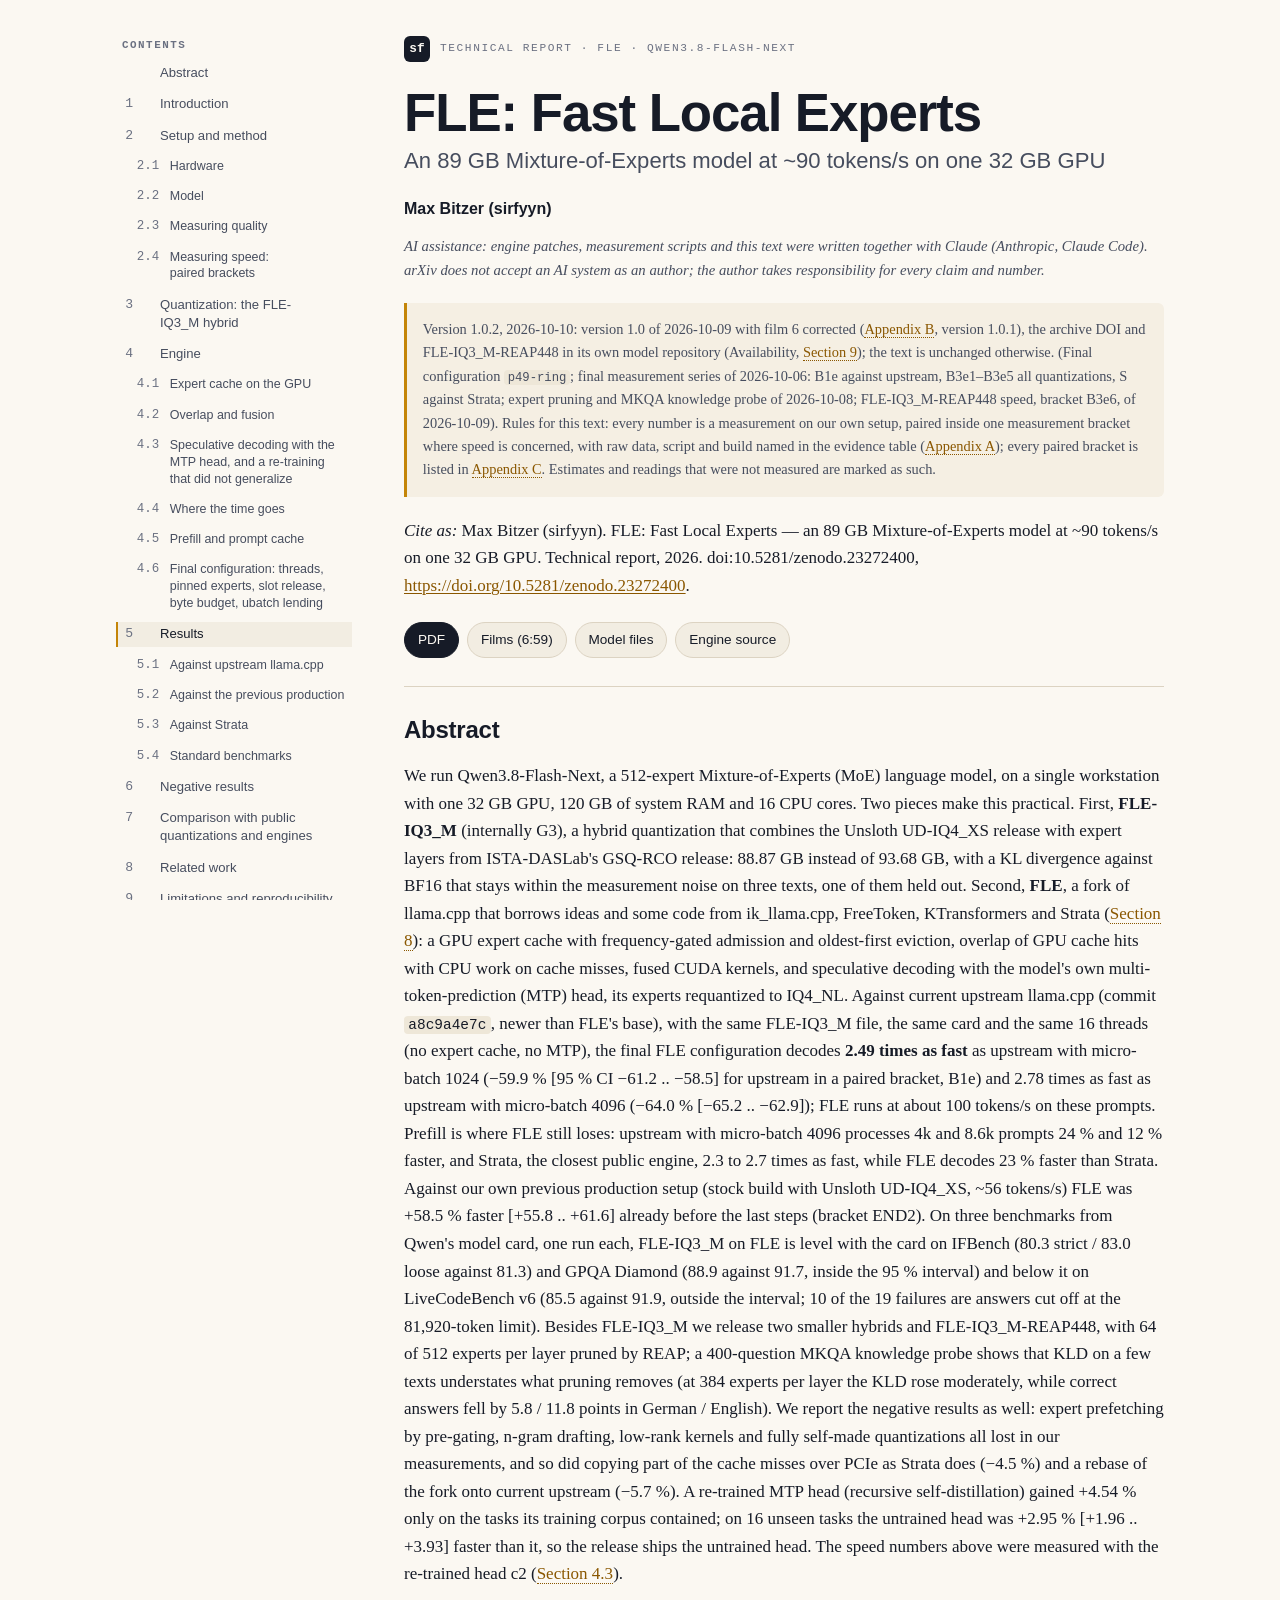
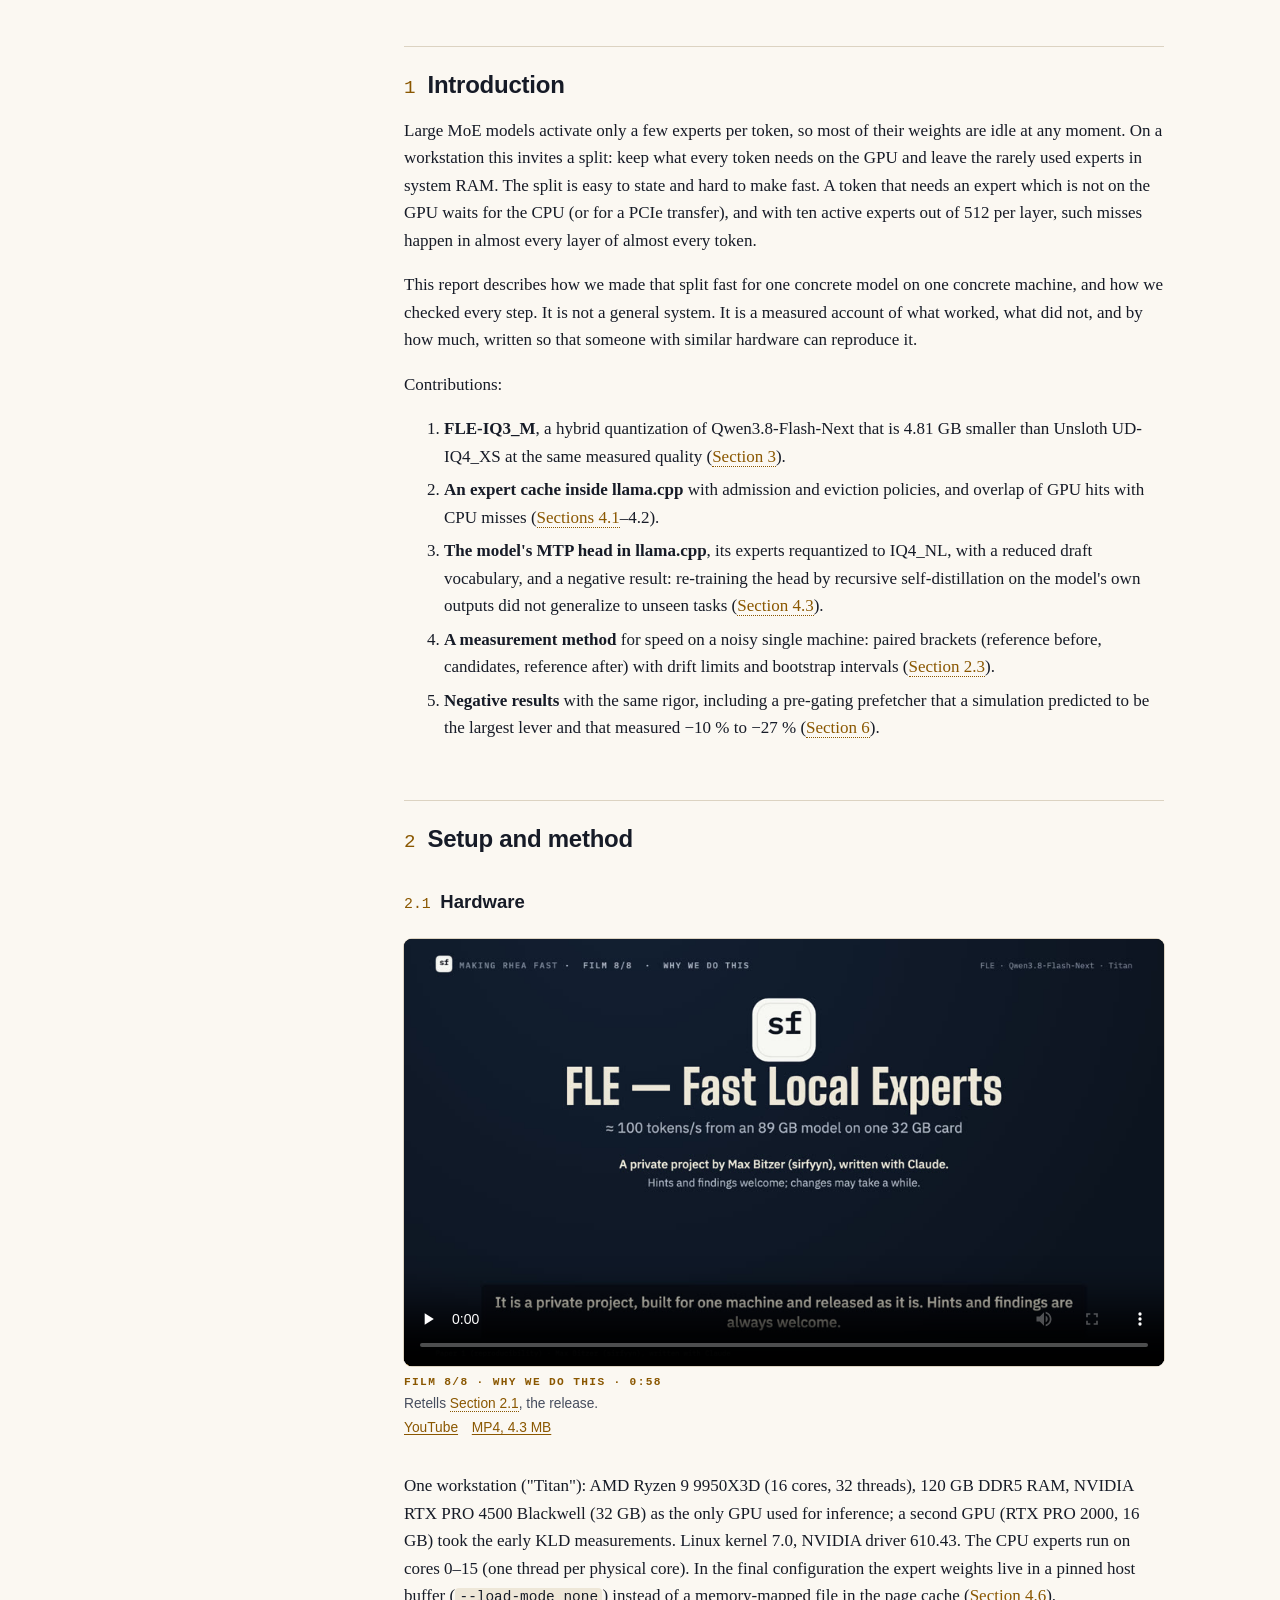
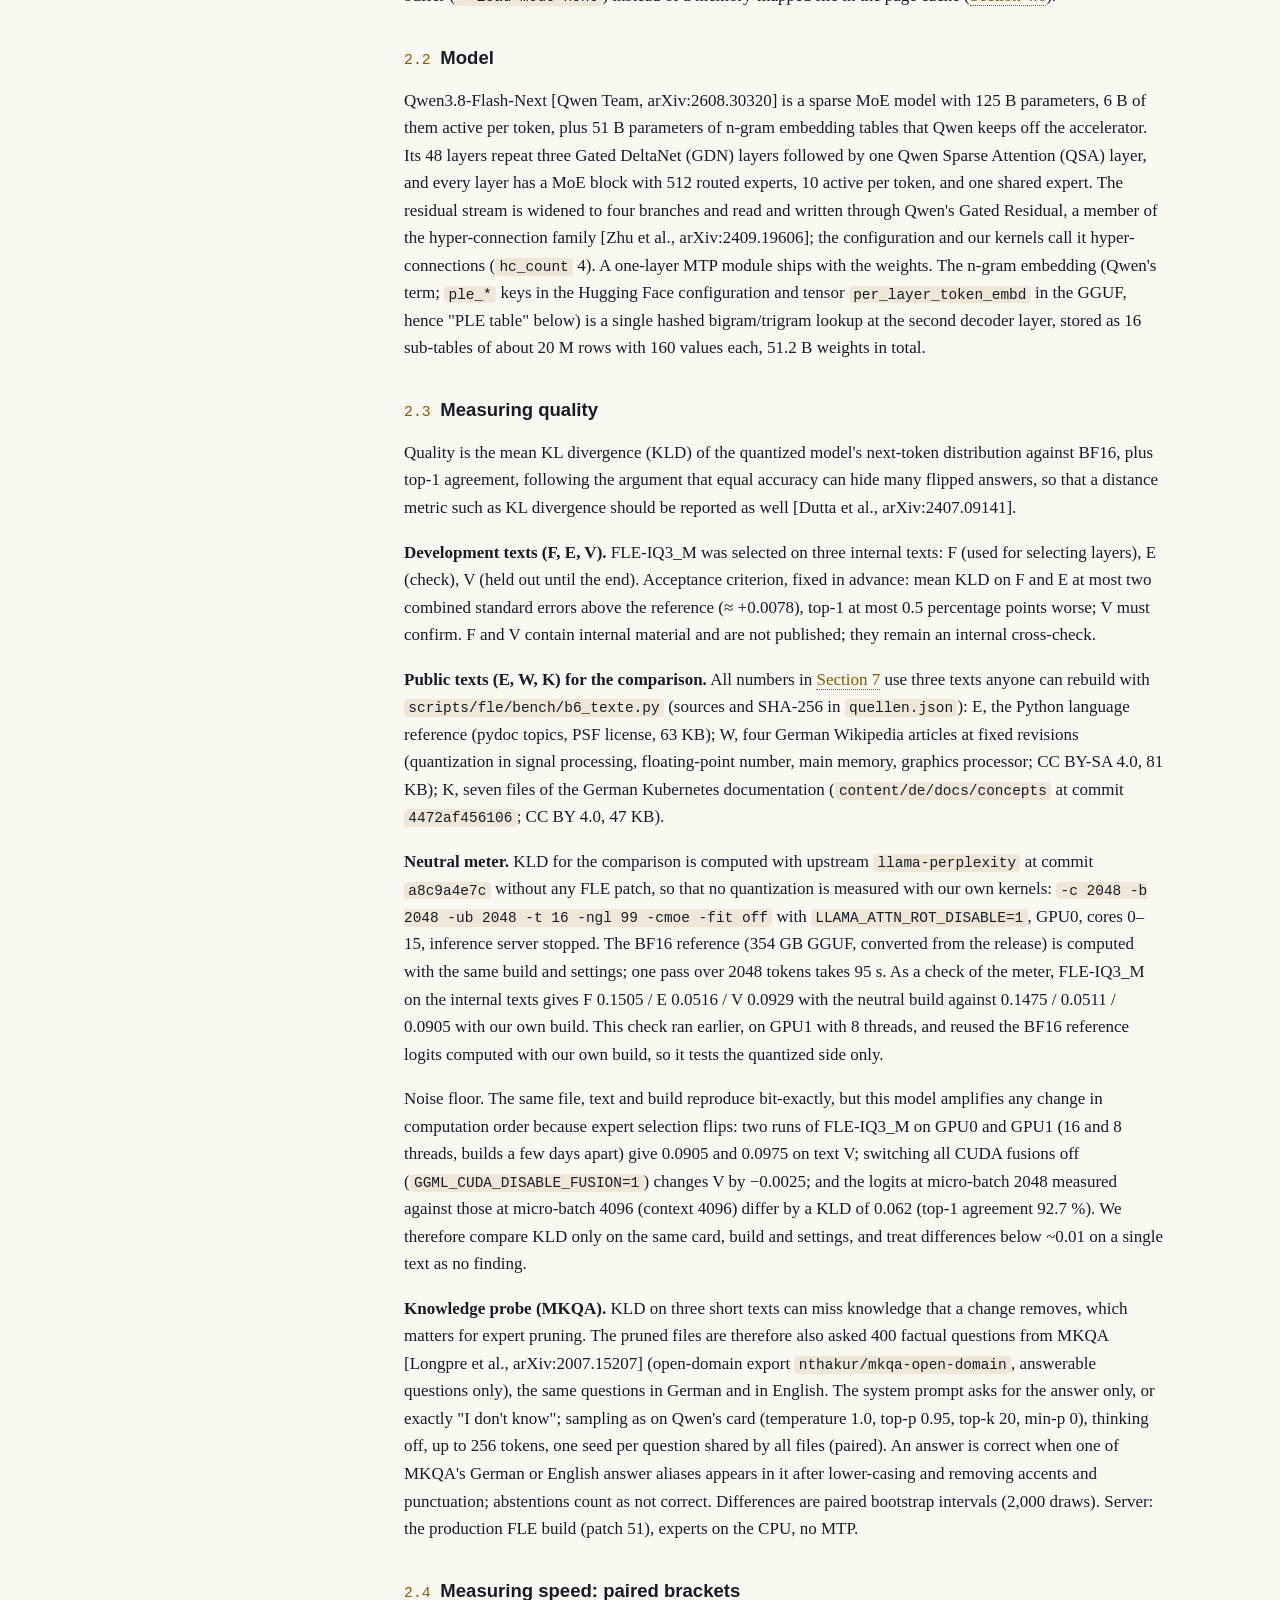
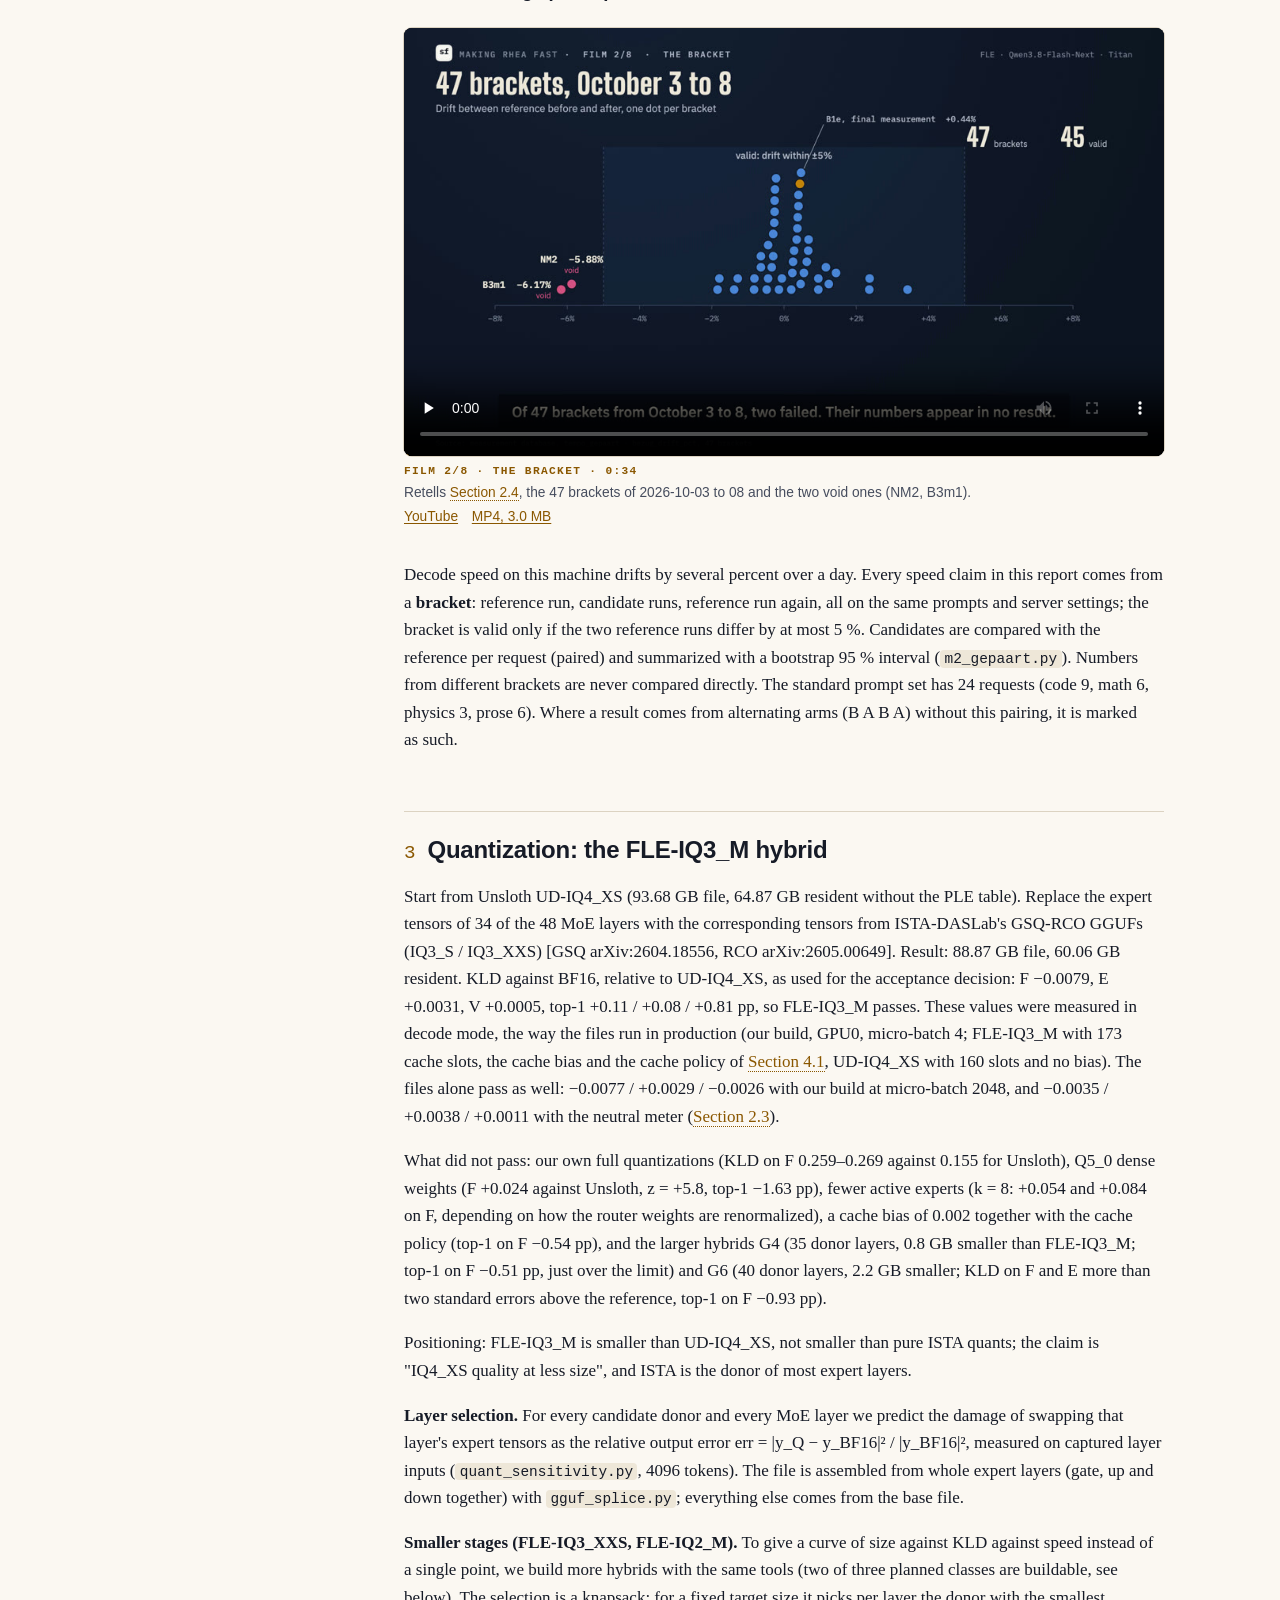
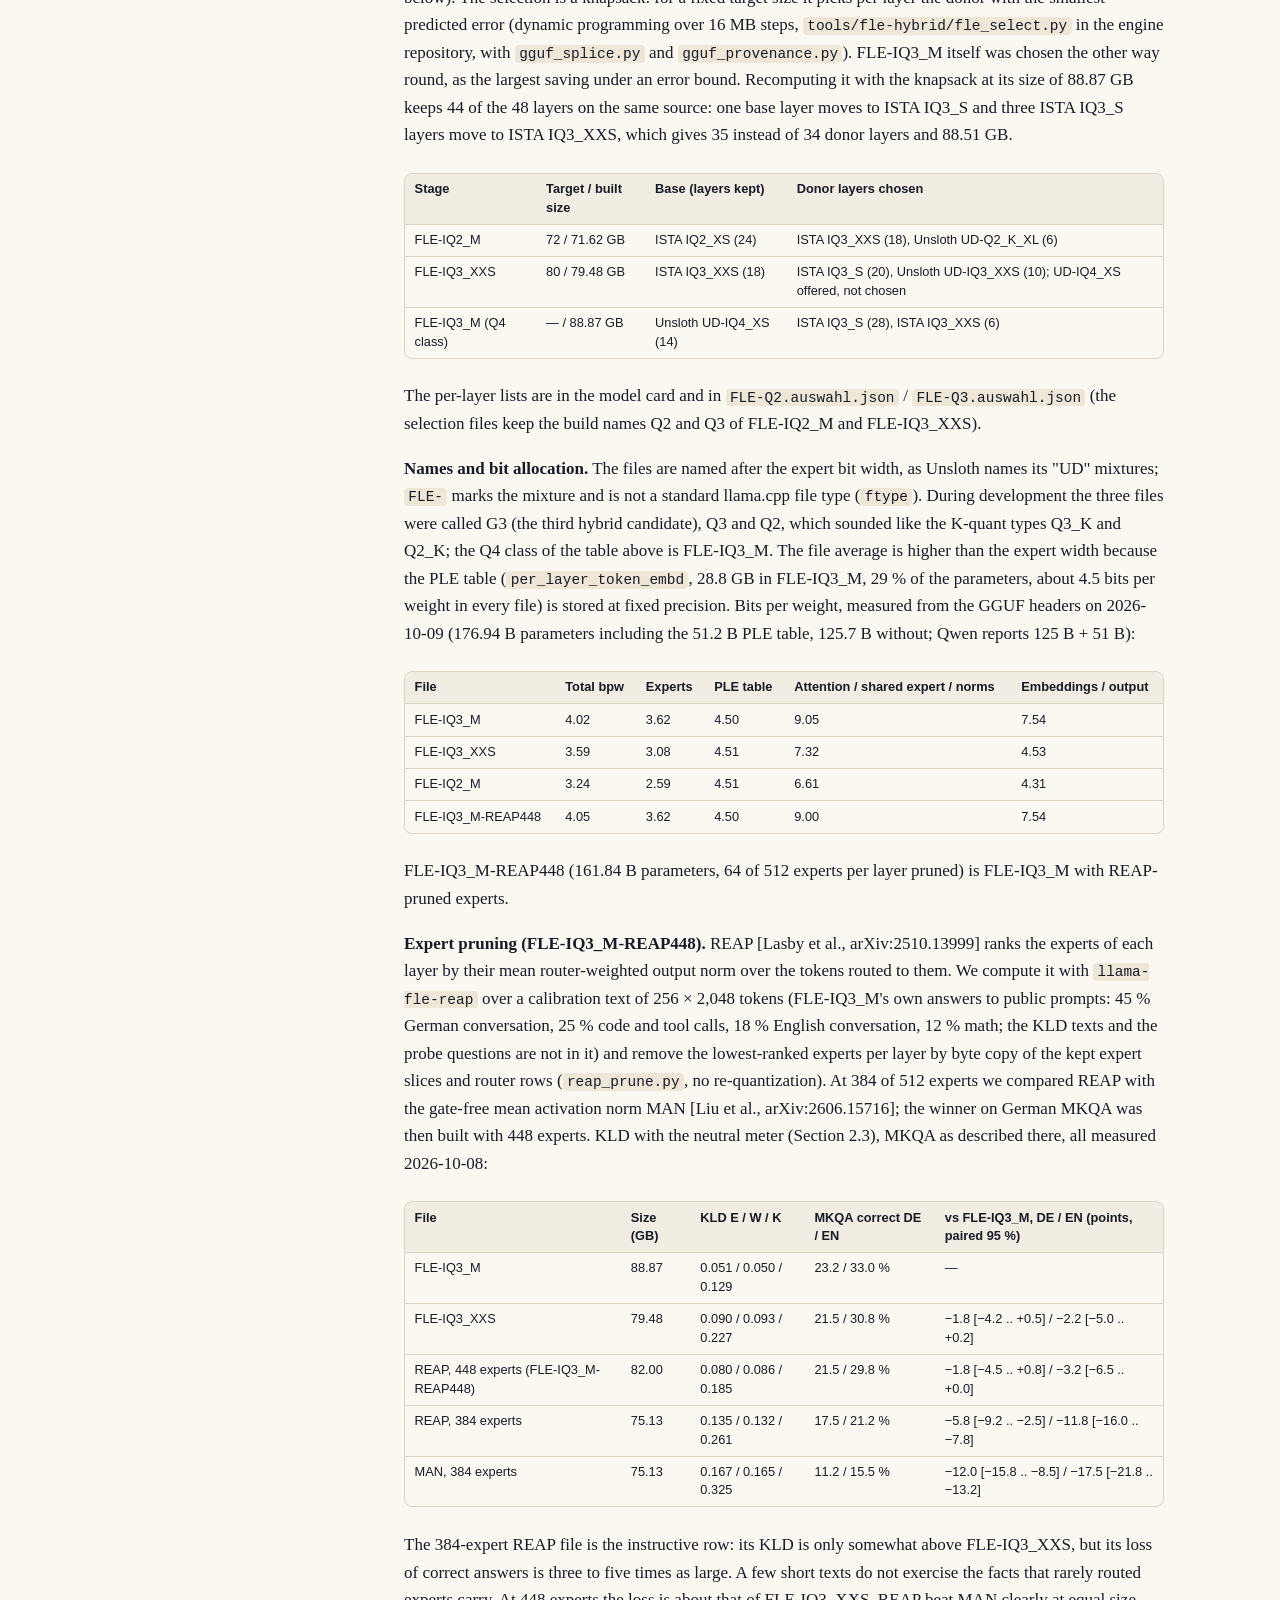
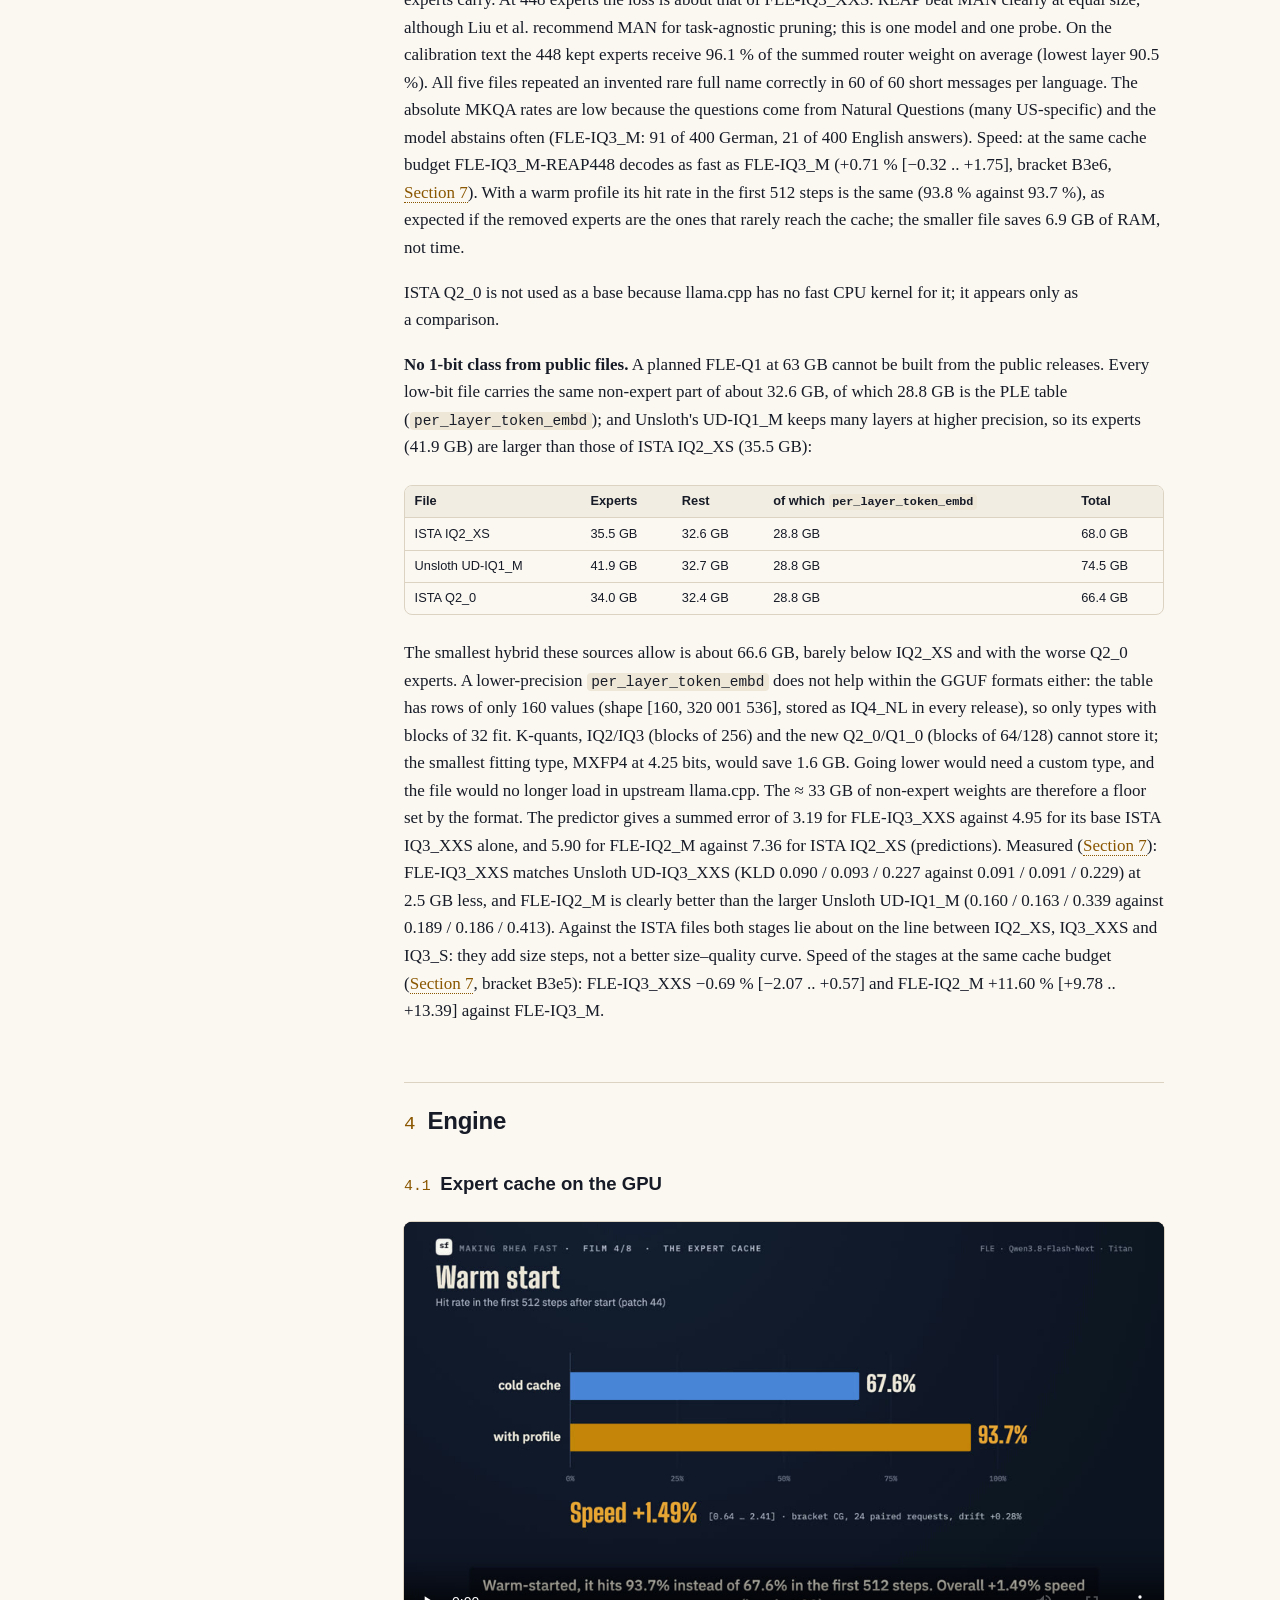
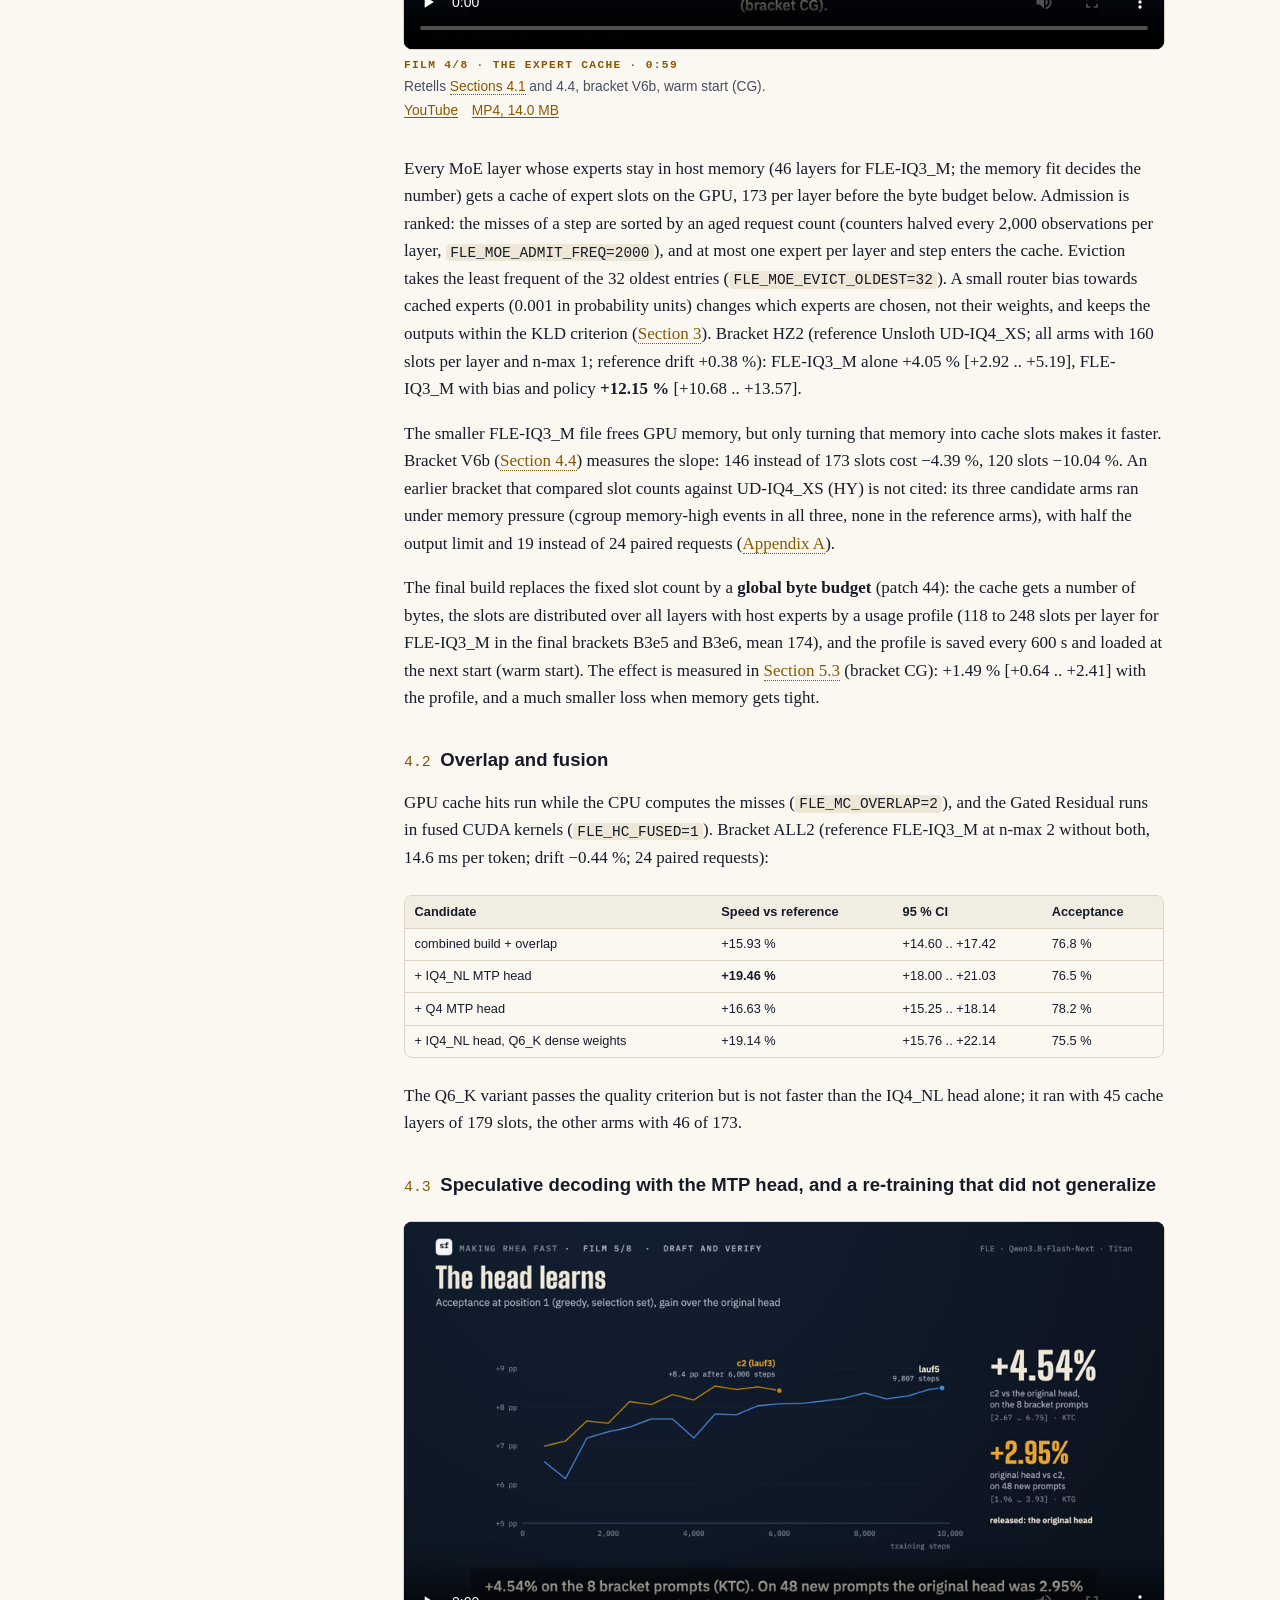
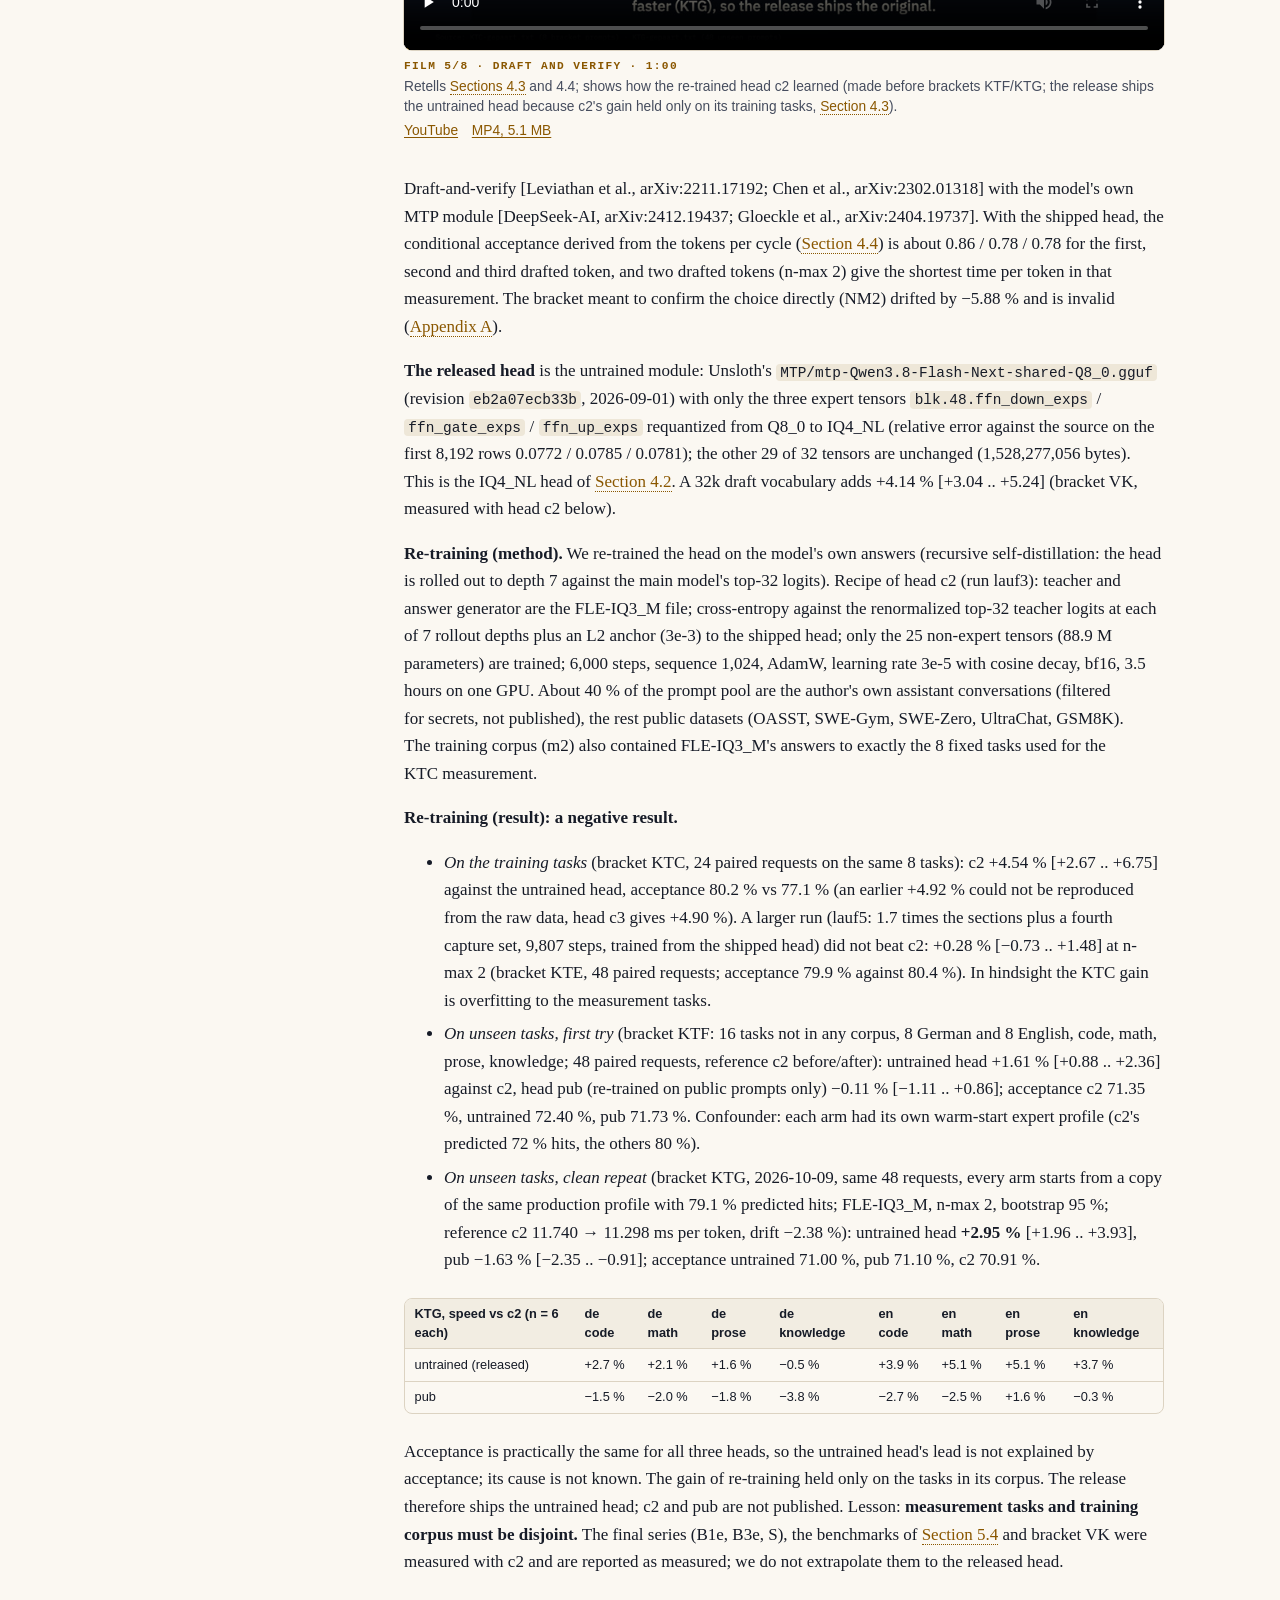
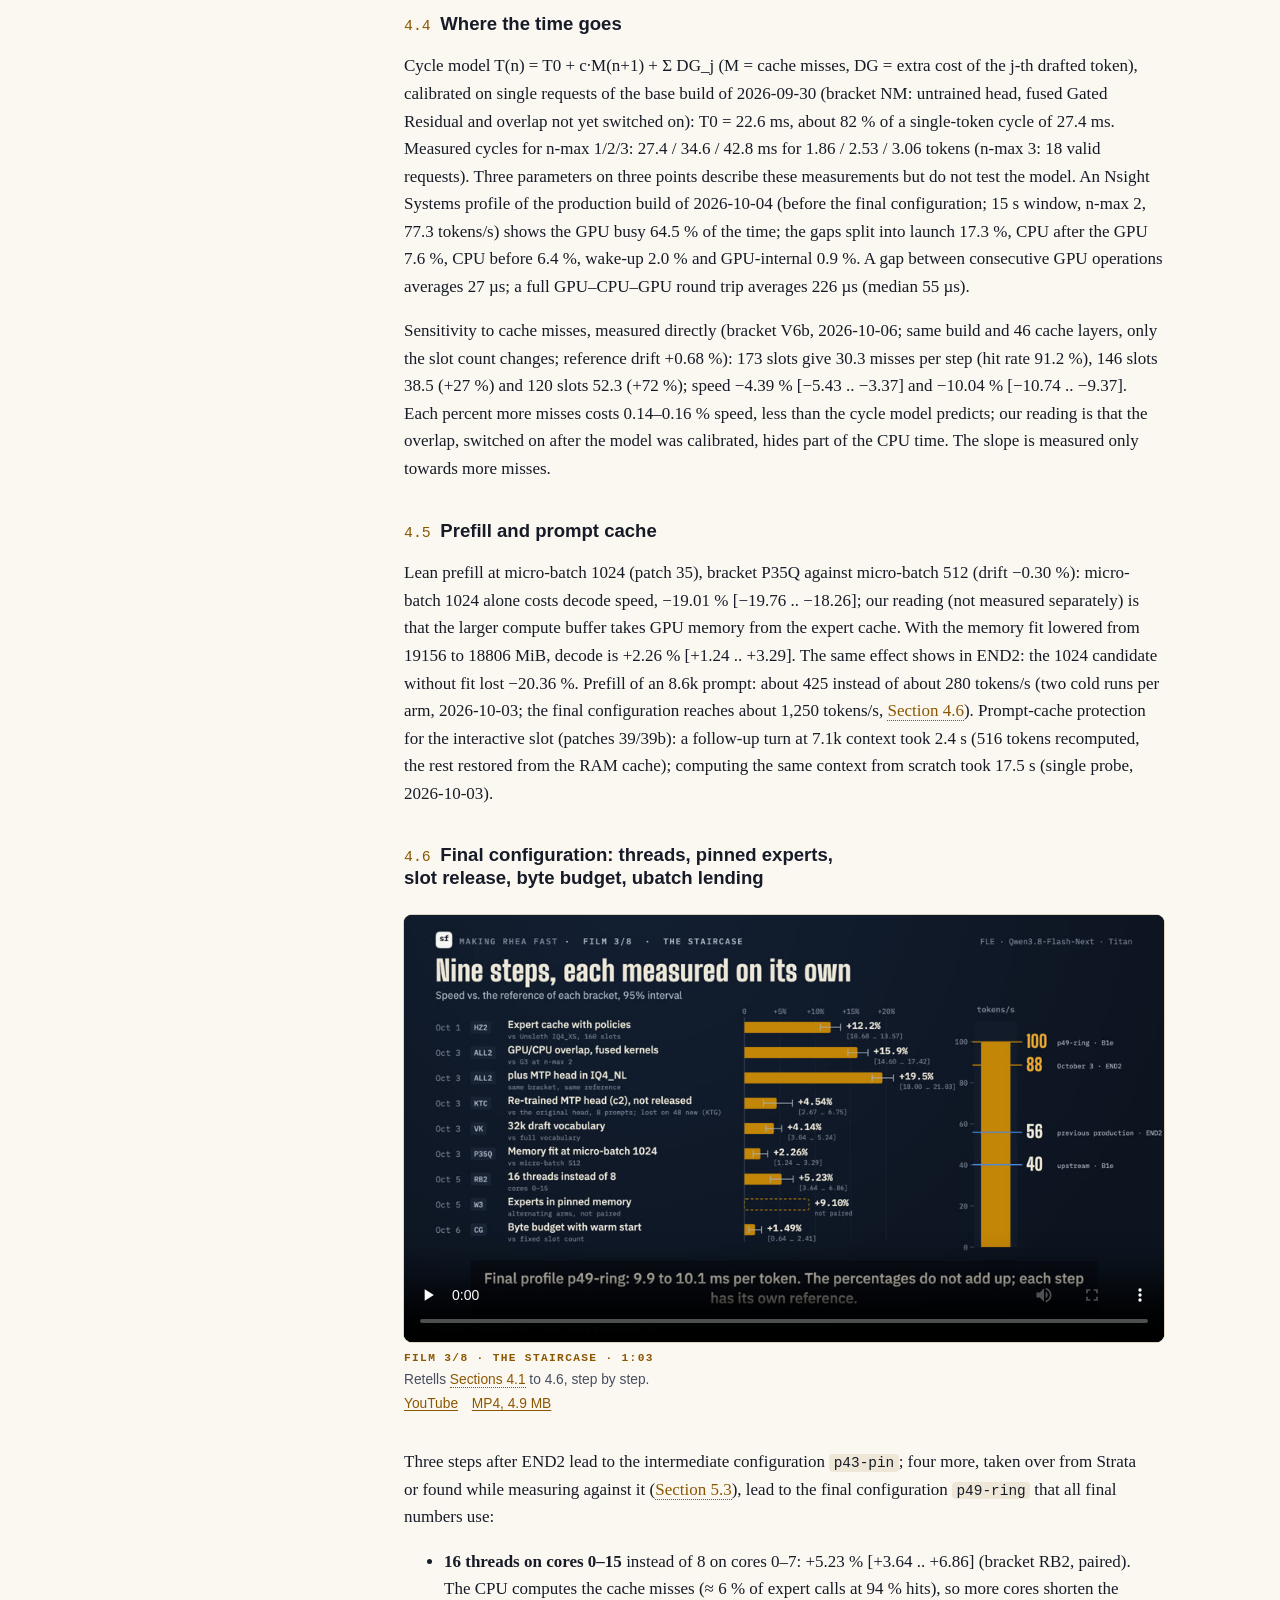
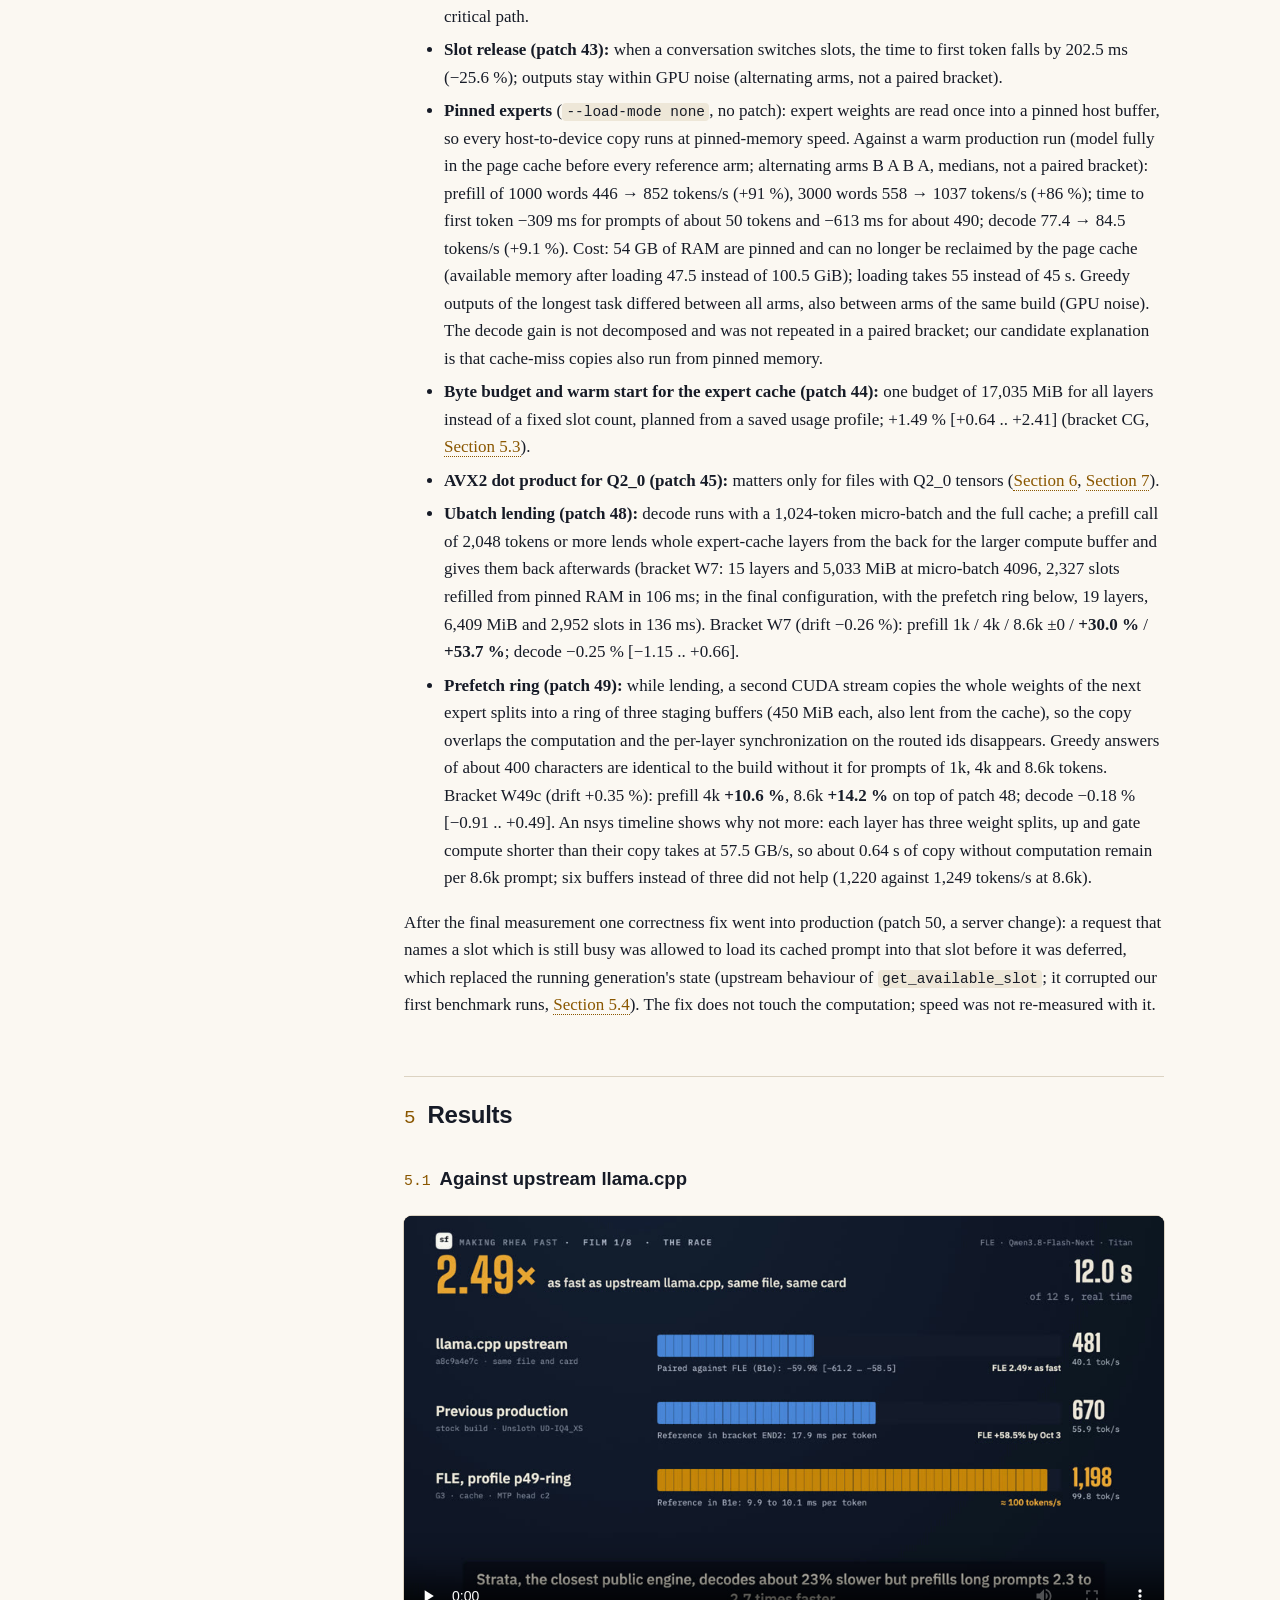
<file: index.html>
<!doctype html>
<html lang="en">
<head>
<meta charset="utf-8">
<meta name="viewport" content="width=device-width, initial-scale=1, viewport-fit=cover">
<meta name="color-scheme" content="light dark">
<title>FLE: Fast Local Experts</title>
<meta name="description" content="An 89 GB Mixture-of-Experts model at ~90 tokens/s on one 32 GB GPU">
<meta name="author" content="Max Bitzer (sirfyyn)">
<link rel="canonical" href="https://sirfyyn.github.io/FastLocalExperts/">
<meta property="og:type" content="article">
<meta property="og:title" content="FLE: Fast Local Experts">
<meta property="og:description" content="An 89 GB Mixture-of-Experts model at ~90 tokens/s on one 32 GB GPU">
<meta property="og:url" content="https://sirfyyn.github.io/FastLocalExperts/">
<meta property="og:image" content="https://sirfyyn.de/assets/og-fle.png">
<meta property="og:image:alt" content="FLE, Fast Local Experts: technical report, about 90 tokens per second on one 32 GB GPU">
<meta name="twitter:card" content="summary_large_image">
<meta name="citation_title" content="FLE: Fast Local Experts">
<meta name="citation_author" content="Bitzer, Max">
<meta name="citation_publication_date" content="2026/10/10">
<meta name="citation_doi" content="10.5281/zenodo.23272400">
<meta name="citation_language" content="en">
<meta name="citation_pdf_url" content="https://sirfyyn.github.io/FastLocalExperts/fle-paper.pdf">
<script type="application/ld+json">{"@context": "https://schema.org", "@type": "ScholarlyArticle", "headline": "FLE: Fast Local Experts", "description": "An 89 GB Mixture-of-Experts model at ~90 tokens/s on one 32 GB GPU", "url": "https://sirfyyn.github.io/FastLocalExperts/", "inLanguage": "en", "datePublished": "2026-10-10", "identifier": "https://doi.org/10.5281/zenodo.23272400", "author": {"@type": "Person", "name": "Max Bitzer", "url": "https://sirfyyn.de/", "sameAs": ["https://github.com/sirfyyn", "https://huggingface.co/sirfyyn"]}, "encoding": {"@type": "MediaObject", "contentUrl": "https://sirfyyn.github.io/FastLocalExperts/fle-paper.pdf", "encodingFormat": "application/pdf"}, "isBasedOn": "https://github.com/sirfyyn/FastLocalExperts", "license": "https://github.com/sirfyyn/FastLocalExperts/blob/main/LICENSE"}</script>
<style>
/* FLE paper. Colours follow the films "Making Rhea Fast": night blue, moon ivory, FLE amber. System fonts only,
   so the page makes no request to a third party until a film is played. */
:root {
  --bg: #FBF8F2; --surface: #F2EDE2; --rule: #DCD3C2; --ink: #161B27; --ink-2: #464D5E; --muted: #6B7182;
  --accent: #8A5700; --accent-strong: #C48508; --code-bg: #EEE7D8; --quote-bg: #F5EFE3; --screen: #0D1320;
  --serif: Charter, "Bitstream Charter", "Sitka Text", Cambria, "Noto Serif", Georgia, serif;
  --sans: -apple-system, BlinkMacSystemFont, "Segoe UI", Roboto, "Helvetica Neue", Arial, sans-serif;
  --mono: ui-monospace, "SF Mono", Menlo, Consolas, "Liberation Mono", monospace;
}
* { box-sizing: border-box; }
html { -webkit-text-size-adjust: 100%; }
body { margin: 0; background: var(--bg); color: var(--ink); font-family: var(--serif); }
h1, h2, h3, h4 { font-family: var(--sans); color: var(--ink); line-height: 1.2; text-wrap: balance; }
.num { font-family: var(--mono); font-weight: 500; font-size: .8em; color: var(--accent); margin-right: .3em; }
a { color: var(--accent); text-decoration-thickness: 1px; text-underline-offset: 2px; overflow-wrap: anywhere; }
a.ref { text-decoration: none; border-bottom: 1px dotted currentColor; }
code { font-family: var(--mono); font-size: .85em; background: var(--code-bg); padding: .06em .3em; border-radius: 4px;
  overflow-wrap: anywhere; }
blockquote { margin: 1.4em 0; padding: .7em 1.1em; border-left: 3px solid var(--accent-strong); background: var(--quote-bg);
  color: var(--ink-2); border-radius: 0 6px 6px 0; }
blockquote p { margin: .35em 0; }
table { border-collapse: collapse; width: 100%; font-family: var(--sans); font-variant-numeric: tabular-nums; }
th, td { text-align: left; vertical-align: top; border-bottom: 1px solid var(--rule); }
th { background: var(--surface); font-weight: 600; }
tbody tr:last-child td { border-bottom: 0; }
td code, th code { font-size: .92em; }
.masthead .eyebrow { display: flex; align-items: center; gap: 10px; margin: 0; font: 500 .7rem/1 var(--mono);
  letter-spacing: .14em; text-transform: uppercase; color: var(--muted); }
.badge { display: inline-grid; place-items: center; width: 26px; height: 26px; border-radius: 6px; background: var(--ink);
  color: var(--bg); font: 700 .8rem/1 var(--mono); letter-spacing: 0; text-transform: none; }
.masthead h1 { margin: .45em 0 .1em; letter-spacing: -.02em; line-height: 1.04; }
.masthead .subtitle { margin: 0 0 1em; font-family: var(--sans); color: var(--ink-2); text-wrap: balance; }
.front > p:first-child { font: 600 1rem/1.4 var(--sans); margin: 0 0 .4em; }
.front > p:nth-child(2) { color: var(--ink-2); }
footer { color: var(--muted); font-family: var(--sans); border-top: 1px solid var(--rule); }
@media (prefers-color-scheme: dark) {
  :root:not([data-theme="light"]) { --bg: #0D1320; --surface: #131B2B; --rule: #26324A; --ink: #EDE7D9; --ink-2: #AEB4C2;
    --muted: #7A8396; --accent: #E9A531; --accent-strong: #C48508; --code-bg: #18223A; --quote-bg: #111A2B;
    color-scheme: dark; }
}
:root[data-theme="dark"] { --bg: #0D1320; --surface: #131B2B; --rule: #26324A; --ink: #EDE7D9; --ink-2: #AEB4C2;
  --muted: #7A8396; --accent: #E9A531; --accent-strong: #C48508; --code-bg: #18223A; --quote-bg: #111A2B;
  color-scheme: dark; }
body { font-size: 1.0625rem; line-height: 1.62; }
.skip { position: absolute; left: -999px; top: 8px; z-index: 10; padding: .5em .8em; background: var(--ink); color: var(--bg);
  border-radius: 6px; font-family: var(--sans); }
.skip:focus { left: 12px; }
.page { display: grid; grid-template-columns: minmax(0, 1fr); max-width: 1160px; margin: 0 auto; padding-inline: 20px; }
main { min-width: 0; max-width: 760px; width: 100%; margin: 0 auto; padding-block: 36px 72px; }
.masthead { padding-bottom: 22px; border-bottom: 1px solid var(--rule); }
.masthead h1 { font-size: clamp(2.1rem, 6vw, 3.3rem); }
.masthead .subtitle { font-size: clamp(1.1rem, 2.6vw, 1.38rem); line-height: 1.35; }
.front > p:nth-child(2) { font-size: .92rem; }
.front blockquote { font-size: .9rem; }
.actions { display: flex; flex-wrap: wrap; gap: 8px; margin: 1.3em 0 .4em; }
.actions a { display: inline-flex; align-items: center; min-height: 36px; padding: 0 .95em; border: 1px solid var(--rule);
  border-radius: 999px; background: var(--surface); color: var(--ink); font: 500 .85rem/1 var(--sans); text-decoration: none; }
.actions a:hover { border-color: var(--accent-strong); }
.actions a.primary { background: var(--ink); color: var(--bg); border-color: var(--ink); }
h2 { font-size: 1.5rem; letter-spacing: -.01em; margin: 2.4em 0 .7em; padding-top: 1em; border-top: 1px solid var(--rule); }
article > h2:first-child { border-top: 0; margin-top: 1.2em; padding-top: 0; }
h3 { font-size: 1.16rem; margin: 2em 0 .5em; }
h2, h3 { scroll-margin-top: 16px; }
p, li { text-wrap: pretty; }
li + li { margin-top: .35em; }
.table-wrap { overflow-x: auto; margin: 1.4em 0; border: 1px solid var(--rule); border-radius: 8px; max-width: 100%; }
.table-wrap:focus-visible { outline: 2px solid var(--accent-strong); outline-offset: 2px; }
table { font-size: .8rem; line-height: 1.45; }
th, td { padding: .5em .75em; }
figure.film { margin: 1.5em 0 2em; }
.screen { aspect-ratio: 16 / 9; max-width: 100%; border-radius: 8px; overflow: hidden; background: var(--screen);
  box-shadow: 0 0 0 1px var(--rule); }
.screen video { display: block; width: 100%; height: 100%; background: var(--screen); }
figure.film figcaption { display: grid; gap: .3em; margin-top: .65em; font: .86rem/1.45 var(--sans); color: var(--ink-2); }
.film-head { font: 600 .7rem/1.3 var(--mono); letter-spacing: .12em; text-transform: uppercase; color: var(--accent); }
.film-links { display: flex; flex-wrap: wrap; gap: .2em 1em; }
.toc-side { display: none; }
.toc-side ol, .toc-top ol { list-style: none; margin: 0; padding: 0; }
.toc-side a, .toc-top a { display: flex; gap: .55em; padding: .3em .55em; color: var(--ink-2); text-decoration: none;
  border-left: 2px solid transparent; font: .82rem/1.35 var(--sans); }
.toc-side a:hover, .toc-top a:hover { color: var(--ink); }
.toc-side a.active { color: var(--ink); border-left-color: var(--accent-strong); background: var(--surface); }
li.l3 a { padding-left: 1.5em; font-size: .78rem; }
.toc-num { font-family: var(--mono); color: var(--muted); min-width: 2.1em; flex: none; }
.toc-label { margin: 0 0 .8em .55em; font: 600 .68rem/1 var(--mono); letter-spacing: .14em; text-transform: uppercase;
  color: var(--muted); }
.toc-top { margin-top: 1em; border: 1px solid var(--rule); border-radius: 8px; padding: .55em .8em; background: var(--surface); }
.toc-top summary { cursor: pointer; font: 600 .85rem/1.6 var(--sans); }
.toc-top ol { margin-top: .4em; }
footer { margin-top: 4em; padding-top: 1.1em; font-size: .8rem; line-height: 1.5; }
@media (min-width: 1100px) {
  .page { grid-template-columns: 236px minmax(0, 760px); gap: 52px; justify-content: center; }
  .toc-side { display: block; position: sticky; top: 0; align-self: start; max-height: 100vh; overflow-y: auto;
    padding-block: 40px; }
  .toc-top { display: none; }
  main { margin: 0; }
}
@media (max-width: 520px) {
  body { font-size: 1rem; }
  h2 { font-size: 1.3rem; }
}
</style>
</head>
<body>
<a class="skip" href="#text">Skip to the text</a>
<div class="page">
<nav class="toc-side" aria-label="Contents"><p class="toc-label">Contents</p>
<ol>
<li class="l2"><a href="#abstract"><span class="toc-num"></span><span>Abstract</span></a></li>
<li class="l2"><a href="#s1"><span class="toc-num">1</span><span>Introduction</span></a></li>
<li class="l2"><a href="#s2"><span class="toc-num">2</span><span>Setup and method</span></a></li>
<li class="l3"><a href="#s2-1"><span class="toc-num">2.1</span><span>Hardware</span></a></li>
<li class="l3"><a href="#s2-2"><span class="toc-num">2.2</span><span>Model</span></a></li>
<li class="l3"><a href="#s2-3"><span class="toc-num">2.3</span><span>Measuring quality</span></a></li>
<li class="l3"><a href="#s2-4"><span class="toc-num">2.4</span><span>Measuring speed: paired brackets</span></a></li>
<li class="l2"><a href="#s3"><span class="toc-num">3</span><span>Quantization: the FLE-IQ3_M hybrid</span></a></li>
<li class="l2"><a href="#s4"><span class="toc-num">4</span><span>Engine</span></a></li>
<li class="l3"><a href="#s4-1"><span class="toc-num">4.1</span><span>Expert cache on the GPU</span></a></li>
<li class="l3"><a href="#s4-2"><span class="toc-num">4.2</span><span>Overlap and fusion</span></a></li>
<li class="l3"><a href="#s4-3"><span class="toc-num">4.3</span><span>Speculative decoding with the MTP head, and a re-training that did not generalize</span></a></li>
<li class="l3"><a href="#s4-4"><span class="toc-num">4.4</span><span>Where the time goes</span></a></li>
<li class="l3"><a href="#s4-5"><span class="toc-num">4.5</span><span>Prefill and prompt cache</span></a></li>
<li class="l3"><a href="#s4-6"><span class="toc-num">4.6</span><span>Final configuration: threads, pinned experts, slot release, byte budget, ubatch lending</span></a></li>
<li class="l2"><a href="#s5"><span class="toc-num">5</span><span>Results</span></a></li>
<li class="l3"><a href="#s5-1"><span class="toc-num">5.1</span><span>Against upstream llama.cpp</span></a></li>
<li class="l3"><a href="#s5-2"><span class="toc-num">5.2</span><span>Against the previous production</span></a></li>
<li class="l3"><a href="#s5-3"><span class="toc-num">5.3</span><span>Against Strata</span></a></li>
<li class="l3"><a href="#s5-4"><span class="toc-num">5.4</span><span>Standard benchmarks</span></a></li>
<li class="l2"><a href="#s6"><span class="toc-num">6</span><span>Negative results</span></a></li>
<li class="l2"><a href="#s7"><span class="toc-num">7</span><span>Comparison with public quantizations and engines</span></a></li>
<li class="l2"><a href="#s8"><span class="toc-num">8</span><span>Related work</span></a></li>
<li class="l2"><a href="#s9"><span class="toc-num">9</span><span>Limitations and reproducibility</span></a></li>
<li class="l2"><a href="#appendix-a"><span class="toc-num">A</span><span>Evidence table</span></a></li>
<li class="l2"><a href="#appendix-b"><span class="toc-num">B</span><span>Supplementary films</span></a></li>
<li class="l2"><a href="#appendix-c"><span class="toc-num">C</span><span>All paired brackets</span></a></li>
</ol>
</nav>
<main id="text">
<header class="masthead">
<p class="eyebrow"><span class="badge" aria-hidden="true">sf</span>Technical report · FLE · Qwen3.8-Flash-Next</p>
<h1>FLE: Fast Local Experts</h1>
<p class="subtitle">An 89 GB Mixture-of-Experts model at ~90 tokens/s on one 32 GB GPU</p>
<div class="front">
<p>Max Bitzer (sirfyyn)</p>
<p><em>AI assistance: engine patches, measurement scripts and this text were written together with Claude (Anthropic,
Claude Code). arXiv does not accept an AI system as an author; the author takes responsibility for every claim and number.</em></p>
<blockquote>
<p>Version 1.0.2, 2026-10-10: version 1.0 of 2026-10-09 with film 6 corrected (<a class="ref" href="#appendix-b">Appendix B</a>, version 1.0.1), the archive
DOI and FLE-IQ3_M-REAP448 in its own model repository (Availability, <a class="ref" href="#s9">Section 9</a>); the text is unchanged otherwise.
(Final configuration <code>p49-ring</code>; final measurement series of 2026-10-06: B1e against
upstream, B3e1–B3e5 all quantizations, S against Strata; expert pruning and MKQA knowledge probe of 2026-10-08;
FLE-IQ3_M-REAP448 speed, bracket B3e6, of 2026-10-09). Rules for this text: every number is a measurement on our
own setup, paired inside one measurement bracket where speed is concerned, with raw data, script and build named in
the evidence table (<a class="ref" href="#appendix-a">Appendix A</a>); every paired bracket is listed in <a class="ref" href="#appendix-c">Appendix C</a>. Estimates and readings that were not
measured are marked as such.</p>
</blockquote>
<p><em>Cite as:</em> Max Bitzer (sirfyyn). FLE: Fast Local Experts — an 89 GB Mixture-of-Experts model at ~90 tokens/s on one
32 GB GPU. Technical report, 2026. doi:10.5281/zenodo.23272400, <a href="https://doi.org/10.5281/zenodo.23272400">https://doi.org/10.5281/zenodo.23272400</a>.</p>
</div>
<nav class="actions" aria-label="Downloads and links"><a class="primary" href="fle-paper.pdf">PDF</a><a href="#film-complete">Films (6:59)</a><a href="https://huggingface.co/sirfyyn/Qwen3.8-Flash-Next-FLE-GGUF">Model files</a><a href="https://github.com/sirfyyn/FastLocalExperts">Engine source</a></nav>
<details class="toc-top"><summary>Contents</summary>
<ol>
<li class="l2"><a href="#abstract"><span class="toc-num"></span><span>Abstract</span></a></li>
<li class="l2"><a href="#s1"><span class="toc-num">1</span><span>Introduction</span></a></li>
<li class="l2"><a href="#s2"><span class="toc-num">2</span><span>Setup and method</span></a></li>
<li class="l3"><a href="#s2-1"><span class="toc-num">2.1</span><span>Hardware</span></a></li>
<li class="l3"><a href="#s2-2"><span class="toc-num">2.2</span><span>Model</span></a></li>
<li class="l3"><a href="#s2-3"><span class="toc-num">2.3</span><span>Measuring quality</span></a></li>
<li class="l3"><a href="#s2-4"><span class="toc-num">2.4</span><span>Measuring speed: paired brackets</span></a></li>
<li class="l2"><a href="#s3"><span class="toc-num">3</span><span>Quantization: the FLE-IQ3_M hybrid</span></a></li>
<li class="l2"><a href="#s4"><span class="toc-num">4</span><span>Engine</span></a></li>
<li class="l3"><a href="#s4-1"><span class="toc-num">4.1</span><span>Expert cache on the GPU</span></a></li>
<li class="l3"><a href="#s4-2"><span class="toc-num">4.2</span><span>Overlap and fusion</span></a></li>
<li class="l3"><a href="#s4-3"><span class="toc-num">4.3</span><span>Speculative decoding with the MTP head, and a re-training that did not generalize</span></a></li>
<li class="l3"><a href="#s4-4"><span class="toc-num">4.4</span><span>Where the time goes</span></a></li>
<li class="l3"><a href="#s4-5"><span class="toc-num">4.5</span><span>Prefill and prompt cache</span></a></li>
<li class="l3"><a href="#s4-6"><span class="toc-num">4.6</span><span>Final configuration: threads, pinned experts, slot release, byte budget, ubatch lending</span></a></li>
<li class="l2"><a href="#s5"><span class="toc-num">5</span><span>Results</span></a></li>
<li class="l3"><a href="#s5-1"><span class="toc-num">5.1</span><span>Against upstream llama.cpp</span></a></li>
<li class="l3"><a href="#s5-2"><span class="toc-num">5.2</span><span>Against the previous production</span></a></li>
<li class="l3"><a href="#s5-3"><span class="toc-num">5.3</span><span>Against Strata</span></a></li>
<li class="l3"><a href="#s5-4"><span class="toc-num">5.4</span><span>Standard benchmarks</span></a></li>
<li class="l2"><a href="#s6"><span class="toc-num">6</span><span>Negative results</span></a></li>
<li class="l2"><a href="#s7"><span class="toc-num">7</span><span>Comparison with public quantizations and engines</span></a></li>
<li class="l2"><a href="#s8"><span class="toc-num">8</span><span>Related work</span></a></li>
<li class="l2"><a href="#s9"><span class="toc-num">9</span><span>Limitations and reproducibility</span></a></li>
<li class="l2"><a href="#appendix-a"><span class="toc-num">A</span><span>Evidence table</span></a></li>
<li class="l2"><a href="#appendix-b"><span class="toc-num">B</span><span>Supplementary films</span></a></li>
<li class="l2"><a href="#appendix-c"><span class="toc-num">C</span><span>All paired brackets</span></a></li>
</ol>
</details>
</header>
<article>
<h2 id="abstract">Abstract</h2>
<p>We run Qwen3.8-Flash-Next, a 512-expert Mixture-of-Experts (MoE) language model, on a single workstation with
one 32 GB GPU, 120 GB of system RAM and 16 CPU cores. Two pieces make this practical. First, <strong>FLE-IQ3_M</strong> (internally G3), a hybrid
quantization that combines the Unsloth UD-IQ4_XS release with expert layers from ISTA-DASLab's GSQ-RCO
release: 88.87 GB instead of 93.68 GB, with a KL divergence against BF16 that stays within the measurement
noise on three texts, one of them held out. Second, <strong>FLE</strong>, a fork of llama.cpp that borrows ideas and some code from ik_llama.cpp, FreeToken,
KTransformers and Strata (<a class="ref" href="#s8">Section 8</a>): a GPU expert cache with
frequency-gated admission and oldest-first eviction, overlap of GPU cache hits with CPU work on cache misses,
fused CUDA kernels, and speculative decoding with the model's own multi-token-prediction (MTP) head, its experts
requantized to IQ4_NL. Against current upstream llama.cpp (commit <code>a8c9a4e7c</code>, newer than FLE's base), with the same FLE-IQ3_M file, the
same card and the same 16 threads (no expert cache, no MTP), the final FLE configuration decodes <strong>2.49 times as
fast</strong> as upstream with micro-batch 1024 (−59.9 % [95 % CI −61.2 .. −58.5] for upstream in a paired bracket, B1e)
and 2.78 times as fast as upstream with micro-batch 4096 (−64.0 % [−65.2 .. −62.9]); FLE runs at about 100 tokens/s
on these prompts. Prefill is where FLE still loses: upstream with micro-batch 4096 processes 4k and 8.6k prompts 24 %
and 12 % faster, and Strata, the closest public engine, 2.3 to 2.7 times as fast, while FLE decodes 23 % faster
than Strata. Against our own previous production setup (stock build with Unsloth UD-IQ4_XS, ~56 tokens/s) FLE was
+58.5 % faster [+55.8 .. +61.6] already before the last steps (bracket END2).
On three benchmarks from Qwen's model card, one run each, FLE-IQ3_M on FLE is level with the card on IFBench
(80.3 strict / 83.0 loose against 81.3) and GPQA Diamond (88.9 against 91.7, inside the 95 % interval) and
below it on LiveCodeBench v6 (85.5 against 91.9, outside the interval; 10 of the 19 failures are answers cut
off at the 81,920-token limit).
Besides FLE-IQ3_M we release two smaller hybrids and FLE-IQ3_M-REAP448, with 64 of 512 experts per layer pruned by
REAP; a 400-question MKQA knowledge probe shows that KLD on a few texts understates what pruning removes (at 384
experts per layer the KLD rose moderately, while correct answers fell by 5.8 / 11.8 points in German / English).
We report the negative results as well: expert prefetching by pre-gating, n-gram drafting, low-rank kernels
and fully self-made quantizations all lost in our measurements, and so did copying part of the cache misses over
PCIe as Strata does (−4.5 %) and a rebase of the fork onto current upstream (−5.7 %). A re-trained MTP head
(recursive self-distillation) gained +4.54 % only on the tasks its training corpus contained; on 16 unseen tasks the
untrained head was +2.95 % [+1.96 .. +3.93] faster than it, so the release ships the untrained head. The speed
numbers above were measured with the re-trained head c2 (<a class="ref" href="#s4-3">Section 4.3</a>).</p>
<h2 id="s1"><span class="num">1</span> Introduction</h2>
<p>Large MoE models activate only a few experts per token, so most of their weights are idle at any moment. On a
workstation this invites a split: keep what every token needs on the GPU and leave the rarely used experts in
system RAM. The split is easy to state and hard to make fast. A token that needs an expert which is not on the
GPU waits for the CPU (or for a PCIe transfer), and with ten active experts out of 512 per layer, such misses
happen in almost every layer of almost every token.</p>
<p>This report describes how we made that split fast for one concrete model on one concrete machine, and how we
checked every step. It is not a general system. It is a measured account of what worked, what did not, and by
how much, written so that someone with similar hardware can reproduce it.</p>
<p>Contributions:</p>
<ol>
<li><strong>FLE-IQ3_M</strong>, a hybrid quantization of Qwen3.8-Flash-Next that is 4.81 GB smaller than Unsloth UD-IQ4_XS at the
same measured quality (<a class="ref" href="#s3">Section 3</a>).</li>
<li><strong>An expert cache inside llama.cpp</strong> with admission and eviction policies, and overlap of GPU hits with CPU
misses (<a class="ref" href="#s4-1">Sections 4.1</a>–4.2).</li>
<li><strong>The model's MTP head in llama.cpp</strong>, its experts requantized to IQ4_NL, with a reduced draft vocabulary, and a
negative result: re-training the head by recursive self-distillation on the model's own outputs did not
generalize to unseen tasks (<a class="ref" href="#s4-3">Section 4.3</a>).</li>
<li><strong>A measurement method</strong> for speed on a noisy single machine: paired brackets (reference before, candidates,
reference after) with drift limits and bootstrap intervals (<a class="ref" href="#s2-3">Section 2.3</a>).</li>
<li><strong>Negative results</strong> with the same rigor, including a pre-gating prefetcher that a simulation predicted to be
the largest lever and that measured −10 % to −27 % (<a class="ref" href="#s6">Section 6</a>).</li>
</ol>
<h2 id="s2"><span class="num">2</span> Setup and method</h2>
<h3 id="s2-1"><span class="num">2.1</span> Hardware</h3>
<figure class="film" id="film-8">
<div class="screen"><video controls preload="none" playsinline width="1920" height="1080" poster="media/making-rhea-fast-8.jpg" aria-label="Film 8: Why we do this"><source src="https://huggingface.co/sirfyyn/Qwen3.8-Flash-Next-FLE-GGUF/resolve/main/media/making-rhea-fast-8.mp4" type="video/mp4"><a href="https://huggingface.co/sirfyyn/Qwen3.8-Flash-Next-FLE-GGUF/resolve/main/media/making-rhea-fast-8.mp4">making-rhea-fast-8.mp4</a></video></div>
<figcaption><span class="film-head">Film 8/8 · Why we do this · 0:58</span><span class="film-text">Retells <a class="ref" href="#s2-1">Section 2.1</a>, the release.</span><span class="film-links"><a href="https://youtu.be/2ZznZt1iCUw">YouTube</a><a href="https://huggingface.co/sirfyyn/Qwen3.8-Flash-Next-FLE-GGUF/resolve/main/media/making-rhea-fast-8.mp4">MP4, 4.3 MB</a></span></figcaption>
</figure>
<p>One workstation (&quot;Titan&quot;): AMD Ryzen 9 9950X3D (16 cores, 32 threads), 120 GB DDR5 RAM, NVIDIA RTX PRO 4500
Blackwell (32 GB) as the only GPU used for inference; a second GPU (RTX PRO 2000, 16 GB) took the early KLD
measurements. Linux kernel 7.0, NVIDIA driver 610.43. The CPU experts run on cores 0–15 (one thread per physical
core). In the final configuration the expert weights live in a pinned host buffer (<code>--load-mode none</code>) instead
of a memory-mapped file in the page cache (<a class="ref" href="#s4-6">Section 4.6</a>).</p>
<h3 id="s2-2"><span class="num">2.2</span> Model</h3>
<p>Qwen3.8-Flash-Next [Qwen Team, arXiv:2608.30320] is a sparse MoE model with 125 B parameters, 6 B of them active per
token, plus 51 B parameters of n-gram embedding tables that Qwen keeps off the accelerator. Its 48 layers repeat three
Gated DeltaNet (GDN) layers followed by one Qwen Sparse Attention (QSA) layer, and every layer has a MoE block with 512
routed experts, 10 active per token, and one shared expert. The residual stream is widened to four branches and read
and written through Qwen's Gated Residual, a member of the hyper-connection family [Zhu et al., arXiv:2409.19606]; the
configuration and our kernels call it hyper-connections (<code>hc_count</code> 4). A one-layer MTP module ships with the weights.
The n-gram embedding (Qwen's term; <code>ple_*</code> keys in the Hugging Face configuration and tensor <code>per_layer_token_embd</code> in
the GGUF, hence &quot;PLE table&quot; below) is a single hashed bigram/trigram lookup at the second decoder layer, stored as 16
sub-tables of about 20 M rows with 160 values each, 51.2 B weights in total.</p>
<h3 id="s2-3"><span class="num">2.3</span> Measuring quality</h3>
<p>Quality is the mean KL divergence (KLD) of the quantized model's next-token distribution against BF16, plus top-1
agreement, following the argument that equal accuracy can hide many flipped answers, so that a distance metric such as
KL divergence should be reported as well [Dutta et al., arXiv:2407.09141].</p>
<p><strong>Development texts (F, E, V).</strong> FLE-IQ3_M was selected on three internal texts: F (used for selecting layers), E (check),
V (held out until the end). Acceptance criterion, fixed in advance: mean KLD on F and E at most two combined
standard errors above the reference (≈ +0.0078), top-1 at most 0.5 percentage points worse; V must confirm. F and
V contain internal material and are not published; they remain an internal cross-check.</p>
<p><strong>Public texts (E, W, K) for the comparison.</strong> All numbers in <a class="ref" href="#s7">Section 7</a> use three texts anyone can rebuild with
<code>scripts/fle/bench/b6_texte.py</code> (sources and SHA-256 in <code>quellen.json</code>): E, the Python language reference (pydoc
topics, PSF license, 63 KB); W, four German Wikipedia articles at fixed revisions (quantization in signal
processing, floating-point number, main memory, graphics processor; CC BY-SA 4.0, 81 KB); K, seven files of the
German Kubernetes documentation (<code>content/de/docs/concepts</code> at commit <code>4472af456106</code>; CC BY 4.0, 47 KB).</p>
<p><strong>Neutral meter.</strong> KLD for the comparison is computed with upstream <code>llama-perplexity</code> at commit <code>a8c9a4e7c</code>
without any FLE patch, so that no quantization is measured with our own kernels: <code>-c 2048 -b 2048 -ub 2048 -t 16 -ngl 99 -cmoe -fit off</code> with <code>LLAMA_ATTN_ROT_DISABLE=1</code>, GPU0, cores 0–15, inference server stopped. The BF16 reference
(354 GB GGUF, converted from the release) is computed with the same build and settings; one pass over 2048 tokens takes
95 s. As a check of the meter, FLE-IQ3_M on the internal texts gives F 0.1505 / E 0.0516 / V 0.0929 with the neutral
build against 0.1475 / 0.0511 / 0.0905 with our own build. This check ran earlier, on GPU1 with 8 threads, and reused
the BF16 reference logits computed with our own build, so it tests the quantized side only.</p>
<p>Noise floor. The same file, text and build reproduce bit-exactly, but this model amplifies any change in
computation order because expert selection flips: two runs of FLE-IQ3_M on GPU0 and GPU1 (16 and 8 threads, builds
a few days apart) give 0.0905 and 0.0975 on text V; switching all CUDA fusions off (<code>GGML_CUDA_DISABLE_FUSION=1</code>)
changes V by −0.0025; and the logits at micro-batch 2048 measured against those at micro-batch 4096 (context 4096)
differ by a KLD of 0.062 (top-1 agreement 92.7 %). We therefore compare KLD only on the same card, build and
settings, and treat differences below ~0.01 on a single text as no finding.</p>
<p><strong>Knowledge probe (MKQA).</strong> KLD on three short texts can miss knowledge that a change removes, which matters for
expert pruning. The pruned files are therefore also asked 400 factual questions from MKQA [Longpre et al.,
arXiv:2007.15207] (open-domain export <code>nthakur/mkqa-open-domain</code>, answerable questions only), the same questions in
German and in English. The system prompt asks for the answer only, or exactly &quot;I don't know&quot;; sampling as on Qwen's
card (temperature 1.0, top-p 0.95, top-k 20, min-p 0), thinking off, up to 256 tokens, one seed per question shared by
all files (paired). An answer is correct when one of MKQA's German or English answer aliases appears in it after
lower-casing and removing accents and punctuation; abstentions count as not correct. Differences are paired
bootstrap intervals (2,000 draws). Server: the production FLE build (patch 51), experts on the CPU, no MTP.</p>
<h3 id="s2-4"><span class="num">2.4</span> Measuring speed: paired brackets</h3>
<figure class="film" id="film-2">
<div class="screen"><video controls preload="none" playsinline width="1920" height="1080" poster="media/making-rhea-fast-2.jpg" aria-label="Film 2: The bracket"><source src="https://huggingface.co/sirfyyn/Qwen3.8-Flash-Next-FLE-GGUF/resolve/main/media/making-rhea-fast-2.mp4" type="video/mp4"><a href="https://huggingface.co/sirfyyn/Qwen3.8-Flash-Next-FLE-GGUF/resolve/main/media/making-rhea-fast-2.mp4">making-rhea-fast-2.mp4</a></video></div>
<figcaption><span class="film-head">Film 2/8 · The bracket · 0:34</span><span class="film-text">Retells <a class="ref" href="#s2-4">Section 2.4</a>, the 47 brackets of 2026-10-03 to 08 and the two void ones (NM2, B3m1).</span><span class="film-links"><a href="https://youtu.be/Bf6UE6DU2b4">YouTube</a><a href="https://huggingface.co/sirfyyn/Qwen3.8-Flash-Next-FLE-GGUF/resolve/main/media/making-rhea-fast-2.mp4">MP4, 3.0 MB</a></span></figcaption>
</figure>
<p>Decode speed on this machine drifts by several percent over a day. Every speed claim in this report comes from a
<strong>bracket</strong>: reference run, candidate runs, reference run again, all on the same prompts and server settings;
the bracket is valid only if the two reference runs differ by at most 5 %. Candidates are compared with the
reference per request (paired) and summarized with a bootstrap 95 % interval (<code>m2_gepaart.py</code>). Numbers from
different brackets are never compared directly. The standard prompt set has 24 requests (code 9, math 6,
physics 3, prose 6). Where a result comes from alternating arms (B A B A) without this pairing, it is marked as
such.</p>
<h2 id="s3"><span class="num">3</span> Quantization: the FLE-IQ3_M hybrid</h2>
<p>Start from Unsloth UD-IQ4_XS (93.68 GB file, 64.87 GB resident without the PLE table). Replace the expert tensors of
34 of the 48 MoE layers with the corresponding tensors from ISTA-DASLab's GSQ-RCO GGUFs (IQ3_S / IQ3_XXS) [GSQ
arXiv:2604.18556, RCO arXiv:2605.00649]. Result: 88.87 GB file, 60.06 GB resident. KLD against BF16, relative to
UD-IQ4_XS, as used for the acceptance decision: F −0.0079, E +0.0031, V +0.0005, top-1 +0.11 / +0.08 / +0.81 pp, so
FLE-IQ3_M passes. These values were measured in decode mode, the way the files run in production (our build, GPU0,
micro-batch 4; FLE-IQ3_M with 173 cache slots, the cache bias and the cache policy of <a class="ref" href="#s4-1">Section 4.1</a>, UD-IQ4_XS with
160 slots and no bias). The files alone pass as well: −0.0077 / +0.0029 / −0.0026 with our build at micro-batch 2048,
and −0.0035 / +0.0038 / +0.0011 with the neutral meter (<a class="ref" href="#s2-3">Section 2.3</a>).</p>
<p>What did not pass: our own full quantizations (KLD on F 0.259–0.269 against 0.155 for Unsloth), Q5_0 dense weights
(F +0.024 against Unsloth, z = +5.8, top-1 −1.63 pp), fewer active experts (k = 8: +0.054 and +0.084 on F, depending
on how the router weights are renormalized), a cache bias of 0.002 together with the cache policy (top-1 on F
−0.54 pp), and the larger hybrids G4 (35 donor layers, 0.8 GB smaller than FLE-IQ3_M; top-1 on F −0.51 pp, just
over the limit) and G6 (40 donor layers, 2.2 GB smaller; KLD on F and E more than two standard errors above the
reference, top-1 on F −0.93 pp).</p>
<p>Positioning: FLE-IQ3_M is smaller than UD-IQ4_XS, not smaller than pure ISTA quants; the claim is &quot;IQ4_XS quality at
less size&quot;, and ISTA is the donor of most expert layers.</p>
<p><strong>Layer selection.</strong> For every candidate donor and every MoE layer we predict the damage of swapping that layer's
expert tensors as the relative output error err = |y_Q − y_BF16|² / |y_BF16|², measured on captured layer inputs
(<code>quant_sensitivity.py</code>, 4096 tokens). The file is assembled from whole expert layers (gate, up and down
together) with <code>gguf_splice.py</code>; everything else comes from the base file.</p>
<p><strong>Smaller stages (FLE-IQ3_XXS, FLE-IQ2_M).</strong> To give a curve of size against KLD against speed instead of a single point,
we build more hybrids with the same tools (two of three planned classes are buildable, see below). The selection is a knapsack: for a fixed target size it picks
per layer the donor with the smallest predicted error (dynamic programming over 16 MB steps,
<code>tools/fle-hybrid/fle_select.py</code> in the engine repository, with <code>gguf_splice.py</code> and <code>gguf_provenance.py</code>). FLE-IQ3_M
itself was chosen the other way round, as the largest saving under an error bound. Recomputing it with the knapsack at
its size of 88.87 GB keeps 44 of the 48 layers on the same source: one base layer moves to ISTA IQ3_S and three ISTA
IQ3_S layers move to ISTA IQ3_XXS, which gives 35 instead of 34 donor layers and 88.51 GB.</p>
<div class="table-wrap" role="region" aria-label="Table" tabindex="0"><table>
<thead>
<tr>
<th>Stage</th>
<th>Target / built size</th>
<th>Base (layers kept)</th>
<th>Donor layers chosen</th>
</tr>
</thead>
<tbody>
<tr>
<td>FLE-IQ2_M</td>
<td>72 / 71.62 GB</td>
<td>ISTA IQ2_XS (24)</td>
<td>ISTA IQ3_XXS (18), Unsloth UD-Q2_K_XL (6)</td>
</tr>
<tr>
<td>FLE-IQ3_XXS</td>
<td>80 / 79.48 GB</td>
<td>ISTA IQ3_XXS (18)</td>
<td>ISTA IQ3_S (20), Unsloth UD-IQ3_XXS (10); UD-IQ4_XS offered, not chosen</td>
</tr>
<tr>
<td>FLE-IQ3_M (Q4 class)</td>
<td>— / 88.87 GB</td>
<td>Unsloth UD-IQ4_XS (14)</td>
<td>ISTA IQ3_S (28), ISTA IQ3_XXS (6)</td>
</tr>
</tbody>
</table></div>
<p>The per-layer lists are in the model card and in <code>FLE-Q2.auswahl.json</code> / <code>FLE-Q3.auswahl.json</code> (the selection files keep
the build names Q2 and Q3 of FLE-IQ2_M and FLE-IQ3_XXS).</p>
<p><strong>Names and bit allocation.</strong> The files are named after the expert bit width, as Unsloth names its &quot;UD&quot; mixtures;
<code>FLE-</code> marks the mixture and is not a standard llama.cpp file type (<code>ftype</code>). During development the three files were
called G3 (the third hybrid candidate), Q3 and Q2, which sounded like the K-quant types Q3_K and Q2_K; the Q4 class of
the table above is FLE-IQ3_M. The file average is higher than the expert width because the PLE table
(<code>per_layer_token_embd</code>, 28.8 GB in FLE-IQ3_M, 29 % of the parameters, about 4.5 bits per weight in every file) is
stored at fixed precision. Bits per weight, measured from the GGUF headers on 2026-10-09 (176.94 B parameters including
the 51.2 B PLE table, 125.7 B without; Qwen reports 125 B + 51 B):</p>
<div class="table-wrap" role="region" aria-label="Table" tabindex="0"><table>
<thead>
<tr>
<th>File</th>
<th>Total bpw</th>
<th>Experts</th>
<th>PLE table</th>
<th>Attention / shared expert / norms</th>
<th>Embeddings / output</th>
</tr>
</thead>
<tbody>
<tr>
<td>FLE-IQ3_M</td>
<td>4.02</td>
<td>3.62</td>
<td>4.50</td>
<td>9.05</td>
<td>7.54</td>
</tr>
<tr>
<td>FLE-IQ3_XXS</td>
<td>3.59</td>
<td>3.08</td>
<td>4.51</td>
<td>7.32</td>
<td>4.53</td>
</tr>
<tr>
<td>FLE-IQ2_M</td>
<td>3.24</td>
<td>2.59</td>
<td>4.51</td>
<td>6.61</td>
<td>4.31</td>
</tr>
<tr>
<td>FLE-IQ3_M-REAP448</td>
<td>4.05</td>
<td>3.62</td>
<td>4.50</td>
<td>9.00</td>
<td>7.54</td>
</tr>
</tbody>
</table></div>
<p>FLE-IQ3_M-REAP448 (161.84 B parameters, 64 of 512 experts per layer pruned) is FLE-IQ3_M with REAP-pruned experts.</p>
<p><strong>Expert pruning (FLE-IQ3_M-REAP448).</strong> REAP [Lasby et al., arXiv:2510.13999] ranks the experts of each layer by
their mean router-weighted output norm over the tokens routed to them. We compute it with <code>llama-fle-reap</code> over a
calibration text of 256 × 2,048 tokens (FLE-IQ3_M's own answers to public prompts: 45 % German conversation, 25 % code
and tool calls, 18 % English conversation, 12 % math; the KLD texts and the probe questions are not in it) and remove
the lowest-ranked experts per layer by byte copy of the kept expert slices and router rows (<code>reap_prune.py</code>, no
re-quantization). At 384 of 512 experts we compared REAP with the gate-free mean activation norm MAN [Liu et al.,
arXiv:2606.15716]; the winner on German MKQA was then built with 448 experts. KLD with the neutral meter (Section
2.3), MKQA as described there, all measured 2026-10-08:</p>
<div class="table-wrap" role="region" aria-label="Table" tabindex="0"><table>
<thead>
<tr>
<th>File</th>
<th>Size (GB)</th>
<th>KLD E / W / K</th>
<th>MKQA correct DE / EN</th>
<th>vs FLE-IQ3_M, DE / EN (points, paired 95 %)</th>
</tr>
</thead>
<tbody>
<tr>
<td>FLE-IQ3_M</td>
<td>88.87</td>
<td>0.051 / 0.050 / 0.129</td>
<td>23.2 / 33.0 %</td>
<td>—</td>
</tr>
<tr>
<td>FLE-IQ3_XXS</td>
<td>79.48</td>
<td>0.090 / 0.093 / 0.227</td>
<td>21.5 / 30.8 %</td>
<td>−1.8 [−4.2 .. +0.5] / −2.2 [−5.0 .. +0.2]</td>
</tr>
<tr>
<td>REAP, 448 experts (FLE-IQ3_M-REAP448)</td>
<td>82.00</td>
<td>0.080 / 0.086 / 0.185</td>
<td>21.5 / 29.8 %</td>
<td>−1.8 [−4.5 .. +0.8] / −3.2 [−6.5 .. +0.0]</td>
</tr>
<tr>
<td>REAP, 384 experts</td>
<td>75.13</td>
<td>0.135 / 0.132 / 0.261</td>
<td>17.5 / 21.2 %</td>
<td>−5.8 [−9.2 .. −2.5] / −11.8 [−16.0 .. −7.8]</td>
</tr>
<tr>
<td>MAN, 384 experts</td>
<td>75.13</td>
<td>0.167 / 0.165 / 0.325</td>
<td>11.2 / 15.5 %</td>
<td>−12.0 [−15.8 .. −8.5] / −17.5 [−21.8 .. −13.2]</td>
</tr>
</tbody>
</table></div>
<p>The 384-expert REAP file is the instructive row: its KLD is only somewhat above FLE-IQ3_XXS, but its loss of correct
answers is three to five times as large. A few short texts do not exercise the facts that rarely routed experts
carry. At 448 experts the loss is about that of FLE-IQ3_XXS. REAP beat MAN clearly at equal size, although Liu et al.
recommend MAN for task-agnostic pruning; this is one model and one probe. On the calibration text the 448 kept
experts receive 96.1 % of the summed router weight on average (lowest layer 90.5 %). All five files repeated an
invented rare full name correctly in 60 of 60 short messages per language. The absolute MKQA rates are low because
the questions come from Natural Questions (many US-specific) and the model abstains often (FLE-IQ3_M: 91 of 400
German, 21 of 400 English answers). Speed: at the same cache budget FLE-IQ3_M-REAP448 decodes as fast as FLE-IQ3_M
(+0.71 % [−0.32 .. +1.75], bracket B3e6, <a class="ref" href="#s7">Section 7</a>). With a warm profile its hit rate in the first 512 steps is the
same (93.8 % against 93.7 %), as expected if the removed experts are the ones that rarely reach the cache; the
smaller file saves 6.9 GB of RAM, not time.</p>
<p>ISTA Q2_0 is not used as a base because llama.cpp has no fast CPU kernel for it; it appears only as a comparison.</p>
<p><strong>No 1-bit class from public files.</strong> A planned FLE-Q1 at 63 GB cannot be built from the public releases. Every
low-bit file carries the same non-expert part of about 32.6 GB, of which 28.8 GB is the PLE table
(<code>per_layer_token_embd</code>); and Unsloth's UD-IQ1_M keeps many layers at higher precision, so its experts
(41.9 GB) are larger than those of ISTA IQ2_XS (35.5 GB):</p>
<div class="table-wrap" role="region" aria-label="Table" tabindex="0"><table>
<thead>
<tr>
<th>File</th>
<th>Experts</th>
<th>Rest</th>
<th>of which <code>per_layer_token_embd</code></th>
<th>Total</th>
</tr>
</thead>
<tbody>
<tr>
<td>ISTA IQ2_XS</td>
<td>35.5 GB</td>
<td>32.6 GB</td>
<td>28.8 GB</td>
<td>68.0 GB</td>
</tr>
<tr>
<td>Unsloth UD-IQ1_M</td>
<td>41.9 GB</td>
<td>32.7 GB</td>
<td>28.8 GB</td>
<td>74.5 GB</td>
</tr>
<tr>
<td>ISTA Q2_0</td>
<td>34.0 GB</td>
<td>32.4 GB</td>
<td>28.8 GB</td>
<td>66.4 GB</td>
</tr>
</tbody>
</table></div>
<p>The smallest hybrid these sources allow is about 66.6 GB, barely below IQ2_XS and with the worse Q2_0 experts. A
lower-precision <code>per_layer_token_embd</code> does not help within the GGUF formats either: the table has rows of only 160
values (shape [160, 320 001 536], stored as IQ4_NL in every release), so only types with blocks of 32 fit. K-quants,
IQ2/IQ3 (blocks of 256) and the new Q2_0/Q1_0 (blocks of 64/128) cannot store it; the smallest fitting type, MXFP4 at
4.25 bits, would save 1.6 GB. Going lower would need a custom type, and the file would no longer load in upstream
llama.cpp. The ≈ 33 GB of non-expert weights are therefore a floor set by the format.
The predictor gives a summed error of 3.19 for FLE-IQ3_XXS against 4.95 for its base ISTA IQ3_XXS alone, and 5.90 for
FLE-IQ2_M against 7.36 for ISTA IQ2_XS (predictions). Measured (<a class="ref" href="#s7">Section 7</a>): FLE-IQ3_XXS matches Unsloth UD-IQ3_XXS
(KLD 0.090 / 0.093 / 0.227 against 0.091 / 0.091 / 0.229) at 2.5 GB less, and FLE-IQ2_M is clearly better than the
larger Unsloth UD-IQ1_M (0.160 / 0.163 / 0.339 against 0.189 / 0.186 / 0.413). Against the ISTA files both stages
lie about on the line between IQ2_XS, IQ3_XXS and IQ3_S: they add size steps, not a better size–quality curve.
Speed of the stages at the same cache budget (<a class="ref" href="#s7">Section 7</a>, bracket B3e5): FLE-IQ3_XXS −0.69 % [−2.07 .. +0.57] and
FLE-IQ2_M +11.60 % [+9.78 .. +13.39] against FLE-IQ3_M.</p>
<h2 id="s4"><span class="num">4</span> Engine</h2>
<h3 id="s4-1"><span class="num">4.1</span> Expert cache on the GPU</h3>
<figure class="film" id="film-4">
<div class="screen"><video controls preload="none" playsinline width="1920" height="1080" poster="media/making-rhea-fast-4.jpg" aria-label="Film 4: The expert cache"><source src="https://huggingface.co/sirfyyn/Qwen3.8-Flash-Next-FLE-GGUF/resolve/main/media/making-rhea-fast-4.mp4" type="video/mp4"><a href="https://huggingface.co/sirfyyn/Qwen3.8-Flash-Next-FLE-GGUF/resolve/main/media/making-rhea-fast-4.mp4">making-rhea-fast-4.mp4</a></video></div>
<figcaption><span class="film-head">Film 4/8 · The expert cache · 0:59</span><span class="film-text">Retells <a class="ref" href="#s4-1">Sections 4.1</a> and 4.4, bracket V6b, warm start (CG).</span><span class="film-links"><a href="https://youtu.be/tY-tDv-9uzY">YouTube</a><a href="https://huggingface.co/sirfyyn/Qwen3.8-Flash-Next-FLE-GGUF/resolve/main/media/making-rhea-fast-4.mp4">MP4, 14.0 MB</a></span></figcaption>
</figure>
<p>Every MoE layer whose experts stay in host memory (46 layers for FLE-IQ3_M; the memory fit decides the number) gets a
cache of expert slots on the GPU, 173 per layer before the byte budget below. Admission is ranked: the misses of a step
are sorted by an aged request count (counters halved every 2,000 observations per layer, <code>FLE_MOE_ADMIT_FREQ=2000</code>),
and at most one expert per layer and step enters the cache. Eviction takes the least frequent of the 32 oldest
entries (<code>FLE_MOE_EVICT_OLDEST=32</code>). A small router bias towards cached experts (0.001 in probability units) changes
which experts are chosen, not their weights, and keeps the outputs within the KLD criterion (<a class="ref" href="#s3">Section 3</a>). Bracket HZ2
(reference Unsloth UD-IQ4_XS; all arms with 160 slots per layer and n-max 1; reference drift +0.38 %): FLE-IQ3_M alone
+4.05 % [+2.92 .. +5.19], FLE-IQ3_M with bias and policy <strong>+12.15 %</strong> [+10.68 .. +13.57].</p>
<p>The smaller FLE-IQ3_M file frees GPU memory, but only turning that memory into cache slots makes it faster. Bracket
V6b (<a class="ref" href="#s4-4">Section 4.4</a>) measures the slope: 146 instead of 173 slots cost −4.39 %, 120 slots −10.04 %. An earlier bracket
that compared slot counts against UD-IQ4_XS (HY) is not cited: its three candidate arms ran under memory pressure
(cgroup memory-high events in all three, none in the reference arms), with half the output limit and 19 instead of
24 paired requests (<a class="ref" href="#appendix-a">Appendix A</a>).</p>
<p>The final build replaces the fixed slot count by a <strong>global byte budget</strong> (patch 44): the cache gets a number of
bytes, the slots are distributed over all layers with host experts by a usage profile (118 to 248 slots per layer
for FLE-IQ3_M in the final brackets B3e5 and B3e6, mean 174), and the profile is saved every 600 s and loaded at the next start (warm start). The effect is measured in
<a class="ref" href="#s5-3">Section 5.3</a> (bracket CG): +1.49 % [+0.64 .. +2.41] with the profile, and a much smaller loss when memory gets tight.</p>
<h3 id="s4-2"><span class="num">4.2</span> Overlap and fusion</h3>
<p>GPU cache hits run while the CPU computes the misses (<code>FLE_MC_OVERLAP=2</code>), and the Gated Residual runs in fused CUDA
kernels (<code>FLE_HC_FUSED=1</code>). Bracket ALL2 (reference FLE-IQ3_M at n-max 2 without both, 14.6 ms per token; drift
−0.44 %; 24 paired requests):</p>
<div class="table-wrap" role="region" aria-label="Table" tabindex="0"><table>
<thead>
<tr>
<th>Candidate</th>
<th>Speed vs reference</th>
<th>95 % CI</th>
<th>Acceptance</th>
</tr>
</thead>
<tbody>
<tr>
<td>combined build + overlap</td>
<td>+15.93 %</td>
<td>+14.60 .. +17.42</td>
<td>76.8 %</td>
</tr>
<tr>
<td>+ IQ4_NL MTP head</td>
<td><strong>+19.46 %</strong></td>
<td>+18.00 .. +21.03</td>
<td>76.5 %</td>
</tr>
<tr>
<td>+ Q4 MTP head</td>
<td>+16.63 %</td>
<td>+15.25 .. +18.14</td>
<td>78.2 %</td>
</tr>
<tr>
<td>+ IQ4_NL head, Q6_K dense weights</td>
<td>+19.14 %</td>
<td>+15.76 .. +22.14</td>
<td>75.5 %</td>
</tr>
</tbody>
</table></div>
<p>The Q6_K variant passes the quality criterion but is not faster than the IQ4_NL head alone; it ran with 45 cache
layers of 179 slots, the other arms with 46 of 173.</p>
<h3 id="s4-3"><span class="num">4.3</span> Speculative decoding with the MTP head, and a re-training that did not generalize</h3>
<figure class="film" id="film-5">
<div class="screen"><video controls preload="none" playsinline width="1920" height="1080" poster="media/making-rhea-fast-5.jpg" aria-label="Film 5: Draft and verify"><source src="https://huggingface.co/sirfyyn/Qwen3.8-Flash-Next-FLE-GGUF/resolve/main/media/making-rhea-fast-5.mp4" type="video/mp4"><a href="https://huggingface.co/sirfyyn/Qwen3.8-Flash-Next-FLE-GGUF/resolve/main/media/making-rhea-fast-5.mp4">making-rhea-fast-5.mp4</a></video></div>
<figcaption><span class="film-head">Film 5/8 · Draft and verify · 1:00</span><span class="film-text">Retells <a class="ref" href="#s4-3">Sections 4.3</a> and 4.4; shows how the re-trained head c2 learned (made before brackets KTF/KTG; the release ships the untrained head because c2's gain held only on its training tasks, <a class="ref" href="#s4-3">Section 4.3</a>).</span><span class="film-links"><a href="https://youtu.be/smgBd6764m8">YouTube</a><a href="https://huggingface.co/sirfyyn/Qwen3.8-Flash-Next-FLE-GGUF/resolve/main/media/making-rhea-fast-5.mp4">MP4, 5.1 MB</a></span></figcaption>
</figure>
<p>Draft-and-verify [Leviathan et al., arXiv:2211.17192; Chen et al., arXiv:2302.01318] with the model's own MTP module
[DeepSeek-AI, arXiv:2412.19437; Gloeckle et al., arXiv:2404.19737]. With the shipped head, the conditional acceptance
derived from the tokens per cycle (<a class="ref" href="#s4-4">Section 4.4</a>) is about 0.86 / 0.78 / 0.78 for the first, second and third drafted
token, and two drafted tokens (n-max 2) give the shortest time per token in that measurement. The bracket meant to
confirm the choice directly (NM2) drifted by −5.88 % and is invalid (<a class="ref" href="#appendix-a">Appendix A</a>).</p>
<p><strong>The released head</strong> is the untrained module: Unsloth's <code>MTP/mtp-Qwen3.8-Flash-Next-shared-Q8_0.gguf</code> (revision
<code>eb2a07ecb33b</code>, 2026-09-01) with only the three expert tensors <code>blk.48.ffn_down_exps</code> / <code>ffn_gate_exps</code> /
<code>ffn_up_exps</code> requantized from Q8_0 to IQ4_NL (relative error against the source on the first 8,192 rows
0.0772 / 0.0785 / 0.0781); the other 29 of 32 tensors are unchanged (1,528,277,056 bytes). This is the IQ4_NL head of
<a class="ref" href="#s4-2">Section 4.2</a>. A 32k draft vocabulary adds +4.14 % [+3.04 .. +5.24] (bracket VK, measured with head c2 below).</p>
<p><strong>Re-training (method).</strong> We re-trained the head on the model's own answers (recursive self-distillation: the head
is rolled out to depth 7 against the main model's top-32 logits). Recipe of head c2 (run lauf3): teacher and answer
generator are the FLE-IQ3_M file; cross-entropy against the renormalized top-32 teacher logits at each of 7 rollout
depths plus an L2 anchor (3e-3) to the shipped head; only the 25 non-expert tensors (88.9 M parameters) are trained;
6,000 steps, sequence 1,024, AdamW, learning rate 3e-5 with cosine decay, bf16, 3.5 hours on one GPU. About 40 % of
the prompt pool are the author's own assistant conversations (filtered for secrets, not published), the rest public
datasets (OASST, SWE-Gym, SWE-Zero, UltraChat, GSM8K). The training corpus (m2) also contained FLE-IQ3_M's answers to
exactly the 8 fixed tasks used for the KTC measurement.</p>
<p><strong>Re-training (result): a negative result.</strong></p>
<ul>
<li><em>On the training tasks</em> (bracket KTC, 24 paired requests on the same 8 tasks): c2 +4.54 % [+2.67 .. +6.75] against
the untrained head, acceptance 80.2 % vs 77.1 % (an earlier +4.92 % could not be reproduced from the raw data, head
c3 gives +4.90 %). A larger run (lauf5: 1.7 times the sections plus a fourth capture set, 9,807 steps, trained from
the shipped head) did not beat c2: +0.28 % [−0.73 .. +1.48] at n-max 2 (bracket KTE, 48 paired requests; acceptance
79.9 % against 80.4 %). In hindsight the KTC gain is overfitting to the measurement tasks.</li>
<li><em>On unseen tasks, first try</em> (bracket KTF: 16 tasks not in any corpus, 8 German and 8 English, code, math, prose,
knowledge; 48 paired requests, reference c2 before/after): untrained head +1.61 % [+0.88 .. +2.36] against c2, head
pub (re-trained on public prompts only) −0.11 % [−1.11 .. +0.86]; acceptance c2 71.35 %, untrained 72.40 %, pub
71.73 %. Confounder: each arm had its own warm-start expert profile (c2's predicted 72 % hits, the others 80 %).</li>
<li><em>On unseen tasks, clean repeat</em> (bracket KTG, 2026-10-09, same 48 requests, every arm starts from a copy of the same
production profile with 79.1 % predicted hits; FLE-IQ3_M, n-max 2, bootstrap 95 %; reference c2 11.740 → 11.298 ms
per token, drift −2.38 %): untrained head <strong>+2.95 %</strong> [+1.96 .. +3.93], pub −1.63 % [−2.35 .. −0.91]; acceptance
untrained 71.00 %, pub 71.10 %, c2 70.91 %.</li>
</ul>
<div class="table-wrap" role="region" aria-label="Table" tabindex="0"><table>
<thead>
<tr>
<th>KTG, speed vs c2 (n = 6 each)</th>
<th>de code</th>
<th>de math</th>
<th>de prose</th>
<th>de knowledge</th>
<th>en code</th>
<th>en math</th>
<th>en prose</th>
<th>en knowledge</th>
</tr>
</thead>
<tbody>
<tr>
<td>untrained (released)</td>
<td>+2.7 %</td>
<td>+2.1 %</td>
<td>+1.6 %</td>
<td>−0.5 %</td>
<td>+3.9 %</td>
<td>+5.1 %</td>
<td>+5.1 %</td>
<td>+3.7 %</td>
</tr>
<tr>
<td>pub</td>
<td>−1.5 %</td>
<td>−2.0 %</td>
<td>−1.8 %</td>
<td>−3.8 %</td>
<td>−2.7 %</td>
<td>−2.5 %</td>
<td>+1.6 %</td>
<td>−0.3 %</td>
</tr>
</tbody>
</table></div>
<p>Acceptance is practically the same for all three heads, so the untrained head's lead is not explained by
acceptance; its cause is not known. The gain of re-training held only on the tasks in its corpus. The release
therefore ships the untrained head; c2 and pub are not published. Lesson: <strong>measurement tasks and training corpus
must be disjoint.</strong> The final series (B1e, B3e, S), the benchmarks of <a class="ref" href="#s5-4">Section 5.4</a> and bracket VK were measured with
c2 and are reported as measured; we do not extrapolate them to the released head.</p>
<h3 id="s4-4"><span class="num">4.4</span> Where the time goes</h3>
<p>Cycle model T(n) = T0 + c·M(n+1) + Σ DG_j (M = cache misses, DG = extra cost of the j-th drafted token), calibrated
on single requests of the base build of 2026-09-30 (bracket NM: untrained head, fused Gated Residual and overlap not
yet switched on): T0 = 22.6 ms, about 82 % of a single-token cycle of 27.4 ms. Measured cycles for n-max 1/2/3:
27.4 / 34.6 / 42.8 ms for 1.86 / 2.53 / 3.06 tokens (n-max 3: 18 valid requests). Three parameters on three points
describe these measurements but do not test the model. An Nsight Systems profile of the production build of 2026-10-04
(before the final configuration; 15 s window, n-max 2, 77.3 tokens/s) shows the GPU busy 64.5 % of the time; the gaps
split into launch 17.3 %, CPU after the GPU 7.6 %, CPU before 6.4 %, wake-up 2.0 % and GPU-internal 0.9 %. A gap
between consecutive GPU operations averages 27 µs; a full GPU–CPU–GPU round trip averages 226 µs (median 55 µs).</p>
<p>Sensitivity to cache misses, measured directly (bracket V6b, 2026-10-06; same build and 46 cache layers, only the
slot count changes; reference drift +0.68 %): 173 slots give 30.3 misses per step (hit rate 91.2 %), 146 slots
38.5 (+27 %) and 120 slots 52.3 (+72 %); speed −4.39 % [−5.43 .. −3.37] and −10.04 % [−10.74 .. −9.37]. Each
percent more misses costs 0.14–0.16 % speed, less than the cycle model predicts; our reading is that the overlap,
switched on after the model was calibrated, hides part of the CPU time. The slope is measured only towards more misses.</p>
<h3 id="s4-5"><span class="num">4.5</span> Prefill and prompt cache</h3>
<p>Lean prefill at micro-batch 1024 (patch 35), bracket P35Q against micro-batch 512 (drift −0.30 %):
micro-batch 1024 alone costs decode speed, −19.01 % [−19.76 .. −18.26]; our reading (not measured separately) is that the larger compute
buffer takes GPU memory from the expert cache. With the memory fit lowered from 19156 to 18806 MiB, decode is +2.26 %
[+1.24 .. +3.29]. The same effect shows in END2: the 1024 candidate without fit lost −20.36 %. Prefill of an 8.6k
prompt: about 425 instead of about 280 tokens/s (two cold runs per arm, 2026-10-03; the final configuration reaches
about 1,250 tokens/s, <a class="ref" href="#s4-6">Section 4.6</a>). Prompt-cache protection for the interactive slot (patches 39/39b): a follow-up
turn at 7.1k context took 2.4 s (516 tokens recomputed, the rest restored from the RAM cache); computing the same
context from scratch took 17.5 s (single probe, 2026-10-03).</p>
<h3 id="s4-6"><span class="num">4.6</span> Final configuration: threads, pinned experts, slot release, byte budget, ubatch lending</h3>
<figure class="film" id="film-3">
<div class="screen"><video controls preload="none" playsinline width="1920" height="1080" poster="media/making-rhea-fast-3.jpg" aria-label="Film 3: The staircase"><source src="https://huggingface.co/sirfyyn/Qwen3.8-Flash-Next-FLE-GGUF/resolve/main/media/making-rhea-fast-3.mp4" type="video/mp4"><a href="https://huggingface.co/sirfyyn/Qwen3.8-Flash-Next-FLE-GGUF/resolve/main/media/making-rhea-fast-3.mp4">making-rhea-fast-3.mp4</a></video></div>
<figcaption><span class="film-head">Film 3/8 · The staircase · 1:03</span><span class="film-text">Retells <a class="ref" href="#s4-1">Sections 4.1</a> to 4.6, step by step.</span><span class="film-links"><a href="https://youtu.be/cEv8TZ9OZPA">YouTube</a><a href="https://huggingface.co/sirfyyn/Qwen3.8-Flash-Next-FLE-GGUF/resolve/main/media/making-rhea-fast-3.mp4">MP4, 4.9 MB</a></span></figcaption>
</figure>
<p>Three steps after END2 lead to the intermediate configuration <code>p43-pin</code>; four more, taken over from Strata or found
while measuring against it (<a class="ref" href="#s5-3">Section 5.3</a>), lead to the final configuration <code>p49-ring</code> that all final numbers use:</p>
<ul>
<li><strong>16 threads on cores 0–15</strong> instead of 8 on cores 0–7: +5.23 % [+3.64 .. +6.86] (bracket RB2, paired). The CPU
computes the cache misses (≈ 6 % of expert calls at 94 % hits), so more cores shorten the critical path.</li>
<li><strong>Slot release (patch 43):</strong> when a conversation switches slots, the time to first token falls by 202.5 ms
(−25.6 %); outputs stay within GPU noise (alternating arms, not a paired bracket).</li>
<li><strong>Pinned experts</strong> (<code>--load-mode none</code>, no patch): expert weights are read once into a pinned host buffer, so
every host-to-device copy runs at pinned-memory speed. Against a warm production run (model fully in the page
cache before every reference arm; alternating arms B A B A, medians, not a paired bracket): prefill of 1000
words 446 → 852 tokens/s (+91 %), 3000 words 558 → 1037 tokens/s (+86 %); time to first token −309 ms for prompts
of about 50 tokens and −613 ms for about 490; decode 77.4 → 84.5 tokens/s (+9.1 %). Cost: 54 GB of RAM are pinned
and can no longer be reclaimed by the page cache (available memory after loading 47.5 instead of 100.5 GiB);
loading takes 55 instead of 45 s. Greedy outputs of the longest task differed between all arms, also between arms
of the same build (GPU noise). The decode gain is not decomposed and was not repeated in a paired bracket; our
candidate explanation is that cache-miss copies also run from pinned memory.</li>
<li><strong>Byte budget and warm start for the expert cache (patch 44):</strong> one budget of 17,035 MiB for all layers instead
of a fixed slot count, planned from a saved usage profile; +1.49 % [+0.64 .. +2.41] (bracket CG, <a class="ref" href="#s5-3">Section 5.3</a>).</li>
<li><strong>AVX2 dot product for Q2_0 (patch 45):</strong> matters only for files with Q2_0 tensors (<a class="ref" href="#s6">Section 6</a>, <a class="ref" href="#s7">Section 7</a>).</li>
<li><strong>Ubatch lending (patch 48):</strong> decode runs with a 1,024-token micro-batch and the full cache; a prefill call of
2,048 tokens or more lends whole expert-cache layers from the back for the larger compute buffer and gives them
back afterwards (bracket W7: 15 layers and 5,033 MiB at micro-batch 4096, 2,327 slots refilled from pinned RAM in
106 ms; in the final configuration, with the prefetch ring below, 19 layers, 6,409 MiB and 2,952 slots in 136 ms). Bracket W7
(drift −0.26 %): prefill 1k / 4k / 8.6k ±0 / <strong>+30.0 %</strong> / <strong>+53.7 %</strong>; decode −0.25 % [−1.15 .. +0.66].</li>
<li><strong>Prefetch ring (patch 49):</strong> while lending, a second CUDA stream copies the whole weights of the next expert
splits into a ring of three staging buffers (450 MiB each, also lent from the cache), so the copy overlaps the
computation and the per-layer synchronization on the routed ids disappears. Greedy answers of about 400 characters
are identical to the build without it for prompts of 1k, 4k and 8.6k tokens. Bracket W49c (drift +0.35 %): prefill 4k <strong>+10.6 %</strong>, 8.6k <strong>+14.2 %</strong>
on top of patch 48; decode −0.18 % [−0.91 .. +0.49]. An nsys timeline shows why not more: each layer has three
weight splits, up and gate compute shorter than their copy takes at 57.5 GB/s, so about 0.64 s of copy without
computation remain per 8.6k prompt; six buffers instead of three did not help (1,220 against 1,249 tokens/s at 8.6k).</li>
</ul>
<p>After the final measurement one correctness fix went into production (patch 50, a server change): a request that
names a slot which is still busy was allowed to load its cached prompt into that slot before it was deferred, which
replaced the running generation's state (upstream behaviour of <code>get_available_slot</code>; it corrupted our first
benchmark runs, <a class="ref" href="#s5-4">Section 5.4</a>). The fix does not touch the computation; speed was not re-measured with it.</p>
<h2 id="s5"><span class="num">5</span> Results</h2>
<h3 id="s5-1"><span class="num">5.1</span> Against upstream llama.cpp</h3>
<figure class="film" id="film-1">
<div class="screen"><video controls preload="none" playsinline width="1920" height="1080" poster="media/making-rhea-fast-1.jpg" aria-label="Film 1: The race"><source src="https://huggingface.co/sirfyyn/Qwen3.8-Flash-Next-FLE-GGUF/resolve/main/media/making-rhea-fast-1.mp4" type="video/mp4"><a href="https://huggingface.co/sirfyyn/Qwen3.8-Flash-Next-FLE-GGUF/resolve/main/media/making-rhea-fast-1.mp4">making-rhea-fast-1.mp4</a></video></div>
<figcaption><span class="film-head">Film 1/8 · The race · 0:33</span><span class="film-text">Retells <a class="ref" href="#s5-1">Section 5.1</a> (B1e), 5.2 (END2), 5.3.</span><span class="film-links"><a href="https://youtu.be/g4fWtuupwHo">YouTube</a><a href="https://huggingface.co/sirfyyn/Qwen3.8-Flash-Next-FLE-GGUF/resolve/main/media/making-rhea-fast-1.mp4">MP4, 2.9 MB</a></span></figcaption>
</figure>
<p>Bracket B1e (2026-10-06, final measurement; 24 paired requests; reference drift +0.44 %). Reference: FLE in the
final configuration (<code>p49-ring</code>: FLE-IQ3_M, expert cache with a 17,035 MiB byte budget and warm-start profile, overlap,
re-trained MTP head c2 at n-max 2, 32k draft vocabulary, 16 threads, pinned experts, ubatch lending with prefetch
ring). Measured with the internal head c2; the published untrained head was +2.95 % [+1.96 .. +3.93] faster than c2
on unseen prompts (bracket KTG, <a class="ref" href="#s4-3">Section 4.3</a>). Candidates: upstream llama.cpp at commit <code>a8c9a4e7c</code> without any patch, a current upstream state that is newer
than the FLE base <code>6a1a922d</code> (2026-09-05; FLE rebased onto <code>a8c9a4e7c</code> was 5.7 % slower, <a class="ref" href="#s6">Section 6</a>), with
micro-batch 1024 and with micro-batch 4096; same FLE-IQ3_M file, same card, 16 threads, <code>--load-mode none</code>; without an
expert cache upstream fills the GPU statically (fit target 1024 MiB: at micro-batch 1024 that is 18,195 MiB of experts
and 5,362 MiB of dense weights on GPU0, at micro-batch 4096 only 9,458 MiB of experts).</p>
<div class="table-wrap" role="region" aria-label="Table" tabindex="0"><table>
<thead>
<tr>
<th></th>
<th>Speed vs FLE</th>
<th>95 % CI</th>
<th>FLE is</th>
</tr>
</thead>
<tbody>
<tr>
<td>FLE <code>p49-ring</code> (median 9.9–10.1 ms per token, about 100 tokens/s)</td>
<td>—</td>
<td>—</td>
<td>—</td>
</tr>
<tr>
<td>upstream llama.cpp <code>a8c9a4e7c</code>, micro-batch 1024</td>
<td><strong>−59.87 %</strong></td>
<td>−61.24 .. −58.50</td>
<td>2.49× as fast</td>
</tr>
<tr>
<td>upstream llama.cpp <code>a8c9a4e7c</code>, micro-batch 4096</td>
<td><strong>−64.01 %</strong></td>
<td>−65.20 .. −62.86</td>
<td>2.78× as fast</td>
</tr>
</tbody>
</table></div>
<p>The gap holds for every prompt type (micro-batch 1024: −59.0 % code, −63.6 % math, −58.6 % physics, −57.9 % prose).
The FLE reference accepts 82–86 % of the drafted tokens.</p>
<p>Prefill is the other side. Per arm in the same bracket (medians, not paired), tokens/s:</p>
<div class="table-wrap" role="region" aria-label="Table" tabindex="0"><table>
<thead>
<tr>
<th>Prompt</th>
<th>FLE <code>p49-ring</code></th>
<th>upstream, micro-batch 1024</th>
<th>upstream, micro-batch 4096</th>
</tr>
</thead>
<tbody>
<tr>
<td>~1k tokens</td>
<td>416–442</td>
<td>715</td>
<td>517</td>
</tr>
<tr>
<td>~4k tokens</td>
<td>928–934</td>
<td>900</td>
<td>1,222</td>
</tr>
<tr>
<td>~8.6k tokens</td>
<td>1,248–1,256</td>
<td>967</td>
<td>1,416</td>
</tr>
</tbody>
</table></div>
<p>Time to first token for prompts of 20–192 tokens: FLE 0.71–1.03 s (one outlier of 1.41 s at 192 tokens in the first
reference arm), upstream (micro-batch 1024) 0.64–0.92 s. FLE is
24 % (4k) and 12 % (8.6k) behind upstream with micro-batch 4096 and about 40 % behind upstream with micro-batch 1024
at 1k. Our reading, not measured: upstream keeps part of the experts statically on the GPU (9,458 MiB, 18 % of
them, at micro-batch 4096) and needs no copies for those, while FLE copies nearly all experts through PCIe in every large micro-batch (<a class="ref" href="#s4-6">Section 4.6</a>); below 2,048 tokens
FLE does not lend and takes the old path that copies all experts of a layer with the small compute buffer.</p>
<p>The mainline arm runs without speculative decoding because it cannot use the public MTP files: upstream's MTP
support for this model (#29761) takes the MTP block from the target GGUF or from an MTP-only GGUF that carries its
own token embedding and output head, while Unsloth's &quot;shared&quot; head, the basis of the FLE head, has neither. That head
fails to load (<code>token_embd.weight not found</code>); Unsloth's complete head loads but aborts at the first
compute step (<code>GGML_ASSERT(buffer)</code> in <code>process_ubatch</code>), on the 16 GB card as well as on the 32 GB card with the
head on the GPU, so it is not a memory problem (<code>scripts/fle/bench/b1_mtp_probe.sh</code>). For a user of the public
files, the arm without MTP is the realistic default.</p>
<h3 id="s5-2"><span class="num">5.2</span> Against the previous production</h3>
<p>End-to-end bracket END2 (24 paired requests; code 9, math 6, physics 3, prose 6; reference drift +1.44 %):</p>
<div class="table-wrap" role="region" aria-label="Table" tabindex="0"><table>
<thead>
<tr>
<th></th>
<th>ms per token (median)</th>
<th>Speed vs previous production</th>
<th>95 % CI</th>
<th>Acceptance</th>
</tr>
</thead>
<tbody>
<tr>
<td>previous production (stock build, Unsloth UD-IQ4_XS)</td>
<td>17.9</td>
<td>—</td>
<td>—</td>
<td>76.5 %</td>
</tr>
<tr>
<td>FLE (FLE-IQ3_M, cache policy, overlap, IQ4_NL MTP head, n-max 2)</td>
<td>11.3</td>
<td><strong>+58.53 %</strong></td>
<td>+55.83 .. +61.58</td>
<td>77.0 %</td>
</tr>
<tr>
<td>same, micro-batch 1024 without memory fit</td>
<td>—</td>
<td>−20.36 %</td>
<td>−22.32 .. −18.36</td>
<td>79.1 %</td>
</tr>
</tbody>
</table></div>
<p>Per category FLE gains +57.4 % (code), +58.1 % (math), +54.7 % (physics) and +62.6 % (prose).</p>
<p><a class="ref" href="#appendix-c">Appendix C</a> lists every paired bracket this paper cites (date, reference, candidate, effect, 95 % CI, reference
drift, n), generated from the paired evaluations by <code>scripts/fle/release/klammer_tabelle.py</code>.</p>
<h3 id="s5-3"><span class="num">5.3</span> Against Strata</h3>
<p>Strata 0.1.39 (Niko1221, MIT) is the closest public engine: it also keeps a GPU expert cache, computes misses on
the CPU and drafts with the model's MTP head. Both engines ran FLE-IQ3_M on the same machine with the same tasks; FLE
before and after the Strata arms. Strata ran with its own defaults (131,072 context, fp16 KV in RAM, one slot,
20.9 GiB of expert cache); FLE keeps 262,144 context, q8 KV and two slots on the GPU and therefore has only 16.6 GiB
(17,035 MiB) of cache. The comparison was run twice: first against <code>p43-pin</code> (2026-10-06 night, <code>scripts/fle/fusion/tore_kette.sh</code>),
which started the takeover below, and again in the final measurement against <code>p49-ring</code> (comparison S, 2026-10-06
17:01–17:13, Strata <code>--spec 4</code> on 16 cores, <code>scripts/fle/bench/end_kette.sh</code>). FLE drafted with the internal head c2
in the final comparison (<a class="ref" href="#s4-3">Section 4.3</a>).</p>
<div class="table-wrap" role="region" aria-label="Table" tabindex="0"><table>
<thead>
<tr>
<th></th>
<th>FLE <code>p43-pin</code></th>
<th>FLE <code>p49-ring</code> (final)</th>
<th>Strata 0.1.39</th>
</tr>
</thead>
<tbody>
<tr>
<td>decode, tokens/s (mean of the four per-task medians)</td>
<td>90.8 / 90.4 (before / after)</td>
<td><strong>91.2 / 91.3</strong> (before / after)</td>
<td>75.8 then, 74.0 in S (<code>--spec 4</code>)</td>
</tr>
<tr>
<td>prefill 1,000 / 4,000 / 8,600 tokens, tokens/s</td>
<td>447 / 653 / 716</td>
<td>443 / 922–933 / 1,179–1,181</td>
<td><strong>1,190 / 2,218 / 2,740</strong> then, <strong>1,183 / 2,239 / 2,673</strong> in S</td>
</tr>
<tr>
<td>time to first token, prompts of 20–192 tokens</td>
<td>0.69–1.03 s</td>
<td>0.69–1.04 s</td>
<td><strong>0.39–0.50 s</strong></td>
</tr>
</tbody>
</table></div>
<p>In the final comparison FLE decodes about 23 % faster; Strata prefills 2.7 (1k), 2.4 (4k) and 2.3 (8.6k) times as
fast (before the takeover 2.7, 3.4 and 3.8 times) and answers short prompts 0.3–0.5 s earlier. The decode figures are
unpaired means of the per-task medians, not a paired bracket. We took four Strata ideas as candidates and gated each by a
measurement before building it:</p>
<ul>
<li><strong>Global byte budget for the expert cache with a warm-start profile</strong> (patch 44; Strata keeps a usage profile
and fills the cache by rank). Bracket CG (24 paired requests, drift +0.28 %): budget alone +0.01 %
[−0.49 .. +0.48], with the saved profile <strong>+1.49 %</strong> [+0.64 .. +2.41]; hit rate in the first 512 steps 93.7 %
instead of 67.6 % cold. With 2.6 GB less budget (the memory a rebased build lost in <a class="ref" href="#s6">Section 6</a>) speed falls by only
−3.26 % [−4.19 .. −2.32] instead of −47 %, because every layer shrinks a little instead of whole layers losing
their cache. Adopted.</li>
<li><strong>Doorbell window graph</strong> (Strata enqueues a whole verification window and lets the host signal each layer).
Gate: Strata's fixed time per window must be clearly below ours. A regression of Strata's own window timings over
the drafted tokens T gives 11.9 + 7.6·T ms, intercept 95 % 8.7–15.4 ms (bootstrap over 24 segments), against our
fixed share of about 15.2 ms; the largest fixed item in Strata is itself a wait for the GPU. The doorbell
hand-off costs 1.8 µs (P50, P99 2.0 µs; microbenchmark on the 16 GB card), so it is not the obstacle. Gate missed, not built (<a class="ref" href="#s6">Section 6</a>).</li>
<li><strong>PCIe share of the misses</strong> (Strata copies 55 % of the missed experts to the GPU instead of computing them on the
CPU). Gate: the speed must depend on the miss count. Bracket V6b with 173/146/120 slots: misses per step 30.3 /
38.5 / 52.3, speed −4.39 % [−5.43 .. −3.37] and −10.04 % [−10.74 .. −9.37], i.e. 0.14 to 0.16 % speed per
percent of misses. Gate passed; built as patch 47 (a ring of three slots per layer into which part of the missed
experts is copied ahead of the GPU chain). It worked as designed, 31.7 % and 40.6 % of the non-cached experts were
served through the ring, but decode lost: −4.46 % [−5.73 .. −3.32] and −4.47 % [−5.53 .. −3.46] (bracket PC,
drift +2.37 %). The copies sit on the stream of the hit chain, so every layer waits for about 2 MB of weights,
which costs more than the CPU saves. Our written forecast before the measurement was +3 .. +10 %, and +7 .. +9 %
after bracket V6b. Not adopted (<a class="ref" href="#s6">Section 6</a>).</li>
<li><strong>Larger micro-batches for long prompts</strong> (Strata borrows cache memory for prefill). Gate: the prefill gap
above. Built as patches 48 and 49 (<a class="ref" href="#s4-6">Section 4.6</a>): prefill 4k and 8.6k +30.0 % and +53.7 % (bracket W7), then
+10.6 % and +14.2 % on top (bracket W49c), decode unchanged within the interval. Adopted.</li>
</ul>
<p>The doorbell window graph is the one idea that stays open (<a class="ref" href="#s6">Section 6</a>).</p>
<h3 id="s5-4"><span class="num">5.4</span> Standard benchmarks</h3>
<figure class="film" id="film-7">
<div class="screen"><video controls preload="none" playsinline width="1920" height="1080" poster="media/making-rhea-fast-7.jpg" aria-label="Film 7: The rebench"><source src="https://huggingface.co/sirfyyn/Qwen3.8-Flash-Next-FLE-GGUF/resolve/main/media/making-rhea-fast-7.mp4" type="video/mp4"><a href="https://huggingface.co/sirfyyn/Qwen3.8-Flash-Next-FLE-GGUF/resolve/main/media/making-rhea-fast-7.mp4">making-rhea-fast-7.mp4</a></video></div>
<figcaption><span class="film-head">Film 7/8 · The rebench · 0:58</span><span class="film-text">Retells <a class="ref" href="#s5-4">Section 5.4</a>.</span><span class="film-links"><a href="https://youtu.be/YNLKC_LNz44">YouTube</a><a href="https://huggingface.co/sirfyyn/Qwen3.8-Flash-Next-FLE-GGUF/resolve/main/media/making-rhea-fast-7.mp4">MP4, 4.8 MB</a></span></figcaption>
</figure>
<p>To check that FLE-IQ3_M on FLE keeps the model's task quality, we run three benchmarks from Qwen's model card with the
sampling of that card (temperature 1.0, top-p 0.95, top-k 20, min-p 0, no presence penalty, up to 81,920 new tokens,
thinking on), against the production server (profile <code>p50-fix</code>): IFBench (prompt-level, card 81.3), GPQA Diamond
(card 91.7) and LiveCodeBench v6 (card 91.9). One run per benchmark.</p>
<div class="table-wrap" role="region" aria-label="Table" tabindex="0"><table>
<thead>
<tr>
<th>Benchmark</th>
<th>Tasks</th>
<th>FLE-IQ3_M on FLE, % [Wilson 95 %]</th>
<th>Qwen card, %</th>
<th>Measured</th>
</tr>
</thead>
<tbody>
<tr>
<td>IFBench, prompt-level strict</td>
<td>300</td>
<td>80.3 [75.5 – 84.4]</td>
<td>81.3 (strict or loose not stated)</td>
<td>2026-10-07 12:25 – 19:49</td>
</tr>
<tr>
<td>IFBench, prompt-level loose</td>
<td>300</td>
<td>83.0 [78.3 – 86.8]</td>
<td>81.3 (strict or loose not stated)</td>
<td>same run</td>
</tr>
<tr>
<td>GPQA Diamond</td>
<td>198</td>
<td>88.9 [83.8 – 92.5]</td>
<td>91.7</td>
<td>2026-10-07 19:49 – 2026-10-08 06:44</td>
</tr>
<tr>
<td>LiveCodeBench v6, 2025-02-01 to 2025-05-31</td>
<td>131</td>
<td>85.5 [78.5 – 90.5]</td>
<td>91.9</td>
<td>2026-10-08 06:46 – 21:02</td>
</tr>
</tbody>
</table></div>
<p>Source of the card values: the model card of Qwen3.8-Flash-Next (<a href="https://huggingface.co/Qwen/Qwen3.8-Flash-Next">https://huggingface.co/Qwen/Qwen3.8-Flash-Next</a>,
revision <code>de4b8e4d43b917e7706784d8bb445c9af86a3540</code>, column &quot;Qwen3.8-Flash-Next&quot; of the language benchmark table, read
2026-10-08). The card gives one number per benchmark and no number of runs; it states no output budget and no
LiveCodeBench window. The intervals are Wilson 95 % intervals for a binomial proportion with the number of tasks as n;
they describe the sampling of tasks only, not the run-to-run spread of one task at temperature 1.0, which we did not
measure.</p>
<p><strong>Method.</strong> All three ran through the production server (<code>llama-server</code>, port 18420, FLE-IQ3_M file, the internal
re-trained MTP head c2, not the released untrained head (<a class="ref" href="#s4-3">Section 4.3</a>), two drafted tokens, 262,144 tokens of context
shared by two slots, i.e. 131,072 per slot) with the build that contains patch 50 (profile <code>p50-fix</code>, in production since 2026-10-07 12:23). The harness (<code>scripts/fle/bench/rhea_gen.py</code>) sends each
task once as a chat request with the card's thinking-mode sampling and a limit of 81,920 new tokens (an earlier Qwen
recommendation for competition problems; the 262,144 reasoning tokens that the card's best-practice section recommends
do not fit into a 131,072-token slot). Two requests ran in
parallel; for LiveCodeBench, one from 2026-10-08 12:00 on. The harness ran on cores 16–31, the server on cores 0–15.
Scoring: IFBench with the official evaluator of allenai/IFBench (strict and loose, prompt- and instruction-level);
GPQA Diamond with our own runner in Qwen's answer format <code>&quot;answer&quot;: &quot;C&quot;</code> and the answer order of simple-evals;
LiveCodeBench with the official <code>lcb_runner</code> (<code>release_v6</code>, prompt <code>format_prompt_generation</code>, code extraction
<code>extract_code</code>, <code>codegen_metrics</code>, pass@1 from one sample). The LiveCodeBench window 2025-02-01 to 2025-05-31 is taken
from Qwen's earlier model cards (Qwen3-2507), not from this card. Each stage began with a one-task smoke test. No
answer was re-drawn or filtered. Requests that failed at transport level would be repeated by a second pass; that pass
found nothing open in any of the three runs.</p>
<p><strong>Invalid and truncated answers.</strong> An answer that reaches the token limit before its final answer counts as wrong and
stays in the denominator. IFBench: none empty, none truncated. GPQA Diamond: six truncated answers. LiveCodeBench: ten
truncated answers (details below).</p>
<p>IFBench (300 tasks, one run, on the fixed server): all 300 answered, none empty, none at the
length limit; output tokens median 4,427, mean 8,424, maximum 75,605. Instruction-level: strict 82.8 %, loose 85.2 %.
Qwen's card does not say whether 81.3 is strict or loose; with a standard error of about 2.3 points for 300 tasks,
both of our values are level with it.</p>
<p>GPQA Diamond (198 questions, one run, Qwen's answer format <code>&quot;answer&quot;: &quot;C&quot;</code>): 176 of 198 correct, 88.9 % (Wilson 95 %
interval 83.8–92.5), so the card's 91.7 lies inside the
interval; the gap is 2.8 points against a standard error of about 2.2. Six answers have no letter: all six reached the
81,920-token budget while still reasoning (all chemistry questions) and count as wrong. There were no empty answers
and none from another conversation. If all six had been answered correctly the score would be 91.9 %. Output tokens:
median 5,289, mean 15,191.</p>
<p>LiveCodeBench v6 (131 problems from 2025-02-01 to 2025-05-31, one run): 112 of 131 solved, pass@1 85.5 % (Wilson 95 %
interval 78.5–90.5). By difficulty: hard 72.1 % (44 of 61), medium 94.9 % (37 of 39), easy 100 % (31 of 31); the
counts follow from the reported percentages and the total. The card's 91.9 lies outside the interval; the gap is 6.4
points, about 2.1 standard errors (3.1). Of the 19 failed problems, 10 are truncations: the answer reached the
81,920-token budget while still reasoning (<code>finish_reason = length</code>), so the final message is empty, no code is
extracted and the problem fails. The other 9 produced code that failed the tests. Two more problems finished with
80,241 and 81,272 tokens, just under the limit. Output tokens per problem: median 17,032, mean 26,839 (22,287 over the
121 that finished), 3.5 million in total. If all ten truncated problems had been solved the score would be 122 of 131,
93.1 %, above the card; so the budget could account for the whole gap, but we have not re-run with a larger budget and
cannot say that it does. Unlike GPQA Diamond, where the card lies inside the interval, we therefore report
LiveCodeBench as below the card.</p>
<p><strong>Limits of these numbers.</strong> (1) One run per benchmark; the spread between runs at temperature 1.0 is unknown and the
intervals above do not contain it. (2) The 81,920-token limit cut off 6 of 198 GPQA answers and 10 of 131
LiveCodeBench answers that were still reasoning; the card states no budget for its benchmark runs (its best-practice
section recommends 262,144 reasoning tokens), so the comparison is not like for like.
(3) We did not run the unquantized model, Qwen's own harness or any other quantization on these benchmarks, so a
difference to the card mixes quantization, engine, our harness and chance, and we cannot separate them. The benchmarks
check the production configuration; they do not measure quantization loss (that is <a class="ref" href="#s3">Section 3</a>). (4) LiveCodeBench has
only 131 problems in the window, 61 of them hard; the interval is wide. (5) The card's LiveCodeBench number may come
from a different window. (6) Everything ran on one machine in one engine state.</p>
<p><strong>A first run was invalid, and why.</strong> The first IFBench and GPQA runs (2026-10-06/07) sent their requests directly
to the server while the gateway in front of it assigned interactive requests to slots by <code>id_slot</code>. In upstream
<code>get_available_slot</code>, a request that names a slot which is still processing gets that slot returned; because no
cached prompt matches, the function then runs the prompt-cache update on the busy slot (<code>prompt_save</code> and
<code>prompt_load</code>), which replaces the KV and recurrent state of the running generation with the waiting request's cached
prompt, on every retry until the slot is free. The running answer then continued inside another conversation or
stopped early. Long generations were hit hardest, because their own state exceeds the prompt-cache limit, is not
saved, and therefore never evicts the waiting entry. A canary test (<code>scripts/fle/bench/slot_kanarien.py</code>: a long
answer on slot 0, then a request for slot 0 with a different cached conversation) flipped 3 of 3 rounds into the
other conversation; with patch 50 (return the busy slot untouched, the caller defers the task) 0 of 3, the waiting
request was deferred for 15–17 s and the long answer ran to its full length. Both invalid runs were discarded and all
three benchmarks were re-run on the fixed server.</p>
<h2 id="s6"><span class="num">6</span> Negative results</h2>
<figure class="film" id="film-6">
<div class="screen"><video controls preload="none" playsinline width="1920" height="1080" poster="media/making-rhea-fast-6.jpg" aria-label="Film 6: What did not work"><source src="https://huggingface.co/sirfyyn/Qwen3.8-Flash-Next-FLE-GGUF/resolve/main/media/making-rhea-fast-6.mp4" type="video/mp4"><a href="https://huggingface.co/sirfyyn/Qwen3.8-Flash-Next-FLE-GGUF/resolve/main/media/making-rhea-fast-6.mp4">making-rhea-fast-6.mp4</a></video></div>
<figcaption><span class="film-head">Film 6/8 · What did not work · 0:56</span><span class="film-text">Retells <a class="ref" href="#s6">Section 6</a>.</span><span class="film-links"><a href="https://youtu.be/EQAw5UroaSs">YouTube</a><a href="https://huggingface.co/sirfyyn/Qwen3.8-Flash-Next-FLE-GGUF/resolve/main/media/making-rhea-fast-6.mp4">MP4, 4.2 MB</a></span></figcaption>
</figure>
<p><strong>Pre-gating prefetch</strong> (router top-K of layer l+1 on the input of layer l, asynchronous loads): a trace simulation
gave +18 .. +25 % for a single stream (+24 .. +35 % with two parallel slots), assuming free room for the prefetch
slots and leaving out the cost of the extra copies. Offline, the router inputs predicted 57–81 % of the misses one
layer ahead (prefetch width 10 to 24), within the simulated range. Measured: −9.67 % [−11.14 .. −8.22] (bracket VL,
reference drift −1.28 %), worse with more prefetch slots (−12.49 %, −27.34 %); the extra copies cost more than the hits
save. Registering the memory-mapped model file in place with <code>cudaHostRegister</code> failed (0 of 3 ranges); the final
configuration instead reads the experts into a separately allocated pinned buffer (<a class="ref" href="#s4-6">Section 4.6</a>).</p>
<p><strong>Smaller items.</strong> N-gram drafting before MTP: −13.77 % [−18.86 .. −8.58] and −23.34 % [−30.02 .. −16.12] (bracket NG;
acceptance falls from 78 % to 66–71 %). Low-rank kernels for the Gated Residual (patches 30/30b) were slower than the
existing kernel chain in micro-benchmarks (49 against 28 µs per mix) and are not enabled. <code>GRAPH_OPT=1</code> changed the
step cost by −1.7 to −0.4 %, inside the spread of the reference runs (up to 7 %). Q6_K dense weights pass quality but
give no speed.</p>
<p><strong>Re-training the MTP head.</strong> Head c2, re-trained by recursive self-distillation, was +4.54 % faster than the untrained
head on the 8 tasks whose answers were in its training corpus (bracket KTC); on 16 unseen tasks the untrained head
was +2.95 % [+1.96 .. +3.93] faster than c2 (bracket KTG), and a head trained on public prompts only (pub) was
−1.63 % [−2.35 .. −0.91] against c2. Details in <a class="ref" href="#s4-3">Section 4.3</a>. The release ships the untrained head; measurement
tasks and training corpus must be disjoint.</p>
<p><strong>Rebase onto current upstream.</strong> We rebased the fork's changes onto a newer upstream commit. A first bracket (RB2)
gave −47.21 %, but the rebased build fitted only 39 instead of 46 cache layers on the GPU. Under equal conditions
(bracket RB3b: fit target 18300, 165 slots, 47 cache layers against 46, both 16 threads; reference drift +2.4 %)
the rebased build is still <strong>−5.74 %</strong> [−6.87 .. −4.61], across all prompt types (code −5.0, math −6.0, physics
−9.3, prose −4.7 %), although the rebased build accepted slightly more drafted tokens (82.1 against 81.1 %). The
same bracket RB2 shows that the slot count alone does not explain it: our build with 165 instead of 173 slots
−0.23 % [−1.38 .. +1.08]. We stay on the older base. Whether the loss comes from
upstream changes or from differences in the rebased stack is not decomposed.</p>
<p><strong>Copying part of the misses over PCIe (patch 47).</strong> Strata copies about half of the missed experts to the GPU
instead of computing them on the CPU. Our version (a three-slot ring per layer, filled ahead of the GPU chain) served
up to 40.6 % of the non-cached experts and lost −4.5 % decode speed (<a class="ref" href="#s5-3">Section 5.3</a>), because the copies delay the hit
chain on the same stream. A separate copy stream with one layer of lead would be the next variant; it is not built.</p>
<p><strong>Strata's window graph.</strong> Enqueuing a whole verification window on the GPU and signalling layers from the host
(Strata's design) was not built: Strata's fixed time per window, 11.9 ms (95 % 8.7–15.4 ms), is not clearly below
ours (about 15.2 ms), and the largest fixed item in it is itself a wait for the GPU (<a class="ref" href="#s5-3">Section 5.3</a>). The hand-off
mechanism itself is cheap (1.8 µs), so the idea stays available if a later measurement shows a gap.</p>
<p><strong>Q2_0 without a vector kernel.</strong> Before patch 45 the Q2_0 dot product had only a scalar implementation on x86,
which made every file with Q2_0 experts slow on the CPU side: ISTA Q2_0 −25.72 %, FLE-IQ2_M −5.11 % against FLE-IQ3_M at 173
slots; with the AVX2 kernel +3.84 % and +5.49 % at 173 slots (earlier engine state), and +8.49 % and +11.60 % in the
final measurement at equal budget (<a class="ref" href="#s7">Section 7</a>).</p>
<h2 id="s7"><span class="num">7</span> Comparison with public quantizations and engines</h2>
<p>Every public GGUF of this model that fits the comparison is measured on the same chain: KLD with the neutral
meter on the public texts E/W/K (<a class="ref" href="#s2-3">Section 2.3</a>), and speed with the FLE production configuration, where only the
model file differs, in paired brackets against FLE-IQ3_M (groups of up to three candidates). Unsloth UD-Q6_K_XL (169 GB)
does not fit into 120 GB of RAM and serves only as a quality ceiling for KLD.</p>
<p>Speed is measured with the final engine (<code>p49-ring</code>) and <strong>equal budget</strong>: every file gets the same cache budget in
bytes (17,035 MiB, what FLE-IQ3_M uses), and the slot count per layer follows from the expert size. A fixed slot count would
not be fair, because a smaller file would leave GPU memory unused (FLE-IQ2_M with FLE-IQ3_M's 173 slots: 11.7 GB of cache
instead of 17,035 MiB). Final brackets B3e1–B3e5 (2026-10-06 17:52–20:27, 24 paired requests each, groups of up to three
candidates against FLE-IQ3_M, reference drift −0.30 .. +1.16 %, no invalid requests; <code>scripts/fle/bench/end_kette.sh</code>).
FLE-IQ3_M-REAP448 followed on 2026-10-09 in bracket B3e6 (22:26–22:50, same build, budget and protocol, reference
drift +1.64 %).
Quants that contain Q2_0 tensors (ISTA Q2_0, FLE-IQ2_M, FLE-IQ3_XXS) depend on patch 45 (<a class="ref" href="#s6">Section 6</a>), which the final build
contains.</p>
<div class="table-wrap" role="region" aria-label="Table" tabindex="0"><table>
<thead>
<tr>
<th>Quant</th>
<th>Source</th>
<th>Size (GB)</th>
<th>KLD E</th>
<th>KLD W</th>
<th>KLD K</th>
<th>Top-1 E / W / K (%)</th>
<th>Speed vs FLE-IQ3_M, equal budget</th>
<th>Bracket</th>
</tr>
</thead>
<tbody>
<tr>
<td>UD-Q6_K_XL</td>
<td>Unsloth</td>
<td>169.2</td>
<td>0.0116</td>
<td>0.0164</td>
<td>0.0363</td>
<td>98.5 / 95.1 / 93.0</td>
<td>does not fit</td>
<td>—</td>
</tr>
<tr>
<td>AD 4.27 bpw</td>
<td>AtomicChat</td>
<td>94.5</td>
<td>0.079</td>
<td>0.071</td>
<td>0.207</td>
<td>96.0 / 89.9 / 85.7</td>
<td>−22.52 % [−23.28 .. −21.72]¹</td>
<td>B3e3</td>
</tr>
<tr>
<td>UD-IQ4_XS</td>
<td>Unsloth</td>
<td>93.7</td>
<td>0.049</td>
<td>0.046</td>
<td>0.122</td>
<td>96.8 / 91.7 / 88.6</td>
<td>−34.74 % [−35.42 .. −34.04]¹</td>
<td>B3e1</td>
</tr>
<tr>
<td><strong>FLE-IQ3_M</strong></td>
<td>ours</td>
<td>88.9</td>
<td><strong>0.051</strong></td>
<td><strong>0.050</strong></td>
<td><strong>0.129</strong></td>
<td>96.9 / 91.5 / 89.1</td>
<td>reference</td>
<td>all</td>
</tr>
<tr>
<td>IQ3_XXS</td>
<td>bartowski</td>
<td>88.0</td>
<td>0.181</td>
<td>0.106</td>
<td>0.292</td>
<td>92.8 / 87.6 / 82.4</td>
<td>−1.10 % [−2.42 .. +0.19]</td>
<td>B3e2</td>
</tr>
<tr>
<td>AD 3.84 bpw</td>
<td>AtomicChat</td>
<td>84.9</td>
<td>0.199</td>
<td>0.185</td>
<td>0.447</td>
<td>92.6 / 83.6 / 78.6</td>
<td>−5.99 % [−7.29 .. −4.68]¹ ²</td>
<td>B3e2</td>
</tr>
<tr>
<td>IQ3_S</td>
<td>ISTA GSQ-RCO</td>
<td>83.6</td>
<td>0.069</td>
<td>0.061</td>
<td>0.183</td>
<td>96.4 / 90.6 / 86.8</td>
<td>−4.33 % [−5.54 .. −3.17]</td>
<td>B3e1</td>
</tr>
<tr>
<td><strong>FLE-IQ3_M-REAP448</strong></td>
<td>ours</td>
<td>82.0</td>
<td><strong>0.080</strong></td>
<td><strong>0.086</strong></td>
<td><strong>0.185</strong></td>
<td>96.0 / 89.7 / 87.2</td>
<td>+0.71 % [−0.32 .. +1.75]⁴</td>
<td>B3e6</td>
</tr>
<tr>
<td>UD-IQ3_XXS</td>
<td>Unsloth</td>
<td>82.0</td>
<td>0.091</td>
<td>0.091</td>
<td>0.229</td>
<td>95.5 / 88.3 / 84.6</td>
<td><strong>+8.61 %</strong> [+7.39 .. +9.84]</td>
<td>B3e2</td>
</tr>
<tr>
<td><strong>FLE-IQ3_XXS</strong></td>
<td>ours</td>
<td>79.5</td>
<td><strong>0.090</strong></td>
<td><strong>0.093</strong></td>
<td><strong>0.227</strong></td>
<td>95.7 / 88.1 / 84.2</td>
<td>−0.69 % [−2.07 .. +0.57]</td>
<td>B3e5</td>
</tr>
<tr>
<td>UD-Q2_K_XL</td>
<td>Unsloth</td>
<td>78.9</td>
<td>0.133</td>
<td>0.125</td>
<td>0.299</td>
<td>94.4 / 85.5 / 81.7</td>
<td>+0.57 % [−0.83 .. +1.90]</td>
<td>B3e4</td>
</tr>
<tr>
<td>IQ3_XXS</td>
<td>ISTA GSQ-RCO</td>
<td>75.8</td>
<td>0.118</td>
<td>0.112</td>
<td>0.264</td>
<td>95.0 / 87.4 / 83.6</td>
<td>−0.37 % [−2.18 .. +1.40]³</td>
<td>B3e1</td>
</tr>
<tr>
<td>UD-IQ1_M</td>
<td>Unsloth</td>
<td>74.5</td>
<td>0.189</td>
<td>0.186</td>
<td>0.413</td>
<td>92.6 / 83.4 / 79.5</td>
<td>+2.26 % [+0.41 .. +3.94]³</td>
<td>B3e4</td>
</tr>
<tr>
<td><strong>FLE-IQ2_M</strong></td>
<td>ours</td>
<td>71.6</td>
<td><strong>0.160</strong></td>
<td><strong>0.163</strong></td>
<td><strong>0.339</strong></td>
<td>94.0 / 84.7 / 80.9</td>
<td><strong>+11.60 %</strong> [+9.78 .. +13.39]³</td>
<td>B3e5</td>
</tr>
<tr>
<td>IQ2_XS</td>
<td>ISTA GSQ-RCO</td>
<td>68.0</td>
<td>0.179</td>
<td>0.191</td>
<td>0.382</td>
<td>93.0 / 83.6 / 80.3</td>
<td><strong>+13.85 %</strong> [+11.22 .. +16.67]³</td>
<td>B3e3</td>
</tr>
<tr>
<td>Q2_0</td>
<td>ISTA GSQ-RCO</td>
<td>66.4</td>
<td>0.223</td>
<td>0.236</td>
<td>0.485</td>
<td>92.4 / 82.3 / 77.7</td>
<td>+8.49 % [+6.23 .. +10.76]³</td>
<td>B3e3</td>
</tr>
</tbody>
</table></div>
<p>¹ Too large for the budget: only 48 (AD 3.84), 47 (AD 4.27) or 46 (UD-IQ4_XS) of 49 layers fit on the GPU.
² 1 of 24 answers hit the length limit. ³ 2 of 24 answers hit the length limit (FLE-IQ2_M: 3 of 24); FLE-IQ3_M: none.
⁴ Measured cold like all candidates (see below); with its own warm-start profile +0.53 % [−0.59 .. +1.73].
All arms ran with the internal MTP head c2 (<a class="ref" href="#s4-3">Section 4.3</a>). MTP acceptance in B3e5: FLE-IQ3_M 81.6 %, FLE-IQ2_M 81.5 %,
FLE-IQ3_XXS 77.9 %. Prefill at 8.6k tokens: 1,197–1,363 tokens/s for all
files that fit completely (FLE-IQ3_M 1,233–1,254).</p>
<p>Reading: at equal budget the speed order roughly follows the expert size, as expected for a decoder whose misses run
on the CPU, but the CPU kernel per quant type decides the details: ISTA's IQ3_XXS and IQ3_S, the main donors of
FLE-IQ3_XXS, are not faster than FLE-IQ3_M despite being 13 and 5 GB smaller, while Unsloth's UD-IQ3_XXS is +8.6 %. Quality follows
the KLD columns. FLE-IQ3_XXS matches UD-IQ3_XXS in KLD at 2.5 GB less but is slower (−0.7 % against +8.6 %); FLE-IQ2_M is
+11.6 % at a KLD below every public file of similar size; ISTA IQ2_XS is slightly faster (+13.9 %) at a clearly
higher KLD. The small files hit the length limit more often in the greedy speed prompts, a hint of repetition loops
at low bit widths. The cause of the per-type differences (CPU kernel, slot count, MTP acceptance) is not decomposed.</p>
<p><strong>Cold candidates.</strong> The warm-start profile (<a class="ref" href="#s4-1">Section 4.1</a>) belongs to FLE-IQ3_M; every other file rejects it at start
(<code>written for a different model</code>) and begins with equal slot counts. In the first 512 steps the cold candidates hit
67–68 % of their lookups in the cache, the warm reference 93.7 %. The warm start is worth +1.49 % [+0.64 .. +2.41]
for FLE-IQ3_M (bracket CG), so the candidates in B3e1–B3e5 may be disadvantaged by up to about this amount. B3e6
measured FLE-IQ3_M-REAP448 both ways, cold (+0.71 %) and with the profile its cold arm had written (+0.53 %); with 24
requests the two cannot be told apart. Differences of one to two percent in the table should not be read as a ranking.</p>
<p>Sizes of the public files are the totals of their GGUF splits as listed on Hugging Face; the FLE stages are the
sizes of the built files. Publishers' own quality numbers (AtomicChat's KLD on its own corpus, ISTA's task
benchmarks) are not comparable to ours and are not used.</p>
<p>Engines: upstream llama.cpp is measured in <a class="ref" href="#s5-1">Section 5.1</a> and Strata in <a class="ref" href="#s5-3">Section 5.3</a>. ik_llama.cpp and KTransformers
were not measured, and we make no claim about their speed on this model.</p>
<h2 id="s8"><span class="num">8</span> Related work</h2>
<p>Offloading MoE experts between GPU and CPU: Fiddler [Kamahori et al., arXiv:2402.07033] orchestrates CPU and GPU
so that experts in host memory are computed on the CPU instead of moving their weights; Mixtral offloading [Eliseev &amp;
Mazur, arXiv:2312.17238] combines an LRU expert cache with speculative loading and mixed quantization; MoE-Infinity
[Xue et al., arXiv:2401.14361] guides expert caching and prefetching by traced activation patterns; HybriMoE [Zhong et
al., arXiv:2504.05897] balances expert computation between CPU and GPU with impact-driven prefetching and score-based
caching. HOBBIT [Tang et al., arXiv:2411.01433] replaces less critical cache-miss experts with low-precision copies and
adds layer-level prefetching and a multidimensional expert cache on top of llama.cpp. MoE-SpAc [Li et al.,
arXiv:2603.09983] uses speculative decoding as a look-ahead for expert utility that drives prefetching, eviction and
CPU/GPU balancing, and SpecMoEOff [Wang et al., arXiv:2508.21706] uses it to raise the work per offloaded expert. Like
HOBBIT, FLE is built on llama.cpp; it differs in running IQ-quantized GGUF files of one model on a single 32 GB card,
in drafting with the model's own MTP head, and in measuring every step in paired brackets, including an attempt to
re-train that head that did not generalize (<a class="ref" href="#s4-3">Section 4.3</a>).</p>
<p>FLE builds directly on four projects. <strong>ik_llama.cpp</strong> (Kawrakow, MIT): the trellis quant types IQ2/3/4_KT and
their CUDA dequantization are taken over essentially verbatim (<code>NOTICE-ik_llama.md</code> in the engine repository). <strong>FreeToken</strong> [Yang et al.,
arXiv:2608.16157; code by FlashML-org, Apache 2.0]: the bandwidth-matched split of missed experts between PCIe
transfers and CPU execution, the default rule of its profiler that chooses hybrid execution when the CPU bandwidth
exceeds twice the PCIe bandwidth, and the hybrid expert path are re-implemented in C++, with a provenance note in each
file. <strong>KTransformers</strong> (Apache 2.0): the idea of computing cold experts with optimized CPU operators next to a
GPU-resident hot set; an experimental port of its CPU operators was never part of the build and is not shipped.
<strong>Strata</strong> (Niko1221, MIT): the slot-release change (<a class="ref" href="#s4-6">Section 4.6</a>) and further scheduling ideas, with file and line
references in each commit. The pairing of two quant blocks per
512-bit vector in llama.cpp PR #27590 (&quot;ggml-cpu: add AVX-512 and VNNI paths for Q5_K/Q6_K dot products&quot;, still open)
informed our AVX-512 IQ4_NL dot product on the CPU side of the expert path. Quantization: importance matrix and IQ
quants in llama.cpp [Kawrakow, llama.cpp #4861 (importance matrix), #4897 (IQ2 quantization with an importance
matrix), #5590 (IQ4_NL), #5676 (IQ3_S, IQ3_M)]; GSQ and RCO as above.</p>
<h2 id="s9"><span class="num">9</span> Limitations and reproducibility</h2>
<p>One model, one machine; effects of policies tuned on this hardware may not transfer. The task benchmarks
(<a class="ref" href="#s5-4">Section 5.4</a>) are single runs with a 81,920-token output limit, without a run of the unquantized model, so they
do not separate quantization loss from engine, harness and chance; LiveCodeBench is below Qwen's card. The MKQA
probe (<a class="ref" href="#s3">Section 3</a>) checks short factual answers only, with one sampled answer per question, and was run on the pruned
files, FLE-IQ3_M and FLE-IQ3_XXS, not on FLE-IQ2_M or the public files. Builds,
patches, scripts and raw data are listed in <a class="ref" href="#appendix-a">Appendix A</a>; the gaps found in the inventory are listed there too.</p>
<p><strong>Availability.</strong> The engine is published as FastLocalExperts at <a href="https://github.com/sirfyyn/FastLocalExperts">https://github.com/sirfyyn/FastLocalExperts</a> under
the MIT license of llama.cpp; tag <code>v1.0</code> is the configuration measured here (final profile <code>p49-ring</code>) plus the slot
fix of patch 50 and the crash report of patch 51, neither of which changes the computation. Tag <code>v1.0.1</code> has the same
engine code plus version 1.0.1 of this report and its archive metadata; Zenodo archives it as doi:10.5281/zenodo.23272400
(<a href="https://doi.org/10.5281/zenodo.23272400">https://doi.org/10.5281/zenodo.23272400</a>, all versions). FLE-IQ3_M, FLE-IQ3_XXS, FLE-IQ2_M, the MTP head, the films
and the SHA-256 of every file are at <a href="https://huggingface.co/sirfyyn/Qwen3.8-Flash-Next-FLE-GGUF">https://huggingface.co/sirfyyn/Qwen3.8-Flash-Next-FLE-GGUF</a>; FLE-IQ3_M-REAP448
and its SHA-256 are at <a href="https://huggingface.co/sirfyyn/Qwen3.8-Flash-Next-FLE-REAP448-GGUF">https://huggingface.co/sirfyyn/Qwen3.8-Flash-Next-FLE-REAP448-GGUF</a> (moved there on 2026-10-10
so that the Hub lists it on its own). All model files are under the Qwen Community License 1.0 of the base model. The
raw measurement data are not part of this release.</p>
<h2 id="appendix-a">Appendix A: evidence table</h2>
<p>State of the inventory of 2026-10-03, extended 2026-10-07. Paths are on the measurement machine unless they start with <code>docs/</code> or
<code>scripts/</code> (this repository). Snapshot of the scripts: <code>scripts/fle/titan-stand-20261003/</code>.</p>
<div class="table-wrap" role="region" aria-label="Table" tabindex="0"><table>
<thead>
<tr>
<th>Claim</th>
<th>Raw data</th>
<th>Evaluation</th>
<th>Bracket spec</th>
<th>Status</th>
</tr>
</thead>
<tbody>
<tr>
<td>END2 +58.53 %</td>
<td><code>/mnt/perf/rhea-m2-20260929/</code> (END2 runs)</td>
<td><code>docs/fle/paper/belege/END2-gepaart.txt</code></td>
<td>missing</td>
<td>recomputed 2026-10-03</td>
</tr>
<tr>
<td>ALL2 overlap / MTP head</td>
<td>same</td>
<td><code>docs/fle/paper/belege/ALL2-gepaart.txt</code></td>
<td><code>m2spec-ALL2.txt</code></td>
<td>recomputed 2026-10-03</td>
</tr>
<tr>
<td>P35Q micro-batch 1024</td>
<td>same</td>
<td><code>docs/fle/paper/belege/P35Q-gepaart.txt</code></td>
<td><code>m2spec-P35Q.txt</code></td>
<td>recomputed; <code>compare-P35Q.json</code> is empty</td>
</tr>
<tr>
<td>NM2 n-max 1/3/6</td>
<td>same</td>
<td><code>docs/fle/paper/belege/NM2-gepaart.txt</code></td>
<td>missing</td>
<td><strong>invalid</strong> (drift −5.88 %), not cited</td>
</tr>
<tr>
<td>HZ2 cache policy +12.15 %</td>
<td>same</td>
<td><code>docs/fle/paper/belege/HZ2-gepaart.txt</code></td>
<td>missing</td>
<td>recomputed 2026-10-04, confirmed</td>
</tr>
<tr>
<td>VK 32k vocabulary +4.14 %</td>
<td>same</td>
<td><code>docs/fle/paper/belege/VK-gepaart.txt</code></td>
<td><code>m2spec-VK.txt</code></td>
<td>recomputed 2026-10-04, confirmed</td>
</tr>
<tr>
<td>VL pre-gating −9.67 %</td>
<td>same</td>
<td><code>docs/fle/paper/belege/VL-gepaart.txt</code></td>
<td><code>m2spec-VL.txt</code></td>
<td>recomputed 2026-10-04; drift −1.28 % (status document right, compare file wrong)</td>
</tr>
<tr>
<td>NG n-gram drafting</td>
<td>same</td>
<td><code>docs/fle/paper/belege/NG-gepaart.txt</code></td>
<td><code>m2spec-NG.txt</code></td>
<td>recomputed 2026-10-04</td>
</tr>
<tr>
<td>KTC head c2 +4.54 % (on its training tasks)</td>
<td><code>/mnt/perf/rhea-mtp-train-20261001/</code></td>
<td><code>docs/fle/paper/belege/KTC-gepaart.txt</code></td>
<td><code>m2spec-KTC.txt</code></td>
<td>recomputed 2026-10-04; <strong>corrected</strong> from +4.92 % (not reproducible; c3 gives +4.90 %)</td>
</tr>
<tr>
<td>KTF untrained head +1.61 %, pub −0.11 % vs c2 (unseen tasks, separate warm-start profiles)</td>
<td><code>/mnt/perf/rhea-mtp-train-20261001/</code></td>
<td><code>docs/fle/paper/belege/KTF-gepaart.txt</code></td>
<td>—</td>
<td>confounded by the separate profiles; repeated as KTG</td>
</tr>
<tr>
<td>KTG untrained head +2.95 %, pub −1.63 % vs c2 (unseen tasks, same profile)</td>
<td><code>/mnt/perf/rhea-mtp-train-20261001/</code></td>
<td><code>docs/fle/paper/belege/KTG-gepaart.txt</code></td>
<td>—</td>
<td>measured 2026-10-09 15:14–16:09; basis of the head choice</td>
</tr>
<tr>
<td>B1b mainline −61.29 % (FLE 2.58×, <code>p43-pin</code>)</td>
<td><code>/mnt/perf/rhea-m2-20260929/</code> (B1b runs)</td>
<td><code>docs/fle/paper/belege/B1b-gepaart.txt</code></td>
<td><code>scripts/fle/bench/b1_kette.sh</code></td>
<td>measured 2026-10-05; superseded by B1e</td>
</tr>
<tr>
<td>B1e mainline ub1024 −59.87 %, ub4096 −64.01 %, prefill (<a class="ref" href="#s5-1">Section 5.1</a>)</td>
<td><code>/mnt/perf/fle-end/</code></td>
<td><code>B1e-gepaart.txt</code>, <code>B1e-prefill.txt</code></td>
<td><code>scripts/fle/bench/end_kette.sh</code></td>
<td>final measurement 2026-10-06</td>
</tr>
<tr>
<td>B3e1–B3e5 all quants, equal budget (<a class="ref" href="#s7">Section 7</a>)</td>
<td><code>/mnt/perf/fle-end/</code></td>
<td><code>B3e&lt;n&gt;-gepaart.txt</code>, <code>B3e&lt;n&gt;-prefill.txt</code></td>
<td><code>scripts/fle/bench/end_kette.sh</code></td>
<td>final measurement 2026-10-06</td>
</tr>
<tr>
<td>S Strata vs FLE <code>p49-ring</code> (<a class="ref" href="#s5-3">Section 5.3</a>)</td>
<td><code>/mnt/perf/fle-end/</code></td>
<td><code>S-auswertung.txt</code>, <code>scripts/fle/fusion/v12_strata_fle.py</code></td>
<td><code>scripts/fle/bench/end_kette.sh</code></td>
<td>final measurement 2026-10-06, unpaired means of per-task medians</td>
</tr>
<tr>
<td>W7 ubatch lending (patch 48)</td>
<td><code>/mnt/perf/fle-release/</code></td>
<td><code>W7-gepaart.txt</code>, <code>W7-prefill.txt</code></td>
<td><code>scripts/fle/fusion/w7_kette.sh</code></td>
<td>measured 2026-10-06</td>
</tr>
<tr>
<td>W49c prefetch ring (patch 49), W49n/W49n2 timelines</td>
<td><code>/mnt/perf/fle-release/</code></td>
<td><code>w49_kette.sh</code> output, <code>w49n_fenster.py</code></td>
<td><code>scripts/fle/fusion/w49_kette.sh</code></td>
<td>measured 2026-10-06</td>
</tr>
<tr>
<td>PC PCIe share of misses (patch 47) −4.46 %</td>
<td><code>/mnt/perf/fle-release/</code></td>
<td><code>PC-gepaart.txt</code></td>
<td><code>scripts/fle/fusion/pc_kette.sh</code></td>
<td>measured 2026-10-06</td>
</tr>
<tr>
<td>Slot contamination and patch 50 (<a class="ref" href="#s5-4">Section 5.4</a>)</td>
<td><code>/mnt/perf/rhea-bench/ungueltig-20261007/</code></td>
<td><code>scripts/fle/bench/slot_kanarien.py</code></td>
<td><code>scripts/fle/bench/rhea_p50_umstellen.sh</code></td>
<td>canary 3/3 flips before, 0/3 after, 2026-10-07</td>
</tr>
<tr>
<td>Standard benchmarks (<a class="ref" href="#s5-4">Section 5.4</a>)</td>
<td><code>/mnt/perf/rhea-bench/{ifbench,gpqa,lcb}/</code> (<code>gen.jsonl</code>, <code>gen.log</code>), chain log <code>kette.log</code></td>
<td><code>ifbench/eval.txt</code>, <code>gpqa/ergebnis.json</code>, <code>lcb/ergebnis.json</code>, <code>lcb/score.txt</code>; token statistics from <code>*/gen.log</code></td>
<td><code>scripts/fle/bench/bench_kette.sh</code>, <code>rhea_gen.py</code>, <code>bench_daten.py</code></td>
<td>measured 2026-10-07/08 on <code>p50-fix</code>; one run each; raw data not copied into the repository</td>
</tr>
<tr>
<td>mainline + MTP not loadable</td>
<td>—</td>
<td>—</td>
<td><code>scripts/fle/bench/b1_mtp_probe.sh</code>, <code>b1_mtp_probe_gpu0.sh</code></td>
<td>smoke test 2026-10-05</td>
</tr>
<tr>
<td>HY slot count (FLE-IQ3_M against UD-IQ4_XS)</td>
<td><code>/mnt/perf/rhea-m2-20260929/</code> (HY runs; <code>mem_high_events</code> in the block manifests)</td>
<td><code>docs/fle/paper/belege/HY-gepaart.txt</code></td>
<td>missing</td>
<td><strong>invalid</strong>: memory-high events in all three candidate arms and none in the reference arms, output limit 4,096 instead of 8,192, 19 paired requests; not cited (<a class="ref" href="#s4-1">Section 4.1</a>)</td>
</tr>
<tr>
<td>RB2 16 threads +5.23 %, rebase −47.21 %</td>
<td><code>/mnt/perf/fle-rebase-probe-20261002/</code></td>
<td><code>docs/fle/paper/belege/RB2-gepaart.txt</code></td>
<td>—</td>
<td>measured 2026-10-05</td>
</tr>
<tr>
<td>RB3b rebase fair −5.74 %</td>
<td>same</td>
<td><code>docs/fle/paper/belege/RB3b-gepaart.txt</code></td>
<td><code>scripts/fle/strata-20261005/rb3_kette.sh</code></td>
<td>measured 2026-10-05</td>
</tr>
<tr>
<td>Pinned experts (W3 stage 1b)</td>
<td><code>/mnt/perf/fle-fusion/messungen/w3s1b-20261005-141156/</code></td>
<td><code>scripts/fle/fusion/w3_klammer.py</code></td>
<td>—</td>
<td>alternating arms, medians; the decode gain was not repeated in a paired bracket</td>
</tr>
<tr>
<td>Patch 43 slot release −202.5 ms</td>
<td><code>/mnt/perf/fle-fusion/messungen/w1-20261005-130045/</code> (<code>zusammenfassung.txt</code>, <code>ergebnis.json</code>)</td>
<td><code>docs/current/RHEA-STRATA-UEBERNAHME.md</code></td>
<td>—</td>
<td>alternating arms (24 slot switches per arm); bootstrap 95 % over pooled medians −217 .. −164 ms</td>
</tr>
<tr>
<td>Public texts E/W/K</td>
<td><code>/mnt/perf/b6-texte/</code> (<code>quellen.json</code> with SHA-256)</td>
<td><code>scripts/fle/bench/b6_texte.py</code></td>
<td>—</td>
<td>built 2026-10-05</td>
</tr>
<tr>
<td>KLD comparison (<a class="ref" href="#s7">Section 7</a>)</td>
<td><code>/mnt/perf/b2-kld/oeff/</code> (<code>kld-*-{E,W,K}.log</code>)</td>
<td><code>scripts/fle/bench/b2_kld.sh</code></td>
<td>—</td>
<td>measured 2026-10-05/06, incl. UD-Q6_K_XL</td>
</tr>
<tr>
<td>Expert pruning REAP/MAN, KLD and MKQA probe (<a class="ref" href="#s3">Section 3</a>)</td>
<td><code>/mnt/perf/rhea-reap/</code> (<code>reap-g3.tsv</code>, <code>kld-*-{E,W,K}.log</code>, <code>proben-*.jsonl</code>, <code>*.manifest.json</code>, <code>kette.log</code>)</td>
<td><code>ergebnis.txt</code> / <code>ergebnis.json</code> (<code>bin/reap_auswerten.py</code>)</td>
<td><code>bin/reap_kette.sh</code>, <code>reap_kalib.py</code>, <code>reap_proben_bauen.py</code>, <code>reap_probe.py</code></td>
<td>measured 2026-10-08 21:14–23:01; G3/FLE-Q3 KLD taken from <code>/mnt/perf/b2-kld/oeff/</code></td>
</tr>
<tr>
<td>FLE-IQ3_XXS / FLE-IQ2_M selection and build (built as Q3 / Q2; the Q1 class was dropped)</td>
<td><code>/mnt/fastmodels/b8-hybride/</code> (<code>FLE-Q3.auswahl.json</code>, <code>FLE-Q3.bau.log</code>), <code>/mnt/perf/b8-hybride/</code> (<code>FLE-Q2.*</code>, <code>FLE-Q1.bau.log</code>), chain log <code>/mnt/perf/b2-kld/oeff/kette.log</code></td>
<td><code>scripts/fle/bench/b8_auswahl.py</code> (released as <code>tools/fle-hybrid/fle_select.py</code>), <code>gguf_splice.py</code></td>
<td>—</td>
<td>built 2026-10-05 (FLE-IQ3_XXS 16:52–16:54, FLE-IQ2_M 18:26–18:28), 79,483,799,936 and 71,617,465,600 bytes; SHA-256 of the build files in <code>rhea-publish/SHA256SUMS</code> (2026-10-08) and of the published splits in <code>rhea-publish/hf/SHA256SUMS</code> (2026-10-09); the layer provenance check of 2026-10-07 is described in the model card, its raw output was not archived</td>
</tr>
<tr>
<td>Speed comparison, 173 slots (<a class="ref" href="#s7">Section 7</a>)</td>
<td><code>/mnt/perf/b3-tempo/</code></td>
<td><code>B3m&lt;n&gt;-gepaart.txt</code>, <code>B3w1-gepaart.txt</code></td>
<td><code>scripts/fle/bench/b3_kette.sh</code></td>
<td>measured 2026-10-05/06; superseded by B3e</td>
</tr>
<tr>
<td>Speed comparison, equal budget (<a class="ref" href="#s7">Section 7</a>)</td>
<td><code>/mnt/perf/b3-tempo/</code>, <code>/mnt/perf/fle-fusion/tore/</code></td>
<td><code>B3s1</code>–<code>B3s4-gepaart.txt</code>, <code>B3sP-gepaart.txt</code></td>
<td><code>scripts/fle/fusion/b3sp_kette.sh</code></td>
<td>measured 2026-10-06; superseded by B3e</td>
</tr>
<tr>
<td>Patch 45 AVX2 Q2_0</td>
<td><code>/mnt/perf/fle-fusion/tore/</code></td>
<td><code>P45-gepaart.txt</code></td>
<td>—</td>
<td>measured 2026-10-06</td>
</tr>
<tr>
<td>Strata vs FLE: decode, prefill, TTFT, window timing (<a class="ref" href="#s5-3">Section 5.3</a>)</td>
<td><code>/mnt/perf/fle-fusion/tore/</code> (<code>v12.jsonl</code>)</td>
<td><code>scripts/fle/fusion/v12_auswerten.py</code>, <code>v1_achse.py</code></td>
<td><code>scripts/fle/fusion/tore_kette.sh</code></td>
<td>measured 2026-10-06, unpaired means of per-task medians</td>
</tr>
<tr>
<td>Doorbell hand-off 1.8 µs</td>
<td><code>/mnt/perf/fle-fusion/tore/</code></td>
<td>—</td>
<td><code>a0_doorbell.cu</code></td>
<td>measured 2026-10-06 (16 GB card)</td>
</tr>
<tr>
<td>Patch 44 budget and warm start (bracket CG)</td>
<td><code>/mnt/perf/fle-fusion/tore/</code></td>
<td><code>CG-gepaart.txt</code></td>
<td><code>scripts/fle/fusion/cg_kette.sh</code></td>
<td>measured 2026-10-06</td>
</tr>
<tr>
<td>Miss sensitivity (bracket V6b)</td>
<td><code>/mnt/perf/fle-fusion/tore/</code></td>
<td><code>V6b-gepaart.txt</code></td>
<td><code>scripts/fle/fusion/v6_nach.sh</code></td>
<td>measured 2026-10-06</td>
</tr>
<tr>
<td>FLE-IQ3_M KLD (F/E/V), acceptance (<a class="ref" href="#s3">Section 3</a>)</td>
<td>decode mode, own build, GPU0 (2026-09-30): <code>rhea-kld-20260929/kld-dec14-{G3-CB001ADMEVs173,U-CTRL}-{F,E,V}.log</code>; files alone, own build: same folder, <code>kld-G3-*.log</code>, <code>kld-U-*.log</code>, <code>kld-moe2-U-CTRL-V.log</code>; neutral meter, GPU1 (2026-10-05): <code>/mnt/perf/b2-kld/kld-{g3,unsloth-iq4xs}-{F,E,V}.log</code></td>
<td>—</td>
<td>—</td>
<td>verified 2026-10-09 against the logs; the folder <code>rhea-kld-20260929</code> moved to the cold store on TrueNAS (<code>/mnt/Files/titan-coldstore/rhea-quant-history-20260930/</code>, manifest <code>manifest.tsv</code>)</td>
</tr>
<tr>
<td>Rejected quantization candidates (<a class="ref" href="#s3">Section 3</a>)</td>
<td>cold store <code>rhea-kld-20260929/</code>: <code>kld-{CTRL,HCQ8,FRONTIER}-F.log</code> (own full quantizations), <code>kld-G3q5-*.log</code>, <code>kld-half-U-K8-*-F.log</code>, <code>kld-dec14-G3-CB002ADMEVs173-*.log</code>, <code>kld-G4-*.log</code>, <code>kld-G6-*.log</code></td>
<td>—</td>
<td><code>hybrid_candidates2.json</code> (G3 = budget 0.12, G4 = 0.25), <code>hybrid_candidates2_cap007.json</code> (G6)</td>
<td>verified 2026-10-09 against the logs</td>
</tr>
<tr>
<td>FLE-IQ3_M selection recomputed with the knapsack (<a class="ref" href="#s3">Section 3</a>)</td>
<td><code>/mnt/perf/fle-end/g3probe.auswahl.json</code></td>
<td><code>docs/fle/paper/belege/g3probe.auswahl.json</code></td>
<td><code>scripts/fle/bench/b8_auswahl.py</code> (target 88.87 GB, sources UD-IQ4_XS, ISTA IQ3_S, ISTA IQ3_XXS; predictors <code>rhea-heal-20260929/qs*/quant_sensitivity.json</code>)</td>
<td>computed 2026-10-09; compared with the layer lists of <code>hybrid_candidates2.json</code> budget 0.12</td>
</tr>
<tr>
<td>Noise floor (<a class="ref" href="#s2-3">Section 2.3</a>)</td>
<td><code>/mnt/perf/rhea-p35-ursache-20261003/</code> (<code>kld-g1aus-V.log</code>, <code>kld-g1aus2-V.log</code>, <code>kld-fa-aus-V.log</code>, <code>kld-c4-ub2048-V.log</code>); GPU0 value from the cold store, <code>kld-G3-V.log</code></td>
<td>—</td>
<td><code>scripts/fle/titan-kld-20260929/kld_g1_p35*.sh</code></td>
<td>measured 2026-10-03 (GPU0 value 2026-09-30)</td>
</tr>
<tr>
<td>Prefill at 8.6k about 425 against 280 tokens/s (patch 35), follow-up turn 2.4 s / 17.5 s (patches 39/39b)</td>
<td><code>/mnt/perf/rhea-p35-reihe-20261003/</code> (<code>pf-p35aus-512.txt</code>, <code>pf-p35an-1024.txt</code>, <code>prefill.jsonl</code>), <code>/mnt/perf/rhea-p35p-reihe-20261003/</code> (<code>pf-p1024ft.txt</code>, <code>reihe.log</code>); follow-up turn: <code>rhea.service</code> journal of 2026-10-03 17:08 and <code>/mnt/perf/rhea-zeitprofil-20261003/folgeturn.log</code></td>
<td><code>prefill-kurz.txt</code> in both folders; <code>docs/fle/paper/belege/folgeturn.log</code></td>
<td><code>docs/fle/paper/belege/folgeturn_probe_20261003.py</code></td>
<td>measured 2026-10-03; two cold runs per arm; the follow-up turn is a single probe whose output went to the terminal, its numbers come from the journal and the observer log</td>
</tr>
<tr>
<td>Cycle model and Nsight profile (<a class="ref" href="#s4-4">Section 4.4</a>)</td>
<td>NM blocks <code>/mnt/perf/rhea-m2-20260929/blocks/NM-*/results.jsonl</code>, <code>compare-MA.json</code>; <code>/mnt/perf/rhea-zeitprofil-20261003/</code> (<code>ns-prod.txt</code>, <code>uebergaben-prod.txt</code>)</td>
<td><code>docs/fle/rhea-verifikation-mathe-2026-09-30.md</code> (cycle model); <code>docs/fle/paper/belege/ns-prod.txt</code>, <code>uebergaben-prod.txt</code></td>
<td>—</td>
<td>NM measured 2026-09-30 (base build), profile 2026-10-04 22:37 (production build <code>rhea-prod-20261003</code>); cycles recomputed 2026-10-09</td>
</tr>
<tr>
<td>Pre-gating simulation and router recall (<a class="ref" href="#s6">Section 6</a>)</td>
<td>trace <code>rhea-expert-trace-long-20260923</code>; <code>/mnt/perf/rhea-pregating-20261003/20261003-020130.ergebnis.txt</code></td>
<td><code>scripts/fle/verify_sim_ab.py</code>, output <code>docs/fle/verify-math-2026-09-30/verify_sim_ab-2026-10-02.txt</code></td>
<td>—</td>
<td>simulation 2026-10-02; extra copies not modelled</td>
</tr>
<tr>
<td>FLE-IQ3_M-REAP448 speed, cold and warm (bracket B3e6)</td>
<td><code>/mnt/perf/fle-end/</code> (<code>pause-20261009.log</code>, <code>profil-B3e6-*.txt</code>), blocks <code>/mnt/perf/rhea-m2-20260929/blocks/B3e6-*</code></td>
<td><code>docs/fle/paper/belege/B3e6-gepaart.txt</code></td>
<td><code>m2spec-B3e6.txt</code>, <code>pause_b3e6.sh</code></td>
<td>measured 2026-10-09 22:26–22:50 with the <code>p49-ring</code> build; the old <code>compare-quant</code> step refuses brackets whose reference arms load different slot plans (<code>compare-B3e6.json</code> is empty), as in all budget brackets</td>
</tr>
<tr>
<td>Engine build</td>
<td><code>/mnt/perf/fle-p3334-20260930/</code></td>
<td>—</td>
<td>—</td>
<td>build folders are not git repositories; patches 26/29/37/38/39 not in the overlay; manifest missing</td>
</tr>
</tbody>
</table></div>
<h2 id="appendix-b">Appendix B: supplementary films</h2>
<p>Eight short films, <em>Making Rhea Fast</em> (English, subtitles burned in, 6 min 59 s in total), retell <a class="ref" href="#s2-4">Sections 2.4</a> to 6 for
readers who prefer to watch. They were generated from the measurement database (6,130 measurements, state of
2026-10-08) and contain no number that is not in this paper or its evidence; where a film words or rounds a number
differently, the text and <a class="ref" href="#appendix-a">Appendix A</a> are the reference. Files and SHA-256 are in the model repository under <code>media/</code>
(<a href="https://huggingface.co/sirfyyn/Qwen3.8-Flash-Next-FLE-GGUF/tree/main/media">https://huggingface.co/sirfyyn/Qwen3.8-Flash-Next-FLE-GGUF/tree/main/media</a>); the same films are on YouTube as one
playlist (<a href="https://www.youtube.com/playlist?list=PLMYhpsBSEhIQ">https://www.youtube.com/playlist?list=PLMYhpsBSEhIQ</a>).</p>
<div class="table-wrap" role="region" aria-label="Table" tabindex="0"><table>
<thead>
<tr>
<th>Film</th>
<th>Retells</th>
<th>File</th>
</tr>
</thead>
<tbody>
<tr>
<td><a href="#film-1">1 The race</a></td>
<td><a class="ref" href="#s5-1">Section 5.1</a> (B1e), 5.2 (END2), 5.3</td>
<td><a href="https://huggingface.co/sirfyyn/Qwen3.8-Flash-Next-FLE-GGUF/resolve/main/media/making-rhea-fast-1.mp4"><code>making-rhea-fast-1.mp4</code></a></td>
</tr>
<tr>
<td><a href="#film-2">2 The bracket</a></td>
<td><a class="ref" href="#s2-4">Section 2.4</a>, the 47 brackets of 2026-10-03 to 08 and the two void ones (NM2, B3m1)</td>
<td><a href="https://huggingface.co/sirfyyn/Qwen3.8-Flash-Next-FLE-GGUF/resolve/main/media/making-rhea-fast-2.mp4"><code>making-rhea-fast-2.mp4</code></a></td>
</tr>
<tr>
<td><a href="#film-3">3 The staircase</a></td>
<td><a class="ref" href="#s4-1">Sections 4.1</a> to 4.6, step by step</td>
<td><a href="https://huggingface.co/sirfyyn/Qwen3.8-Flash-Next-FLE-GGUF/resolve/main/media/making-rhea-fast-3.mp4"><code>making-rhea-fast-3.mp4</code></a></td>
</tr>
<tr>
<td><a href="#film-4">4 The expert cache</a></td>
<td><a class="ref" href="#s4-1">Sections 4.1</a> and 4.4, bracket V6b, warm start (CG)</td>
<td><a href="https://huggingface.co/sirfyyn/Qwen3.8-Flash-Next-FLE-GGUF/resolve/main/media/making-rhea-fast-4.mp4"><code>making-rhea-fast-4.mp4</code></a></td>
</tr>
<tr>
<td><a href="#film-5">5 Draft and verify</a></td>
<td><a class="ref" href="#s4-3">Sections 4.3</a> and 4.4; shows how the re-trained head c2 learned (made before brackets KTF/KTG; the release ships the untrained head because c2's gain held only on its training tasks, <a class="ref" href="#s4-3">Section 4.3</a>)</td>
<td><a href="https://huggingface.co/sirfyyn/Qwen3.8-Flash-Next-FLE-GGUF/resolve/main/media/making-rhea-fast-5.mp4"><code>making-rhea-fast-5.mp4</code></a></td>
</tr>
<tr>
<td><a href="#film-6">6 What did not work</a></td>
<td><a class="ref" href="#s6">Section 6</a></td>
<td><a href="https://huggingface.co/sirfyyn/Qwen3.8-Flash-Next-FLE-GGUF/resolve/main/media/making-rhea-fast-6.mp4"><code>making-rhea-fast-6.mp4</code></a></td>
</tr>
<tr>
<td><a href="#film-7">7 The rebench</a></td>
<td><a class="ref" href="#s5-4">Section 5.4</a></td>
<td><a href="https://huggingface.co/sirfyyn/Qwen3.8-Flash-Next-FLE-GGUF/resolve/main/media/making-rhea-fast-7.mp4"><code>making-rhea-fast-7.mp4</code></a></td>
</tr>
<tr>
<td><a href="#film-8">8 Why we do this</a></td>
<td><a class="ref" href="#s2-1">Section 2.1</a>, the release</td>
<td><a href="https://huggingface.co/sirfyyn/Qwen3.8-Flash-Next-FLE-GGUF/resolve/main/media/making-rhea-fast-8.mp4"><code>making-rhea-fast-8.mp4</code></a></td>
</tr>
<tr>
<td><a href="#film-complete">all eight in one file</a></td>
<td></td>
<td><a href="https://huggingface.co/sirfyyn/Qwen3.8-Flash-Next-FLE-GGUF/resolve/main/media/making-rhea-fast-complete.mp4"><code>making-rhea-fast-complete.mp4</code></a></td>
</tr>
</tbody>
</table></div>
<figure class="film" id="film-complete">
<div class="screen"><video controls preload="none" playsinline width="1920" height="1080" poster="media/making-rhea-fast-1.jpg" aria-label="All 8 films in one file"><source src="https://huggingface.co/sirfyyn/Qwen3.8-Flash-Next-FLE-GGUF/resolve/main/media/making-rhea-fast-complete.mp4" type="video/mp4"><a href="https://huggingface.co/sirfyyn/Qwen3.8-Flash-Next-FLE-GGUF/resolve/main/media/making-rhea-fast-complete.mp4">making-rhea-fast-complete.mp4</a></video></div>
<figcaption><span class="film-head">All 8 films in one file · 6:59</span><span class="film-links"><a href="https://youtu.be/gmiTfn5Qaj4">YouTube</a><a href="https://www.youtube.com/playlist?list=PLMYhpsBSEhIQ">Playlist</a><a href="https://huggingface.co/sirfyyn/Qwen3.8-Flash-Next-FLE-GGUF/resolve/main/media/making-rhea-fast-complete.mp4">MP4, 43.1 MB</a></span></figcaption>
</figure>
<p>Film 6 was corrected on 2026-10-10. Checking the paper against the raw data after the films were made found two
errors in its first version: it gave the simulated gain of pre-gating as +18 … +35 %, but +35 % holds only for two
parallel slots, a single stream gives +18 .. +25 % (<a class="ref" href="#s6">Section 6</a>); and it gave a forecast of ±1.5 % for copying misses
over PCIe, while the forecast written down before that measurement was +3 .. +10 % (<a class="ref" href="#s5-3">Section 5.3</a>). Film 6 and the
complete film now show +18 .. +25 % and +3 .. +10 %.</p>
<h2 id="appendix-c">Appendix C: all paired brackets</h2>
<p>Every paired bracket whose evaluation is in <code>docs/fle/paper/belege/</code>, in the order of measurement. <em>Speed</em> is the
paired change in decode speed of the candidate against the reference (positive = faster) with its bootstrap 95 %
interval; <em>drift</em> is the change in time per token of the reference between its run before and its run after the
candidates; <em>n</em> is the number of paired requests. A bracket is valid only if the drift stays within ±5 % (Section
2.4). <em>Cited in</em> lists the sections that name the bracket (A and B are the appendices). Dates are local time (CEST)
of the first reference run. The table is generated by <code>scripts/fle/release/klammer_tabelle.py</code> from the evaluations
and <code>belege/klammern.json</code>. Strata against FLE (S, <a class="ref" href="#s5-3">Section 5.3</a>) and the cycle-model runs (NM, <a class="ref" href="#s4-4">Section 4.4</a>) are not
paired brackets and are not listed.</p>
<!-- klammer_tabelle:start -->
<div class="table-wrap" role="region" aria-label="Table" tabindex="0"><table>
<thead>
<tr>
<th>Bracket</th>
<th>Date</th>
<th>Reference (drift)</th>
<th>Candidate</th>
<th>Speed vs reference [95 % CI]</th>
<th>n</th>
<th>Cited in</th>
</tr>
</thead>
<tbody>
<tr>
<td>ALL2</td>
<td>2026‑09‑30</td>
<td>FLE-IQ3_M, n-max 2, without overlap and fused kernels (−0.44 %)</td>
<td>overlap + fused kernels</td>
<td>+15.93 % [+14.60 .. +17.42]</td>
<td>24</td>
<td>4.2, A</td>
</tr>
<tr>
<td>ALL2</td>
<td></td>
<td></td>
<td>same + IQ4_NL MTP head</td>
<td>+19.46 % [+18.00 .. +21.03]</td>
<td>24</td>
<td></td>
</tr>
<tr>
<td>ALL2</td>
<td></td>
<td></td>
<td>same + Q4_0 MTP head</td>
<td>+16.63 % [+15.25 .. +18.14]</td>
<td>24</td>
<td></td>
</tr>
<tr>
<td>ALL2</td>
<td></td>
<td></td>
<td>IQ4_NL head + Q6_K dense weights</td>
<td>+19.14 % [+15.76 .. +22.14]</td>
<td>24</td>
<td></td>
</tr>
<tr>
<td>HY</td>
<td>2026‑09‑30</td>
<td>Unsloth UD-IQ4_XS, 160 slots (+3.42 %); <em>invalid: memory-high events in all candidate arms, output limit 4,096, 19 requests</em></td>
<td>FLE-IQ3_M, 160 slots</td>
<td>−5.66 % [−9.11 .. −2.70]</td>
<td>19</td>
<td>4.1, A</td>
</tr>
<tr>
<td>HY</td>
<td></td>
<td></td>
<td>same + cache bias and policy</td>
<td>+3.66 % [−1.53 .. +8.60]</td>
<td>19</td>
<td></td>
</tr>
<tr>
<td>HY</td>
<td></td>
<td></td>
<td>FLE-IQ3_M, 173 slots + cache bias</td>
<td>+6.53 % [+4.92 .. +8.24]</td>
<td>19</td>
<td></td>
</tr>
<tr>
<td>HZ2</td>
<td>2026‑09‑30</td>
<td>Unsloth UD-IQ4_XS, 160 slots, n-max 1 (+0.38 %)</td>
<td>FLE-IQ3_M alone</td>
<td>+4.05 % [+2.92 .. +5.19]</td>
<td>24</td>
<td>4.1, A</td>
</tr>
<tr>
<td>HZ2</td>
<td></td>
<td></td>
<td>FLE-IQ3_M + cache bias and policy</td>
<td>+12.15 % [+10.68 .. +13.57]</td>
<td>24</td>
<td></td>
</tr>
<tr>
<td>NG</td>
<td>2026‑09‑30</td>
<td>FLE-IQ3_M, cache policy, MTP n-max 2 (−0.44 %)</td>
<td>n-gram drafting (ngram-map-k) before MTP</td>
<td>−13.77 % [−18.86 .. −8.58]</td>
<td>24</td>
<td>6, A</td>
</tr>
<tr>
<td>NG</td>
<td></td>
<td></td>
<td>n-gram drafting (ngram-mod) before MTP</td>
<td>−23.34 % [−30.02 .. −16.12]</td>
<td>24</td>
<td></td>
</tr>
<tr>
<td>NM2</td>
<td>2026‑09‑30</td>
<td>FLE-IQ3_M, MTP n-max 2 (−5.88 %); <em>invalid: reference drift −5.88 %</em></td>
<td>n-max 1</td>
<td>−6.74 % [−8.38 .. −5.08]</td>
<td>24</td>
<td>4.3, A, B</td>
</tr>
<tr>
<td>NM2</td>
<td></td>
<td></td>
<td>n-max 3, p-min 0.7</td>
<td>−1.29 % [−3.11 .. +0.50]</td>
<td>24</td>
<td></td>
</tr>
<tr>
<td>NM2</td>
<td></td>
<td></td>
<td>n-max 6, p-min 0.7</td>
<td>−30.72 % [−33.91 .. −27.28]</td>
<td>24</td>
<td></td>
</tr>
<tr>
<td>END2</td>
<td>2026‑10‑01</td>
<td>previous production: stock build, Unsloth UD-IQ4_XS (+1.44 %)</td>
<td>FLE: FLE-IQ3_M, cache policy, overlap, IQ4_NL head, n-max 2</td>
<td>+58.53 % [+55.83 .. +61.58]</td>
<td>24</td>
<td>4.5, 4.6, 5.2, A, B</td>
</tr>
<tr>
<td>END2</td>
<td></td>
<td></td>
<td>same, micro-batch 1024 without memory fit</td>
<td>−20.36 % [−22.32 .. −18.36]</td>
<td>24</td>
<td></td>
</tr>
<tr>
<td>KTC</td>
<td>2026‑10‑03</td>
<td>untrained MTP head, n-max 2 (−1.84 %)</td>
<td>re-trained head c2 (training tasks)</td>
<td>+4.54 % [+2.67 .. +6.75]</td>
<td>24</td>
<td>4.3, 6, A</td>
</tr>
<tr>
<td>KTC</td>
<td></td>
<td></td>
<td>head c2, n-max 3</td>
<td>+4.90 % [+2.16 .. +8.19]</td>
<td>24</td>
<td></td>
</tr>
<tr>
<td>KTC</td>
<td></td>
<td></td>
<td>head b, n-max 3</td>
<td>+5.59 % [+2.66 .. +8.78]</td>
<td>24</td>
<td></td>
</tr>
<tr>
<td>P35Q</td>
<td>2026‑10‑03</td>
<td>micro-batch 512 (−0.30 %)</td>
<td>lean prefill, micro-batch 1024</td>
<td>−19.01 % [−19.76 .. −18.26]</td>
<td>24</td>
<td>4.5, A</td>
</tr>
<tr>
<td>P35Q</td>
<td></td>
<td></td>
<td>same, memory fit 18806 MiB</td>
<td>+2.26 % [+1.24 .. +3.29]</td>
<td>24</td>
<td></td>
</tr>
<tr>
<td>VK</td>
<td>2026‑10‑03</td>
<td>head c2, full draft vocabulary (+1.24 %)</td>
<td>16k draft vocabulary</td>
<td>+2.88 % [+1.57 .. +4.03]</td>
<td>24</td>
<td>4.3, A</td>
</tr>
<tr>
<td>VK</td>
<td></td>
<td></td>
<td>32k draft vocabulary</td>
<td>+4.14 % [+3.04 .. +5.24]</td>
<td>24</td>
<td></td>
</tr>
<tr>
<td>VK</td>
<td></td>
<td></td>
<td>32k draft vocabulary, n-max 3</td>
<td>+4.09 % [+1.98 .. +6.08]</td>
<td>24</td>
<td></td>
</tr>
<tr>
<td>VL</td>
<td>2026‑10‑03</td>
<td>production p38 (−1.28 %)</td>
<td>pre-gating prefetch, width 10</td>
<td>−9.67 % [−11.14 .. −8.22]</td>
<td>24</td>
<td>6, A</td>
</tr>
<tr>
<td>VL</td>
<td></td>
<td></td>
<td>width 10, 8 prefetch slots</td>
<td>−12.49 % [−13.84 .. −11.21]</td>
<td>24</td>
<td></td>
</tr>
<tr>
<td>VL</td>
<td></td>
<td></td>
<td>width 16, 8 prefetch slots</td>
<td>−27.34 % [−28.81 .. −25.83]</td>
<td>24</td>
<td></td>
</tr>
<tr>
<td>KTE</td>
<td>2026‑10‑04</td>
<td>head c2, n-max 2 (−0.83 %)</td>
<td>larger re-training (lauf5), n-max 2</td>
<td>+0.28 % [−0.73 .. +1.48]</td>
<td>48</td>
<td>4.3</td>
</tr>
<tr>
<td>KTE</td>
<td></td>
<td></td>
<td>same, n-max 3</td>
<td>+1.22 % [−0.38 .. +2.91]</td>
<td>48</td>
<td></td>
</tr>
<tr>
<td>KTE</td>
<td></td>
<td></td>
<td>same, n-max 4</td>
<td>−0.58 % [−3.19 .. +2.06]</td>
<td>48</td>
<td></td>
</tr>
<tr>
<td>RB2</td>
<td>2026‑10‑05</td>
<td>production, 8 threads, 173 slots (−1.79 %)</td>
<td>MTP penalties off</td>
<td>−0.62 % [−1.92 .. +0.86]</td>
<td>24</td>
<td>4.6, 6, A</td>
</tr>
<tr>
<td>RB2</td>
<td></td>
<td></td>
<td>rebased build</td>
<td>−47.21 % [−48.20 .. −46.12]</td>
<td>24</td>
<td></td>
</tr>
<tr>
<td>RB2</td>
<td></td>
<td></td>
<td>165 slots</td>
<td>−0.23 % [−1.38 .. +1.08]</td>
<td>24</td>
<td></td>
</tr>
<tr>
<td>RB2</td>
<td></td>
<td></td>
<td>16 threads on cores 0-15</td>
<td>+5.23 % [+3.64 .. +6.86]</td>
<td>24</td>
<td></td>
</tr>
<tr>
<td>RB3b</td>
<td>2026‑10‑05</td>
<td>production, 16 threads (+2.36 %)</td>
<td>rebased build, fit target 18300, 165 slots</td>
<td>−5.74 % [−6.87 .. −4.61]</td>
<td>24</td>
<td>6, A</td>
</tr>
<tr>
<td>B1b</td>
<td>2026‑10‑05</td>
<td>FLE p43-pin (+0.40 %); <em>superseded by B1e</em></td>
<td>upstream llama.cpp a8c9a4e7c, no MTP</td>
<td>−61.29 % [−62.56 .. −60.11]</td>
<td>24</td>
<td>A</td>
</tr>
<tr>
<td>B3m1</td>
<td>2026‑10‑05</td>
<td>FLE-IQ3_M, 173 slots per layer (−6.17 %); <em>invalid: reference drift −6.17 %; fixed slot count, superseded by B3e</em></td>
<td>Unsloth UD-IQ4_XS, 173 slots</td>
<td>−31.38 % [−32.22 .. −30.53]</td>
<td>24</td>
<td>A, B</td>
</tr>
<tr>
<td>B3m1</td>
<td></td>
<td></td>
<td>ISTA IQ3_S, 173 slots</td>
<td>−4.73 % [−5.86 .. −3.62]</td>
<td>24</td>
<td></td>
</tr>
<tr>
<td>B3m1</td>
<td></td>
<td></td>
<td>ISTA IQ3_XXS, 173 slots</td>
<td>−6.96 % [−8.52 .. −5.35]</td>
<td>24</td>
<td></td>
</tr>
<tr>
<td>B3m2</td>
<td>2026‑10‑05</td>
<td>FLE-IQ3_M, 173 slots per layer (−0.27 %); <em>fixed slot count, superseded by B3e</em></td>
<td>Unsloth UD-IQ3_XXS, 173 slots</td>
<td>+7.21 % [+5.89 .. +8.36]</td>
<td>24</td>
<td>A</td>
</tr>
<tr>
<td>B3m2</td>
<td></td>
<td></td>
<td>bartowski IQ3_XXS, 173 slots</td>
<td>+1.37 % [+0.23 .. +2.45]</td>
<td>24</td>
<td></td>
</tr>
<tr>
<td>B3m2</td>
<td></td>
<td></td>
<td>AtomicChat AD 3.84 bpw, 173 slots</td>
<td>−10.55 % [−15.12 .. −7.73]</td>
<td>24</td>
<td></td>
</tr>
<tr>
<td>B3m3</td>
<td>2026‑10‑05</td>
<td>FLE-IQ3_M, 173 slots per layer (−0.14 %); <em>fixed slot count, superseded by B3e</em></td>
<td>AtomicChat AD 4.27 bpw, 173 slots</td>
<td>−22.64 % [−23.41 .. −21.79]</td>
<td>24</td>
<td>6, A</td>
</tr>
<tr>
<td>B3m3</td>
<td></td>
<td></td>
<td>ISTA IQ2_XS, 173 slots</td>
<td>−6.45 % [−9.64 .. −3.36]</td>
<td>24</td>
<td></td>
</tr>
<tr>
<td>B3m3</td>
<td></td>
<td></td>
<td>ISTA Q2_0, 173 slots, scalar Q2_0 kernel</td>
<td>−25.72 % [−28.97 .. −22.37]</td>
<td>24</td>
<td></td>
</tr>
<tr>
<td>B3m4</td>
<td>2026‑10‑05</td>
<td>FLE-IQ3_M, 173 slots per layer (−0.26 %); <em>fixed slot count, superseded by B3e</em></td>
<td>Unsloth UD-Q2_K_XL, 173 slots</td>
<td>−1.97 % [−2.91 .. −1.02]</td>
<td>24</td>
<td>A</td>
</tr>
<tr>
<td>B3m4</td>
<td></td>
<td></td>
<td>Unsloth UD-IQ1_M, 173 slots</td>
<td>−0.47 % [−1.98 .. +0.95]</td>
<td>24</td>
<td></td>
</tr>
<tr>
<td>B3m5</td>
<td>2026‑10‑06</td>
<td>FLE-IQ3_M, 173 slots per layer (−0.64 %); <em>fixed slot count, superseded by B3e</em></td>
<td>FLE-IQ3_XXS, 173 slots</td>
<td>−6.10 % [−7.35 .. −4.93]</td>
<td>24</td>
<td>6, A</td>
</tr>
<tr>
<td>B3m5</td>
<td></td>
<td></td>
<td>FLE-IQ2_M, 173 slots, scalar Q2_0 kernel</td>
<td>−5.11 % [−6.72 .. −3.42]</td>
<td>24</td>
<td></td>
</tr>
<tr>
<td>B3w1</td>
<td>2026‑10‑06</td>
<td>FLE-IQ3_M, 173 slots per layer (+0.20 %); <em>repeat of B3m1, superseded by B3e</em></td>
<td>Unsloth UD-IQ4_XS, 173 slots</td>
<td>−34.46 % [−35.11 .. −33.83]</td>
<td>24</td>
<td>A</td>
</tr>
<tr>
<td>B3w1</td>
<td></td>
<td></td>
<td>ISTA IQ3_S, 173 slots</td>
<td>−7.74 % [−8.81 .. −6.81]</td>
<td>24</td>
<td></td>
</tr>
<tr>
<td>B3w1</td>
<td></td>
<td></td>
<td>ISTA IQ3_XXS, 173 slots</td>
<td>−9.29 % [−10.82 .. −7.73]</td>
<td>24</td>
<td></td>
</tr>
<tr>
<td>CG</td>
<td>2026‑10‑06</td>
<td>production p43-pin, 173 slots (+0.28 %)</td>
<td>patch-44 build without budget</td>
<td>−0.08 % [−0.57 .. +0.37]</td>
<td>24</td>
<td>4.1, 4.6, 5.3, 7, A, B</td>
</tr>
<tr>
<td>CG</td>
<td></td>
<td></td>
<td>byte budget 17,035 MiB, no profile</td>
<td>+0.01 % [−0.49 .. +0.48]</td>
<td>24</td>
<td></td>
</tr>
<tr>
<td>CG</td>
<td></td>
<td></td>
<td>byte budget + warm-start profile</td>
<td>+1.49 % [+0.64 .. +2.41]</td>
<td>24</td>
<td></td>
</tr>
<tr>
<td>CG</td>
<td></td>
<td></td>
<td>budget 2.6 GB smaller (14,435 MiB) + profile</td>
<td>−3.26 % [−4.19 .. −2.32]</td>
<td>24</td>
<td></td>
</tr>
<tr>
<td>B3s1</td>
<td>2026‑10‑06</td>
<td>FLE-IQ3_M, 173 slots per layer (+0.55 %); <em>earlier engine state, superseded by B3e</em></td>
<td>FLE-IQ3_XXS, equal budget</td>
<td>−1.83 % [−2.69 .. −0.97]</td>
<td>24</td>
<td>A</td>
</tr>
<tr>
<td>B3s1</td>
<td></td>
<td></td>
<td>FLE-IQ2_M, equal budget</td>
<td>+5.13 % [+3.22 .. +7.06]</td>
<td>24</td>
<td></td>
</tr>
<tr>
<td>B3s1</td>
<td></td>
<td></td>
<td>Unsloth UD-IQ3_XXS, equal budget</td>
<td>+12.06 % [+10.89 .. +13.33]</td>
<td>24</td>
<td></td>
</tr>
<tr>
<td>B3s2</td>
<td>2026‑10‑06</td>
<td>FLE-IQ3_M, 173 slots per layer (+0.47 %); <em>earlier engine state, superseded by B3e</em></td>
<td>ISTA IQ3_S, equal budget</td>
<td>−5.96 % [−7.03 .. −4.93]</td>
<td>24</td>
<td>A</td>
</tr>
<tr>
<td>B3s2</td>
<td></td>
<td></td>
<td>ISTA IQ3_XXS, equal budget</td>
<td>−2.74 % [−4.57 .. −0.90]</td>
<td>24</td>
<td></td>
</tr>
<tr>
<td>B3s3</td>
<td>2026‑10‑06</td>
<td>FLE-IQ3_M, 173 slots per layer (−0.64 %); <em>earlier engine state, superseded by B3e</em></td>
<td>Unsloth UD-Q2_K_XL, equal budget</td>
<td>+2.75 % [+1.28 .. +4.11]</td>
<td>24</td>
<td>A</td>
</tr>
<tr>
<td>B3s3</td>
<td></td>
<td></td>
<td>Unsloth UD-IQ1_M, equal budget</td>
<td>+4.64 % [+3.29 .. +6.03]</td>
<td>24</td>
<td></td>
</tr>
<tr>
<td>B3s3</td>
<td></td>
<td></td>
<td>AtomicChat AD 3.84 bpw, equal budget</td>
<td>−3.93 % [−5.11 .. −2.78]</td>
<td>24</td>
<td></td>
</tr>
<tr>
<td>B3s4</td>
<td>2026‑10‑06</td>
<td>FLE-IQ3_M, 173 slots per layer (−0.25 %); <em>earlier engine state, superseded by B3e</em></td>
<td>ISTA IQ2_XS, equal budget</td>
<td>+8.84 % [+6.23 .. +11.56]</td>
<td>24</td>
<td>A</td>
</tr>
<tr>
<td>B3s4</td>
<td></td>
<td></td>
<td>ISTA Q2_0, equal budget</td>
<td>−5.14 % [−8.63 .. −1.85]</td>
<td>24</td>
<td></td>
</tr>
<tr>
<td>P45</td>
<td>2026‑10‑06</td>
<td>FLE-IQ3_M, 173 slots per layer (+0.95 %)</td>
<td>FLE-IQ3_XXS, AVX2 Q2_0 kernel (patch 45)</td>
<td>−2.68 % [−4.29 .. −1.04]</td>
<td>24</td>
<td>6, A</td>
</tr>
<tr>
<td>P45</td>
<td></td>
<td></td>
<td>FLE-IQ2_M, AVX2 Q2_0 kernel</td>
<td>+5.49 % [+3.13 .. +7.86]</td>
<td>24</td>
<td></td>
</tr>
<tr>
<td>P45</td>
<td></td>
<td></td>
<td>ISTA Q2_0, AVX2 Q2_0 kernel</td>
<td>+3.84 % [+1.43 .. +6.22]</td>
<td>24</td>
<td></td>
</tr>
<tr>
<td>V6b</td>
<td>2026‑10‑06</td>
<td>FLE-IQ3_M, 173 slots per layer (+0.68 %)</td>
<td>146 slots</td>
<td>−4.39 % [−5.43 .. −3.37]</td>
<td>24</td>
<td>4.1, 4.4, 5.3, A, B</td>
</tr>
<tr>
<td>V6b</td>
<td></td>
<td></td>
<td>120 slots</td>
<td>−10.04 % [−10.74 .. −9.37]</td>
<td>24</td>
<td></td>
</tr>
<tr>
<td>PC</td>
<td>2026‑10‑06</td>
<td>production p45-pin (+2.37 %)</td>
<td>patch 47, PCIe share 0.35</td>
<td>−4.46 % [−5.73 .. −3.32]</td>
<td>24</td>
<td>5.3, A</td>
</tr>
<tr>
<td>PC</td>
<td></td>
<td></td>
<td>patch 47, PCIe share 0.55</td>
<td>−4.47 % [−5.53 .. −3.46]</td>
<td>24</td>
<td></td>
</tr>
<tr>
<td>W7</td>
<td>2026‑10‑06</td>
<td>production p45-pin (−0.26 %)</td>
<td>ubatch lending, batch/micro-batch 4096</td>
<td>−0.25 % [−1.15 .. +0.66]</td>
<td>24</td>
<td>4.6, 5.3, A</td>
</tr>
<tr>
<td>W7</td>
<td></td>
<td></td>
<td>ubatch lending, batch 4096, micro-batch 2048</td>
<td>−0.81 % [−1.65 .. +0.05]</td>
<td>24</td>
<td></td>
</tr>
<tr>
<td>W49c</td>
<td>2026‑10‑06</td>
<td>build with patch 48 (p48) (+0.35 %)</td>
<td>prefetch ring (patch 49)</td>
<td>−0.18 % [−0.91 .. +0.49]</td>
<td>24</td>
<td>4.6, 5.3, A</td>
</tr>
<tr>
<td>B1e</td>
<td>2026‑10‑06</td>
<td>FLE p49-ring (+0.44 %)</td>
<td>upstream llama.cpp a8c9a4e7c, micro-batch 1024, no MTP</td>
<td>−59.87 % [−61.24 .. −58.50]</td>
<td>24</td>
<td>4.3, 5.1, A, B</td>
</tr>
<tr>
<td>B1e</td>
<td></td>
<td></td>
<td>same, micro-batch 4096</td>
<td>−64.01 % [−65.20 .. −62.86]</td>
<td>24</td>
<td></td>
</tr>
<tr>
<td>B3e1</td>
<td>2026‑10‑06</td>
<td>FLE-IQ3_M, p49-ring, budget 17,035 MiB (+0.37 %)</td>
<td>Unsloth UD-IQ4_XS</td>
<td>−34.74 % [−35.42 .. −34.04]</td>
<td>24</td>
<td>7, A</td>
</tr>
<tr>
<td>B3e1</td>
<td></td>
<td></td>
<td>ISTA IQ3_S</td>
<td>−4.33 % [−5.54 .. −3.17]</td>
<td>24</td>
<td></td>
</tr>
<tr>
<td>B3e1</td>
<td></td>
<td></td>
<td>ISTA IQ3_XXS</td>
<td>−0.37 % [−2.18 .. +1.40]</td>
<td>24</td>
<td></td>
</tr>
<tr>
<td>B3e2</td>
<td>2026‑10‑06</td>
<td>FLE-IQ3_M, p49-ring, budget 17,035 MiB (−0.30 %)</td>
<td>Unsloth UD-IQ3_XXS</td>
<td>+8.61 % [+7.39 .. +9.84]</td>
<td>24</td>
<td>7</td>
</tr>
<tr>
<td>B3e2</td>
<td></td>
<td></td>
<td>bartowski IQ3_XXS</td>
<td>−1.10 % [−2.42 .. +0.19]</td>
<td>24</td>
<td></td>
</tr>
<tr>
<td>B3e2</td>
<td></td>
<td></td>
<td>AtomicChat AD 3.84 bpw</td>
<td>−5.99 % [−7.29 .. −4.68]</td>
<td>24</td>
<td></td>
</tr>
<tr>
<td>B3e3</td>
<td>2026‑10‑06</td>
<td>FLE-IQ3_M, p49-ring, budget 17,035 MiB (+0.25 %)</td>
<td>AtomicChat AD 4.27 bpw</td>
<td>−22.52 % [−23.28 .. −21.72]</td>
<td>24</td>
<td>7</td>
</tr>
<tr>
<td>B3e3</td>
<td></td>
<td></td>
<td>ISTA IQ2_XS</td>
<td>+13.85 % [+11.22 .. +16.67]</td>
<td>24</td>
<td></td>
</tr>
<tr>
<td>B3e3</td>
<td></td>
<td></td>
<td>ISTA Q2_0</td>
<td>+8.49 % [+6.23 .. +10.76]</td>
<td>24</td>
<td></td>
</tr>
<tr>
<td>B3e4</td>
<td>2026‑10‑06</td>
<td>FLE-IQ3_M, p49-ring, budget 17,035 MiB (+0.23 %)</td>
<td>Unsloth UD-Q2_K_XL</td>
<td>+0.57 % [−0.83 .. +1.90]</td>
<td>24</td>
<td>7</td>
</tr>
<tr>
<td>B3e4</td>
<td></td>
<td></td>
<td>Unsloth UD-IQ1_M</td>
<td>+2.26 % [+0.41 .. +3.94]</td>
<td>24</td>
<td></td>
</tr>
<tr>
<td>B3e5</td>
<td>2026‑10‑06</td>
<td>FLE-IQ3_M, p49-ring, budget 17,035 MiB (+1.16 %)</td>
<td>FLE-IQ3_XXS</td>
<td>−0.69 % [−2.07 .. +0.57]</td>
<td>24</td>
<td>3, 4.1, 7, A</td>
</tr>
<tr>
<td>B3e5</td>
<td></td>
<td></td>
<td>FLE-IQ2_M</td>
<td>+11.60 % [+9.78 .. +13.39]</td>
<td>24</td>
<td></td>
</tr>
<tr>
<td>KTF</td>
<td>2026‑10‑09</td>
<td>head c2, unseen tasks, own warm-start profile per arm (−1.11 %); <em>confounded by separate profiles, repeated as KTG</em></td>
<td>untrained head</td>
<td>+1.61 % [+0.88 .. +2.36]</td>
<td>48</td>
<td>4.3, A, B</td>
</tr>
<tr>
<td>KTF</td>
<td></td>
<td></td>
<td>head pub (public prompts only)</td>
<td>−0.11 % [−1.11 .. +0.86]</td>
<td>48</td>
<td></td>
</tr>
<tr>
<td>KTG</td>
<td>2026‑10‑09</td>
<td>head c2, unseen tasks, same profile for all arms (−2.38 %)</td>
<td>untrained head (released)</td>
<td>+2.95 % [+1.96 .. +3.93]</td>
<td>48</td>
<td>4.3, 5.1, 6, A, B</td>
</tr>
<tr>
<td>KTG</td>
<td></td>
<td></td>
<td>head pub (public prompts only)</td>
<td>−1.63 % [−2.35 .. −0.91]</td>
<td>48</td>
<td></td>
</tr>
<tr>
<td>B3e6</td>
<td>2026‑10‑09</td>
<td>FLE-IQ3_M, p49-ring, budget 17,035 MiB (+1.64 %)</td>
<td>FLE-IQ3_M-REAP448, cold</td>
<td>+0.71 % [−0.32 .. +1.75]</td>
<td>24</td>
<td>3, 4.1, 7, A</td>
</tr>
<tr>
<td>B3e6</td>
<td></td>
<td></td>
<td>FLE-IQ3_M-REAP448, own warm-start profile</td>
<td>+0.53 % [−0.59 .. +1.73]</td>
<td>24</td>
<td></td>
</tr>
</tbody>
</table></div>
<!-- klammer_tabelle:end -->
</article>
<footer><p>Generated on 2026-10-10 from <code>fle-paper.md</code> (SHA-256 8cad25e7d058). The PDF has the same text; the films are in <a class="ref" href="#appendix-b">Appendix B</a>. Author: <a href="https://sirfyyn.de/en/fle/">Max Bitzer, sirfyyn.de</a>.</p></footer>
</main>
</div>
<script>
// Mark the section in view in the side contents; only one film plays at a time.
(() => {
  const links = new Map([...document.querySelectorAll('.toc-side a')].map(a => [a.hash.slice(1), a]));
  if ('IntersectionObserver' in window) {
    const watch = new IntersectionObserver(entries => {
      for (const e of entries) {
        if (!e.isIntersecting) continue;
        links.forEach(a => a.classList.remove('active'));
        links.get(e.target.id)?.classList.add('active');
      }
    }, { rootMargin: '0px 0px -75% 0px' });
    document.querySelectorAll('article h2[id], article h3[id]').forEach(h => watch.observe(h));
  }
  const films = [...document.querySelectorAll('video')];
  films.forEach(v => v.addEventListener('play', () => films.forEach(w => { if (w !== v) w.pause(); })));
})();
</script>
</body>
</html>
</file>
